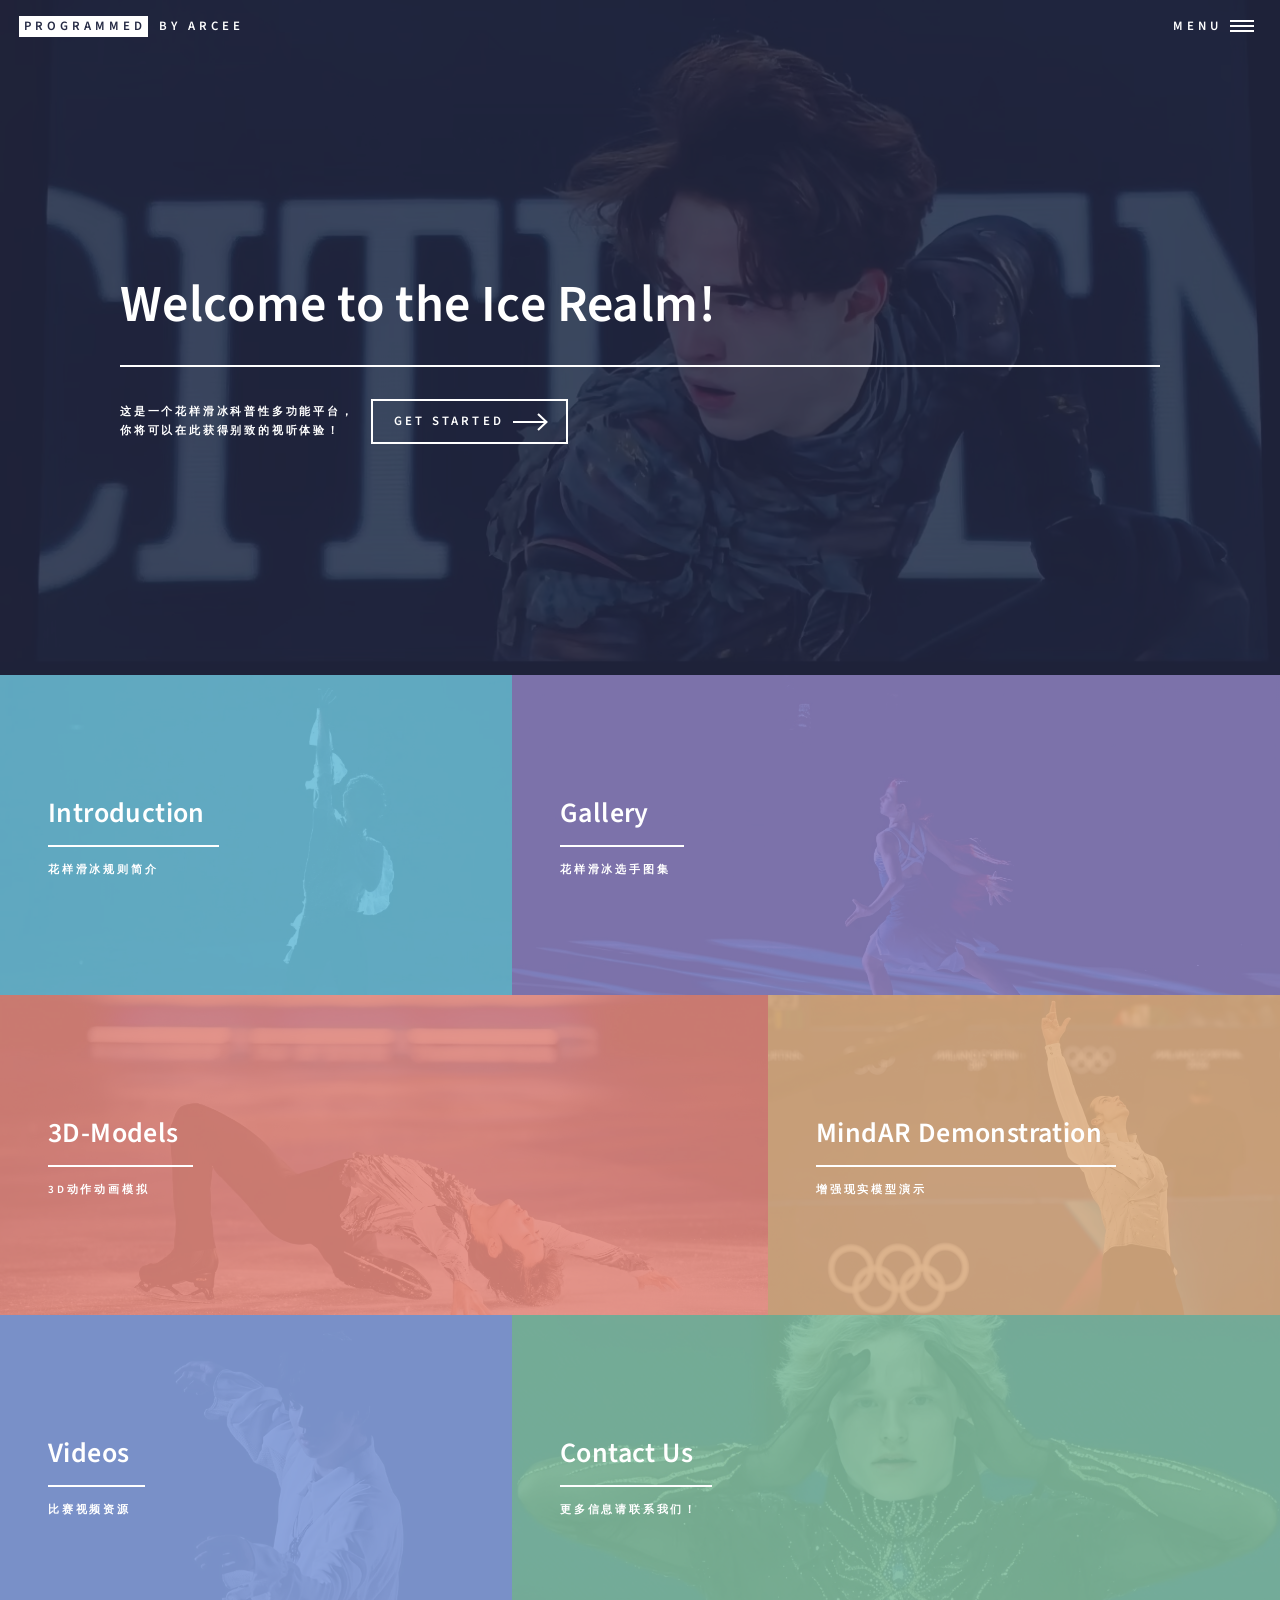
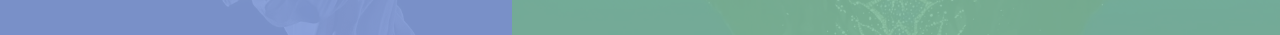
<file: index.html>
<!DOCTYPE HTML>
<!--
	Forty by HTML5 UP
	html5up.net | @ajlkn
	Free for personal and commercial use under the CCA 3.0 license (html5up.net/license)
-->
<html>
	<head>
		<title>CX's Ice Realm</title>
		<meta charset="utf-8" />
		<meta name="viewport" content="width=device-width, initial-scale=1, user-scalable=no" />
		<link rel="stylesheet" href="assets/css/main.css" />
		<noscript><link rel="stylesheet" href="assets/css/noscript.css" /></noscript>
	</head>
	<body class="is-preload">

		<!-- Wrapper -->
			<div id="wrapper">

				<!-- Header -->
					<header id="header" class="alt">
						<a href="index.html" class="logo"><strong>programmed</strong> <span>by arcee</span></a>
						<nav>
							<a href="#menu">Menu</a>
						</nav>
					</header>

				<!-- Menu -->
					<nav id="menu">
						<ul class="links">
							<li><a href="index.html">HOME</a></li>
							<li><a href="rule introduction.html">RULE</a></li>
							<li><a href="gallery.html">GALLERY</a></li>
							<li><a href="3d.html">3D-MODELs</a></li>
							<li><a href="mindar.html">MindAR</a></li>
							<li><a href="videos.html">VIDEOS</a></li>
							<li><a href="us.html">us</a></li>
						</ul>
					</nav>

				<!-- Banner -->
					<section id="banner" class="major">
						<div class="inner">
							<span class="image">
								<img src="images/pic08.jpg" alt="" />
							</span>
							<header class="major">
								<h1>Welcome to the Ice Realm!</h1>
							</header>
							<div class="content">
								<p>这是一个花样滑冰科普性多功能平台，<br />
								你将可以在此获得别致的视听体验！</p>
								<ul class="actions">
									<li><a href="#one" class="button next scrolly">Get Started</a></li>
								</ul>
							</div>
						</div>
					</section>

				<!-- Main -->
					<div id="main">

						<!-- One -->
							<section id="one" class="tiles">
								<article>
									<span class="image">
										<img src="images/pic01.jpg" alt="" />
									</span>
									<header class="major">
										<h3><a href="introduction.html" class="link">Introduction</a></h3>
										<p>花样滑冰规则简介</p>
									</header>
								</article>
								<article>
									<span class="image">
										<img src="images/pic02.jpg" alt="" />
									</span>
									<header class="major">
										<h3><a href="gallery.html" class="link">Gallery</a></h3>
										<p>花样滑冰选手图集</p>
									</header>
								</article>
								<article>
									<span class="image">
										<img src="images/pic03.jpg" alt="" />
									</span>
									<header class="major">
										<h3><a href="3d.html" class="link">3D-Models</a></h3>
										<p>3D动作动画模拟</p>
									</header>
								</article>
								<article>
									<span class="image">
										<img src="images/pic04.jpg" alt="" />
									</span>
									<header class="major">
										<h3><a href="mindar.html" class="link">MindAR Demonstration</a></h3>
										<p>增强现实模型演示</p>
									</header>
								</article>
								<article>
									<span class="image">
										<img src="images/pic05.jpg" alt="" />
									</span>
									<header class="major">
										<h3><a href="videos.html" class="link">Videos</a></h3>
										<p>比赛视频资源</p>
									</header>
								</article>
								<article>
									<span class="image">
										<img src="images/pic06.jpg" alt="" />
									</span>
									<header class="major">
										<h3><a href="us.html" class="link">Contact Us</a></h3>
										<p>更多信息请联系我们！</p>
									</header>
								</article>
							</section>
					</div>

			</div>

		<!-- Scripts -->
			<script src="assets/js/jquery.min.js"></script>
			<script src="assets/js/jquery.scrolly.min.js"></script>
			<script src="assets/js/jquery.scrollex.min.js"></script>
			<script src="assets/js/browser.min.js"></script>
			<script src="assets/js/breakpoints.min.js"></script>
			<script src="assets/js/util.js"></script>
			<script src="assets/js/main.js"></script>

	</body>
</html>
</file>
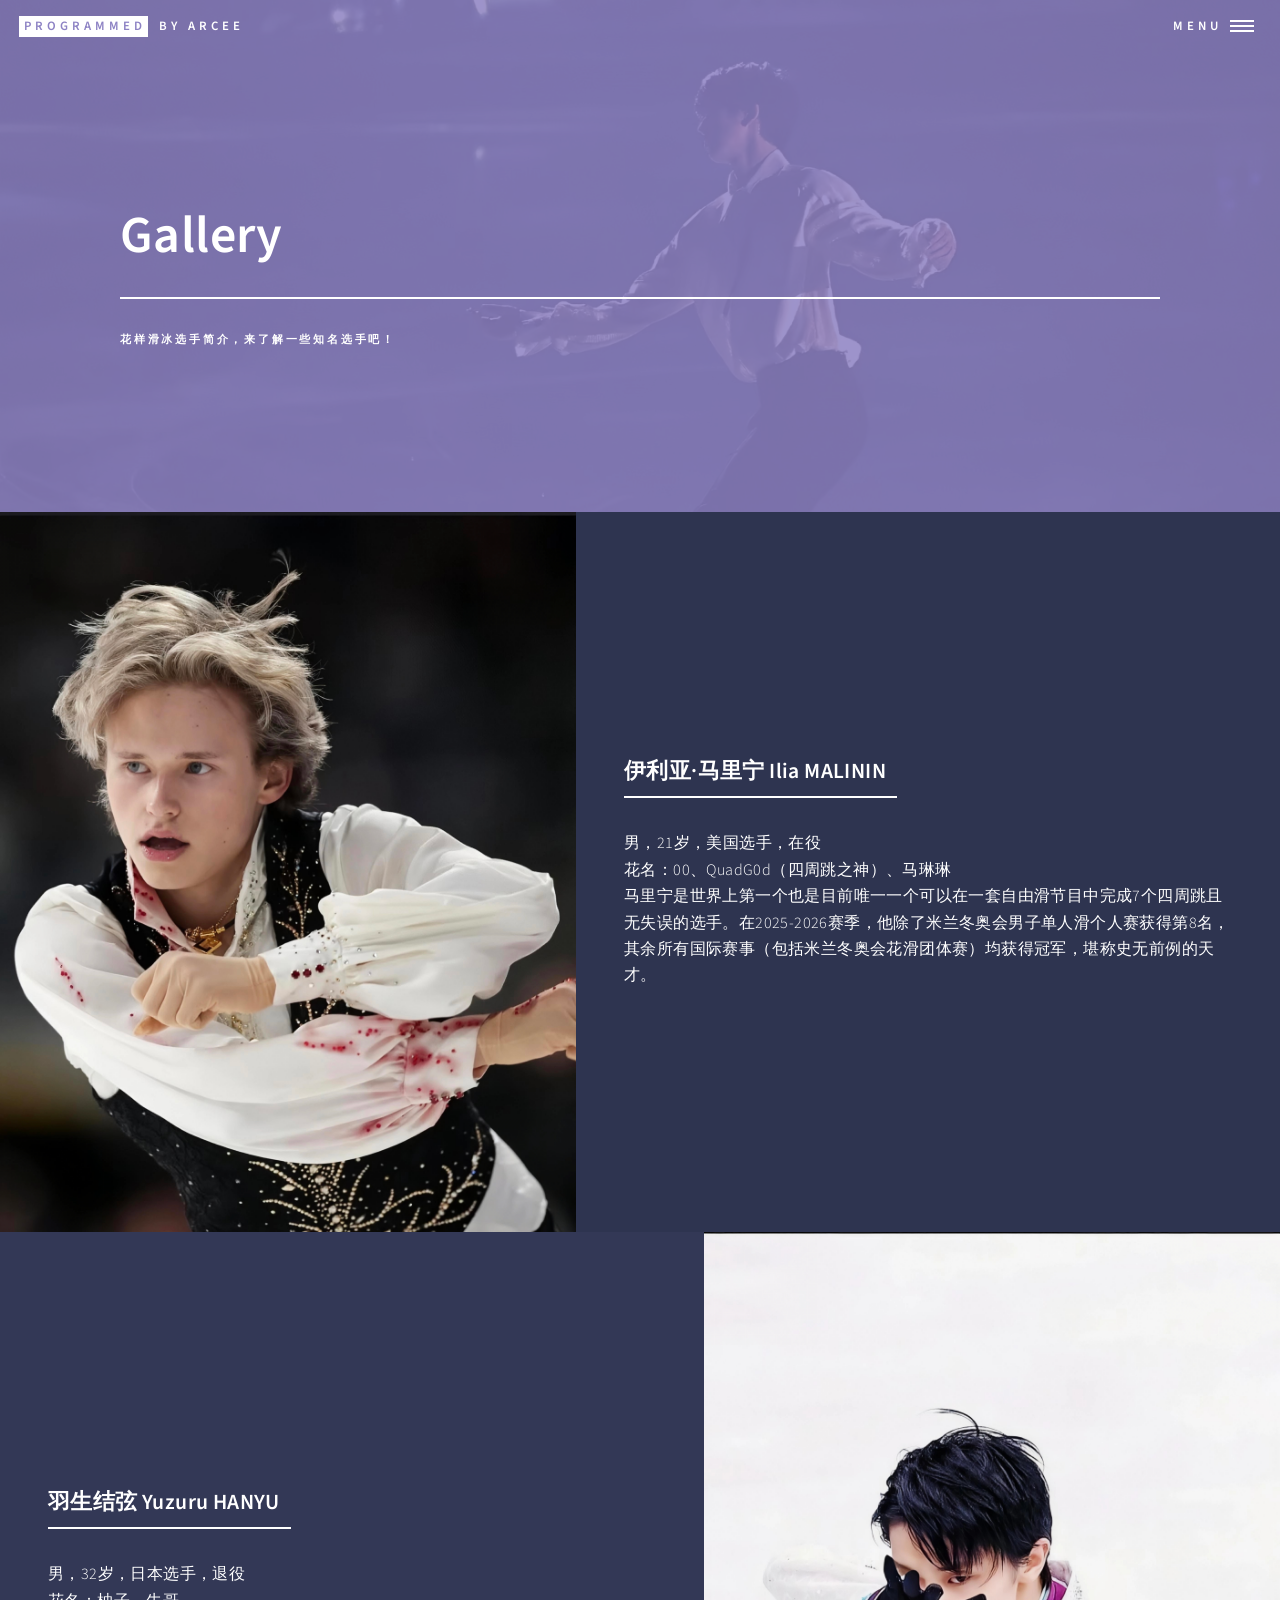
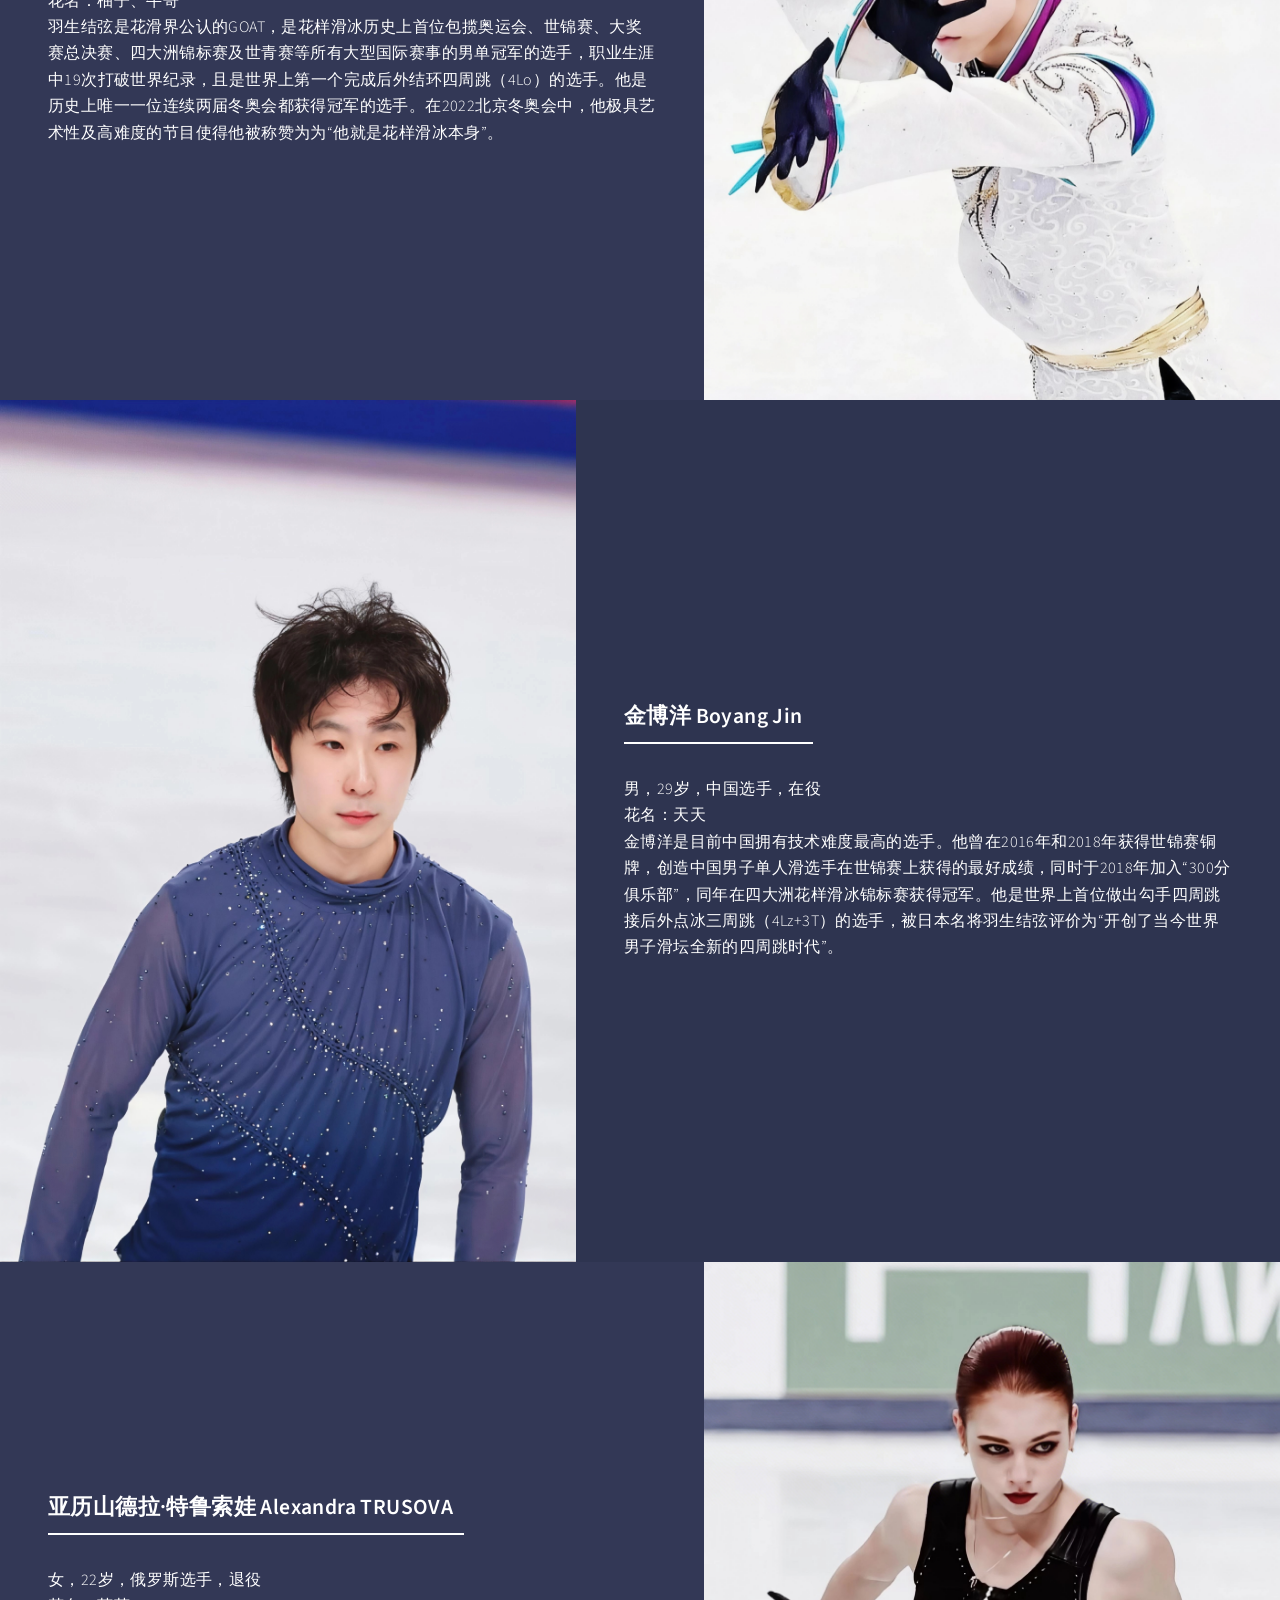
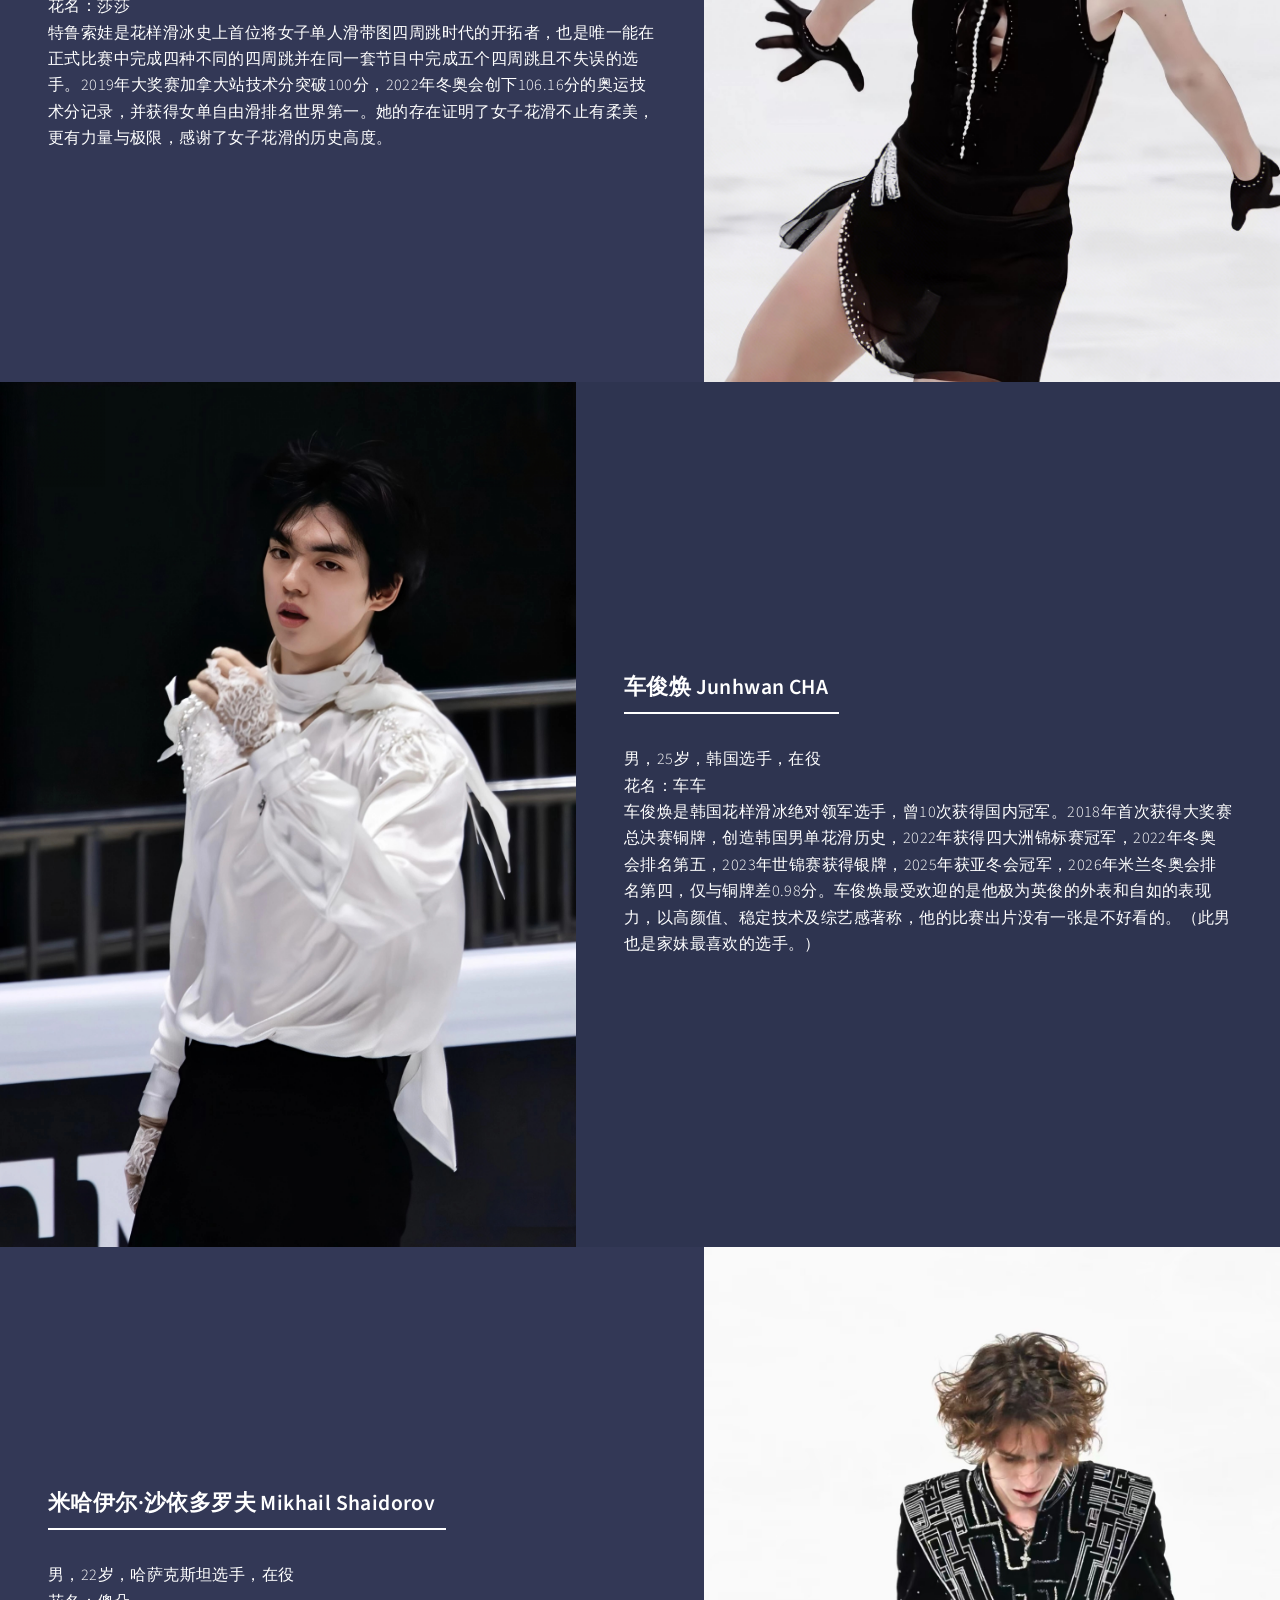
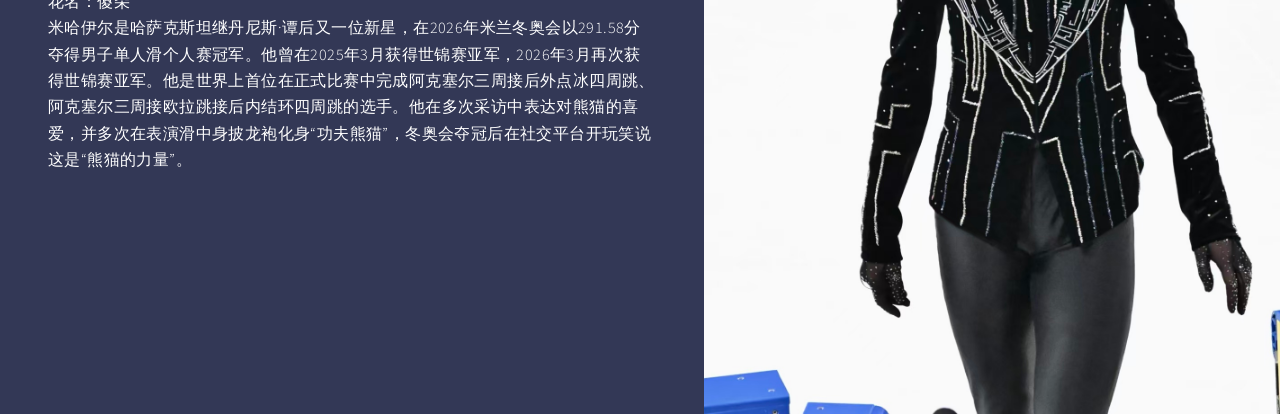
<file: gallery.html>
<!DOCTYPE HTML>
<html>
	<head>
		<title>CX's Ice Realm</title>
		<meta charset="utf-8" />
		<meta name="viewport" content="width=device-width, initial-scale=1, user-scalable=no" />
		<link rel="stylesheet" href="assets/css/main.css" />
		<noscript><link rel="stylesheet" href="assets/css/noscript.css" /></noscript>
	</head>
	<body class="is-preload">

		<!-- Wrapper -->
			<div id="wrapper">

				<!-- Header -->
				<!-- Note: The "styleN" class below should match that of the banner element. -->
					<header id="header" class="alt style2">
						<a href="index.html" class="logo"><strong>Programmed</strong> <span>by Arcee</span></a>
						<nav>
							<a href="#menu">Menu</a>
						</nav>
					</header>

				<!-- Menu -->
				<nav id="menu">
					<ul class="links">
						<li><a href="index.html">HOME</a></li>
						<li><a href="introduction.html">RULE</a></li>
						<li><a href="gallery.html">GALLERY</a></li>
						<li><a href="3d.html">3D-MODELs</a></li>
						<li><a href="mindar.html">MindAR</a></li>
						<li><a href="videos.html">VIDEOS</a></li>
						<li><a href="us.html">us</a></li>
					</ul>
				</nav>

				<!-- Banner -->
				<!-- Note: The "styleN" class below should match that of the header element. -->
					<section id="banner" class="style2">
						<div class="inner">
							<span class="image">
								<img src="images/pic07.jpg" alt="" />
							</span>
							<header class="major">
								<h1>Gallery</h1>
							</header>
							<div class="content">
								<p>花样滑冰选手简介，来了解一些知名选手吧！</p>
							</div>
						</div>
					</section>

				<!-- Main -->
					<div id="main">

						<!-- Two -->
							<section id="two" class="spotlights">
								<section>
									<div class="image">
										<img src="images/ilia.jpg" alt="" data-position="center center" />
									</div>
									<div class="content">
										<div class="inner">
											<header class="major">
												<h3>伊利亚·马里宁 Ilia MALININ</h3>
											</header>
											<p>男，21岁，美国选手，在役<br>花名：00、QuadG0d（四周跳之神）、马琳琳<br>马里宁是世界上第一个也是目前唯一一个可以在一套自由滑节目中完成7个四周跳且无失误的选手。在2025-2026赛季，他除了米兰冬奥会男子单人滑个人赛获得第8名，其余所有国际赛事（包括米兰冬奥会花滑团体赛）均获得冠军，堪称史无前例的天才。</p>
											
										</div>
									</div>
								</section>
								<section>
									<div class="image">
										<img src="images/yuzu.jpg" alt="" data-position="top center" />
									</div>
									<div class="content">
										<div class="inner">
											<header class="major">
												<h3>羽生结弦 Yuzuru HANYU</h3>
											</header>
											<p>男，32岁，日本选手，退役<br>花名：柚子、牛哥<br>羽生结弦是花滑界公认的GOAT，是花样滑冰历史上首位包揽奥运会、世锦赛、大奖赛总决赛、四大洲锦标赛及世青赛等所有大型国际赛事的男单冠军的选手，职业生涯中19次打破世界纪录，且是世界上第一个完成后外结环四周跳（4Lo）的选手。他是历史上唯一一位连续两届冬奥会都获得冠军的选手。在2022北京冬奥会中，他极具艺术性及高难度的节目使得他被称赞为为“他就是花样滑冰本身”。</p>
											
										</div>
									</div>
								</section>
								<section>
									<div class="image">
										<img src="images/jin.jpg" alt="" data-position="25% 25%" />
									</div>
									<div class="content">
										<div class="inner">
											<header class="major">
												<h3>金博洋 Boyang Jin</h3>
											</header>
											<p>男，29岁，中国选手，在役<br>花名：天天<br>金博洋是目前中国拥有技术难度最高的选手。他曾在2016年和2018年获得世锦赛铜牌，创造中国男子单人滑选手在世锦赛上获得的最好成绩，同时于2018年加入“300分俱乐部”，同年在四大洲花样滑冰锦标赛获得冠军。他是世界上首位做出勾手四周跳接后外点冰三周跳（4Lz+3T）的选手，被日本名将羽生结弦评价为“开创了当今世界男子滑坛全新的四周跳时代”。</p>
										</div>
									</div>
								</section>
                                <section>
									<div class="image">
										<img src="images/trusova.jpg" alt="" data-position="25% 25%" />
									</div>
									<div class="content">
										<div class="inner">
											<header class="major">
												<h3>亚历山德拉·特鲁索娃 Alexandra TRUSOVA</h3>
											</header>
											<p>女，22岁，俄罗斯选手，退役<br>花名：莎莎<br>特鲁索娃是花样滑冰史上首位将女子单人滑带图四周跳时代的开拓者，也是唯一能在正式比赛中完成四种不同的四周跳并在同一套节目中完成五个四周跳且不失误的选手。2019年大奖赛加拿大站技术分突破100分，2022年冬奥会创下106.16分的奥运技术分记录，并获得女单自由滑排名世界第一。她的存在证明了女子花滑不止有柔美，更有力量与极限，感谢了女子花滑的历史高度。</p>
										</div>
									</div>
								</section>
                                <section>
									<div class="image">
										<img src="images/cha.jpg" alt="" data-position="25% 25%" />
									</div>
									<div class="content">
										<div class="inner">
											<header class="major">
												<h3>车俊焕 Junhwan CHA</h3>
											</header>
											<p>男，25岁，韩国选手，在役<br>花名：车车<br>车俊焕是韩国花样滑冰绝对领军选手，曾10次获得国内冠军。2018年首次获得大奖赛总决赛铜牌，创造韩国男单花滑历史，2022年获得四大洲锦标赛冠军，2022年冬奥会排名第五，2023年世锦赛获得银牌，2025年获亚冬会冠军，2026年米兰冬奥会排名第四，仅与铜牌差0.98分。车俊焕最受欢迎的是他极为英俊的外表和自如的表现力，以高颜值、稳定技术及综艺感著称，他的比赛出片没有一张是不好看的。（此男也是家妹最喜欢的选手。）</p>
										</div>
									</div>
								</section>
                                <section>
									<div class="image">
										<img src="images/shaido.jpg" alt="" data-position="25% 25%" />
									</div>
									<div class="content">
										<div class="inner">
											<header class="major">
												<h3>米哈伊尔·沙依多罗夫 Mikhail Shaidorov</h3>
											</header>
											<p>男，22岁，哈萨克斯坦选手，在役<br>花名：傻朵<br>米哈伊尔是哈萨克斯坦继丹尼斯·谭后又一位新星，在2026年米兰冬奥会以291.58分夺得男子单人滑个人赛冠军。他曾在2025年3月获得世锦赛亚军，2026年3月再次获得世锦赛亚军。他是世界上首位在正式比赛中完成阿克塞尔三周接后外点冰四周跳、阿克塞尔三周接欧拉跳接后内结环四周跳的选手。他在多次采访中表达对熊猫的喜爱，并多次在表演滑中身披龙袍化身“功夫熊猫”，冬奥会夺冠后在社交平台开玩笑说这是“熊猫的力量”。</p>
										</div>
									</div>
								</section>
							</section>

			</div>

		<!-- Scripts -->
			<script src="assets/js/jquery.min.js"></script>
			<script src="assets/js/jquery.scrolly.min.js"></script>
			<script src="assets/js/jquery.scrollex.min.js"></script>
			<script src="assets/js/browser.min.js"></script>
			<script src="assets/js/breakpoints.min.js"></script>
			<script src="assets/js/util.js"></script>
			<script src="assets/js/main.js"></script>

	</body>
</html>
</file>
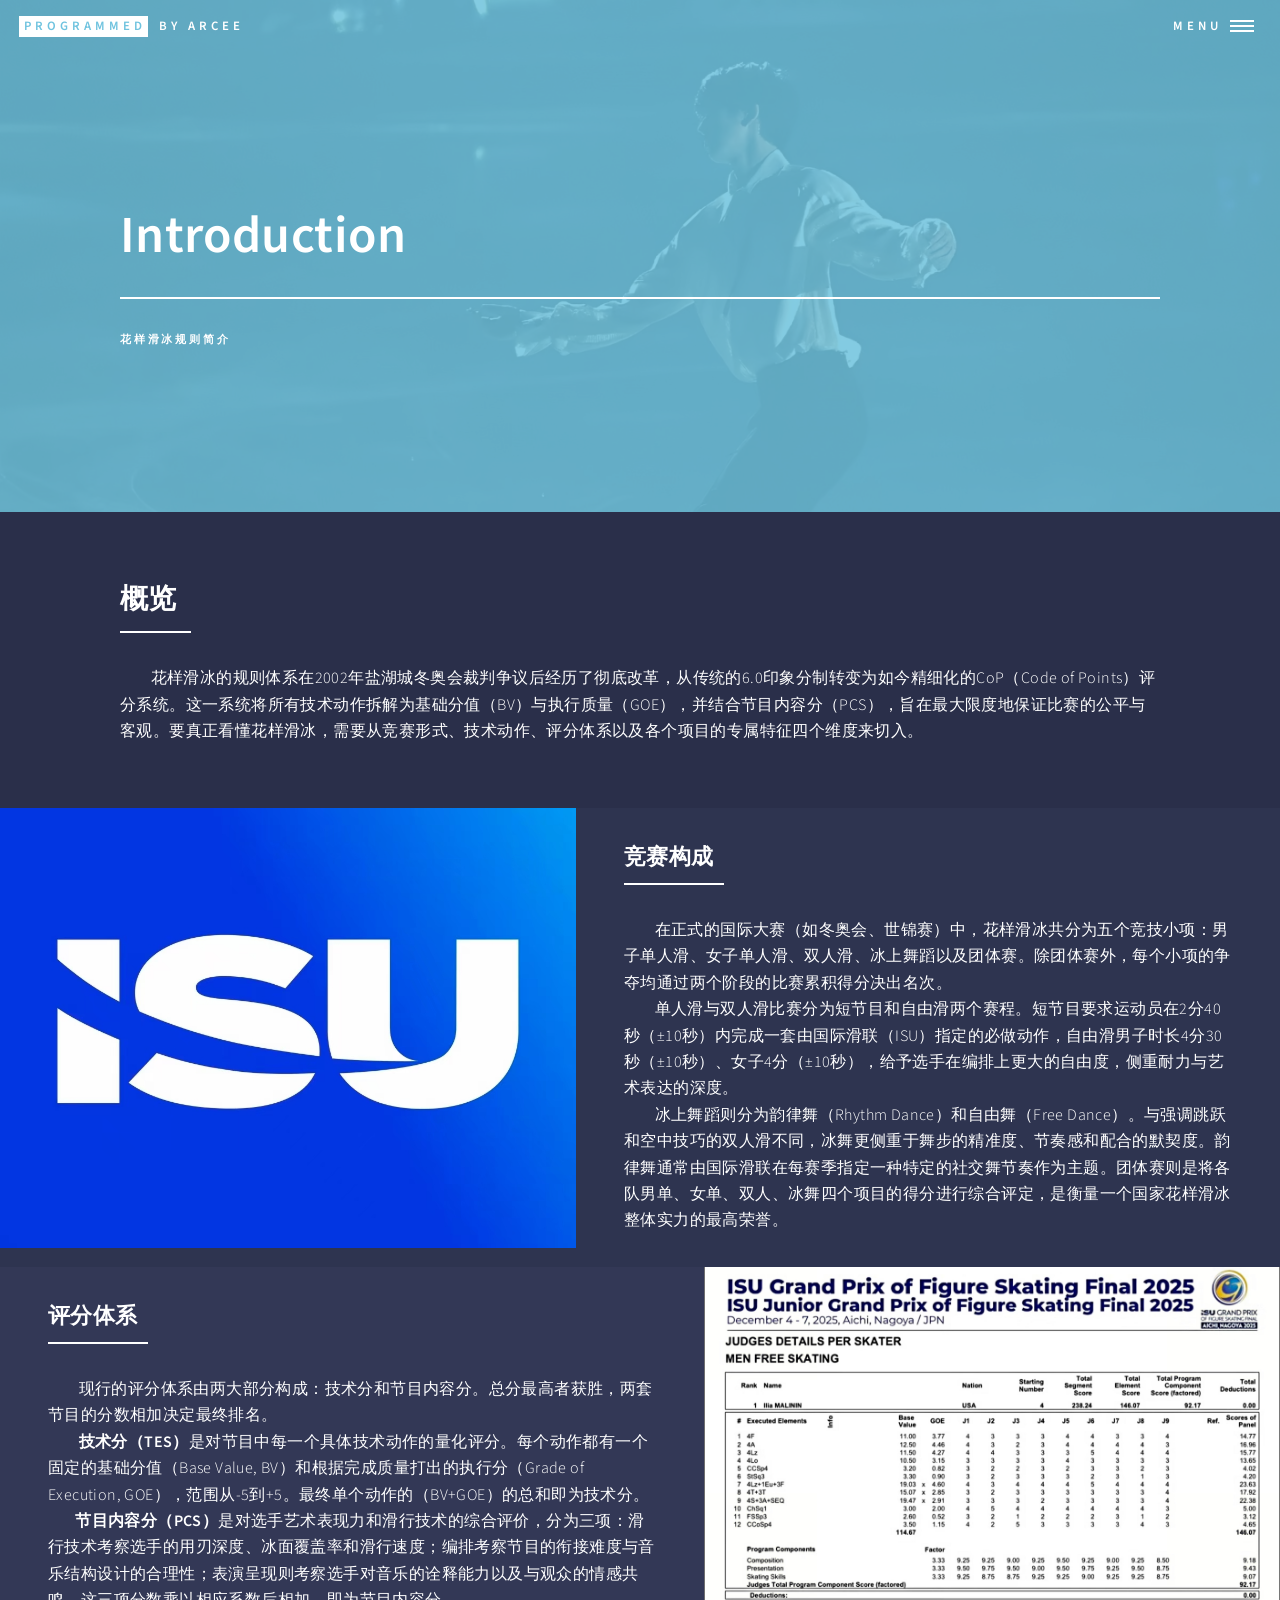
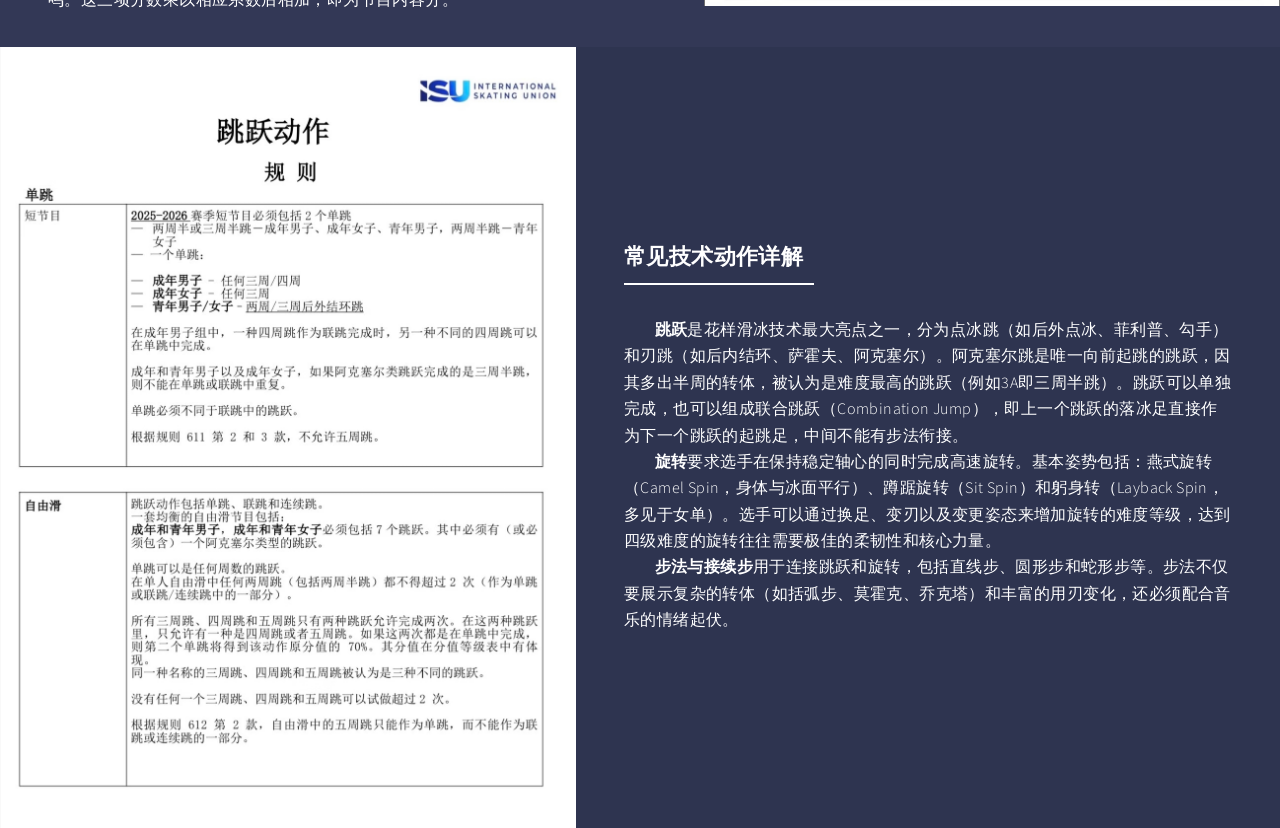
<file: introduction.html>
<!DOCTYPE HTML>
<html>
	<head>
		<title>CX's Ice Realm</title>
		<meta charset="utf-8" />
		<meta name="viewport" content="width=device-width, initial-scale=1, user-scalable=no" />
		<link rel="stylesheet" href="assets/css/main.css" />
		<noscript><link rel="stylesheet" href="assets/css/noscript.css" /></noscript>
	</head>
	<body class="is-preload">

		<!-- Wrapper -->
			<div id="wrapper">

				<!-- Header -->
				<!-- Note: The "styleN" class below should match that of the banner element. -->
					<header id="header" class="alt style1">
						<a href="index.html" class="logo"><strong>Programmed</strong> <span>by Arcee</span></a>
						<nav>
							<a href="#menu">Menu</a>
						</nav>
					</header>

				<!-- Menu -->
				<nav id="menu">
					<ul class="links">
						<li><a href="index.html">HOME</a></li>
						<li><a href="introduction.html">RULE</a></li>
						<li><a href="gallery.html">GALLERY</a></li>
						<li><a href="3d.html">3D-MODELs</a></li>
						<li><a href="mindar.html">MindAR</a></li>
						<li><a href="videos.html">VIDEOS</a></li>
						<li><a href="us.html">us</a></li>
					</ul>
				</nav>

				<!-- Banner -->
				<!-- Note: The "styleN" class below should match that of the header element. -->
					<section id="banner" class="style1">
						<div class="inner">
							<span class="image">
								<img src="images/pic07.jpg" alt="" />
							</span>
							<header class="major">
								<h1>Introduction</h1>
							</header>
							<div class="content">
								<p>花样滑冰规则简介</p>
							</div>
						</div>
					</section>

				<!-- Main -->
					<div id="main">

						<!-- One -->
							<section id="one">
								<div class="inner">
									<header class="major">
										<h2>概览</h2>
									</header>
									<p>&nbsp;&nbsp;&nbsp;&nbsp;&nbsp;&nbsp;&nbsp;&nbsp;&nbsp;花样滑冰的规则体系在2002年盐湖城冬奥会裁判争议后经历了彻底改革，从传统的6.0印象分制转变为如今精细化的CoP（Code of Points）评分系统。这一系统将所有技术动作拆解为基础分值（BV）与执行质量（GOE），并结合节目内容分（PCS），旨在最大限度地保证比赛的公平与客观。要真正看懂花样滑冰，需要从竞赛形式、技术动作、评分体系以及各个项目的专属特征四个维度来切入。</p>
								</div>
							</section>

						<!-- Two -->
							<section id="two" class="spotlights">
								<section>
									<div class="image">
										<img src="images/isu.jpg" alt="" data-position="center center" />
									</div>
									<div class="content">
										<div class="inner">
											<header class="major">
												<h3>竞赛构成</h3>
											</header>
											<p>&nbsp;&nbsp;&nbsp;&nbsp;&nbsp;&nbsp;&nbsp;&nbsp;&nbsp;在正式的国际大赛（如冬奥会、世锦赛）中，花样滑冰共分为五个竞技小项：男子单人滑、女子单人滑、双人滑、冰上舞蹈以及团体赛。除团体赛外，每个小项的争夺均通过两个阶段的比赛累积得分决出名次。<br>

&nbsp;&nbsp;&nbsp;&nbsp;&nbsp;&nbsp;&nbsp;&nbsp;&nbsp;单人滑与双人滑比赛分为短节目和自由滑两个赛程。短节目要求运动员在2分40秒（±10秒）内完成一套由国际滑联（ISU）指定的必做动作，自由滑男子时长4分30秒（±10秒）、女子4分（±10秒），给予选手在编排上更大的自由度，侧重耐力与艺术表达的深度。

<br>&nbsp;&nbsp;&nbsp;&nbsp;&nbsp;&nbsp;&nbsp;&nbsp;&nbsp;冰上舞蹈则分为韵律舞（Rhythm Dance）和自由舞（Free Dance）。与强调跳跃和空中技巧的双人滑不同，冰舞更侧重于舞步的精准度、节奏感和配合的默契度。韵律舞通常由国际滑联在每赛季指定一种特定的社交舞节奏作为主题。团体赛则是将各队男单、女单、双人、冰舞四个项目的得分进行综合评定，是衡量一个国家花样滑冰整体实力的最高荣誉。</p>
											
										</div>
									</div>
								</section>
								<section>
									<div class="image">
										<img src="images/74.jpg" alt="" data-position="top center" />
									</div>
									<div class="content">
										<div class="inner">
											<header class="major">
												<h3>评分体系</h3>
											</header>
											<p>&nbsp;&nbsp;&nbsp;&nbsp;&nbsp;&nbsp;&nbsp;&nbsp;&nbsp;现行的评分体系由两大部分构成：技术分和节目内容分。总分最高者获胜，两套节目的分数相加决定最终排名。

<br>&nbsp;&nbsp;&nbsp;&nbsp;&nbsp;&nbsp;&nbsp;&nbsp;&nbsp;<strong>技术分（TES）</strong>是对节目中每一个具体技术动作的量化评分。每个动作都有一个固定的基础分值（Base Value, BV）和根据完成质量打出的执行分（Grade of Execution, GOE），范围从-5到+5。最终单个动作的（BV+GOE）的总和即为技术分。

<br>&nbsp;&nbsp;&nbsp;&nbsp;&nbsp;&nbsp;&nbsp;&nbsp;<strong>节目内容分（PCS）</strong>是对选手艺术表现力和滑行技术的综合评价，分为三项：滑行技术考察选手的用刃深度、冰面覆盖率和滑行速度；编排考察节目的衔接难度与音乐结构设计的合理性；表演呈现则考察选手对音乐的诠释能力以及与观众的情感共鸣。这三项分数乘以相应系数后相加，即为节目内容分。</p>
											
										</div>
									</div>
								</section>
								<section>
									<div class="image">
										<img src="images/技术详解.jpg" alt="" data-position="25% 25%" />
									</div>
									<div class="content">
										<div class="inner">
											<header class="major">
												<h3>常见技术动作详解</h3>
											</header>
											<p>&nbsp;&nbsp;&nbsp;&nbsp;&nbsp;&nbsp;&nbsp;&nbsp;&nbsp;<strong>跳跃</strong>是花样滑冰技术最大亮点之一，分为点冰跳（如后外点冰、菲利普、勾手）和刃跳（如后内结环、萨霍夫、阿克塞尔）。阿克塞尔跳是唯一向前起跳的跳跃，因其多出半周的转体，被认为是难度最高的跳跃（例如3A即三周半跳）。跳跃可以单独完成，也可以组成联合跳跃（Combination Jump），即上一个跳跃的落冰足直接作为下一个跳跃的起跳足，中间不能有步法衔接。

<br>&nbsp;&nbsp;&nbsp;&nbsp;&nbsp;&nbsp;&nbsp;&nbsp;&nbsp;<strong>旋转</strong>要求选手在保持稳定轴心的同时完成高速旋转。基本姿势包括：燕式旋转（Camel Spin，身体与冰面平行）、蹲踞旋转（Sit Spin）和躬身转（Layback Spin，多见于女单）。选手可以通过换足、变刃以及变更姿态来增加旋转的难度等级，达到四级难度的旋转往往需要极佳的柔韧性和核心力量。

<br>&nbsp;&nbsp;&nbsp;&nbsp;&nbsp;&nbsp;&nbsp;&nbsp;&nbsp;<strong>步法与接续步</strong>用于连接跳跃和旋转，包括直线步、圆形步和蛇形步等。步法不仅要展示复杂的转体（如括弧步、莫霍克、乔克塔）和丰富的用刃变化，还必须配合音乐的情绪起伏。</p>
										</div>
									</div>
								</section>
							</section>

			</div>

		<!-- Scripts -->
			<script src="assets/js/jquery.min.js"></script>
			<script src="assets/js/jquery.scrolly.min.js"></script>
			<script src="assets/js/jquery.scrollex.min.js"></script>
			<script src="assets/js/browser.min.js"></script>
			<script src="assets/js/breakpoints.min.js"></script>
			<script src="assets/js/util.js"></script>
			<script src="assets/js/main.js"></script>

	</body>
</html>
</file>
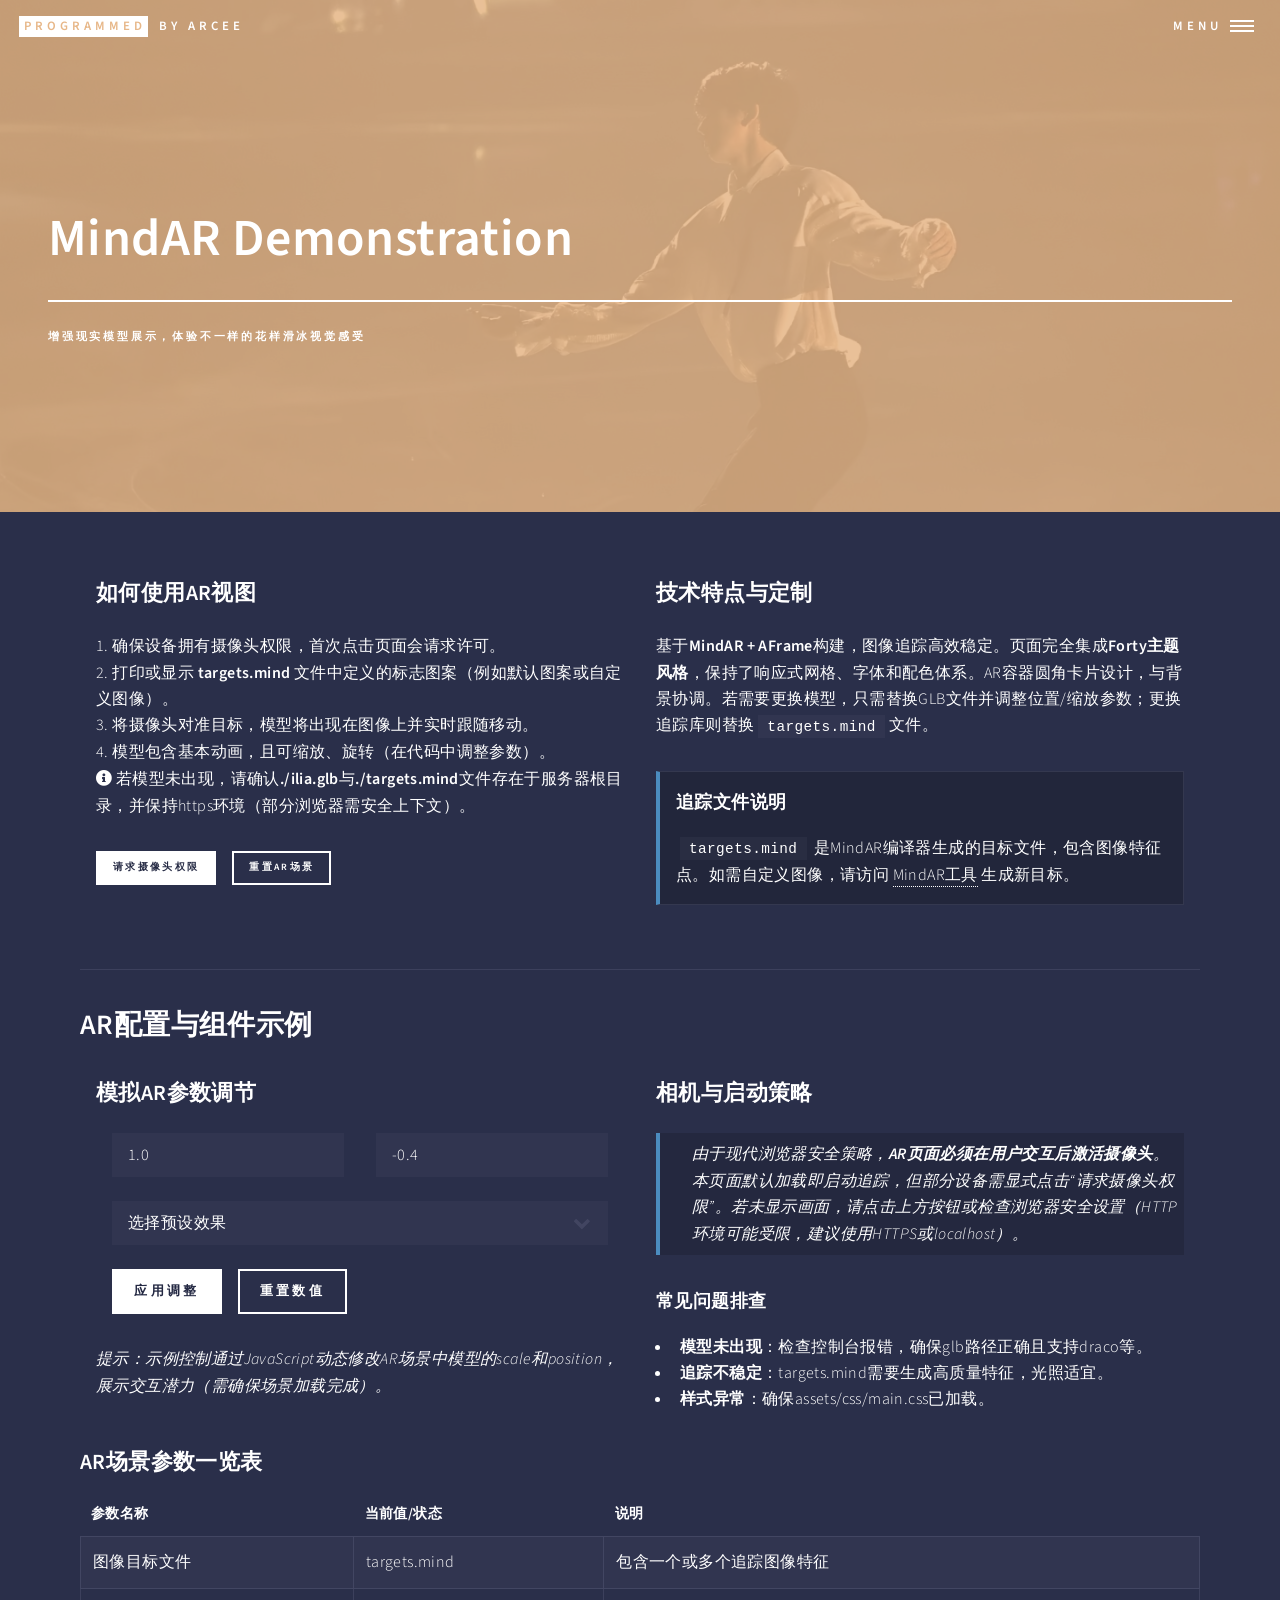
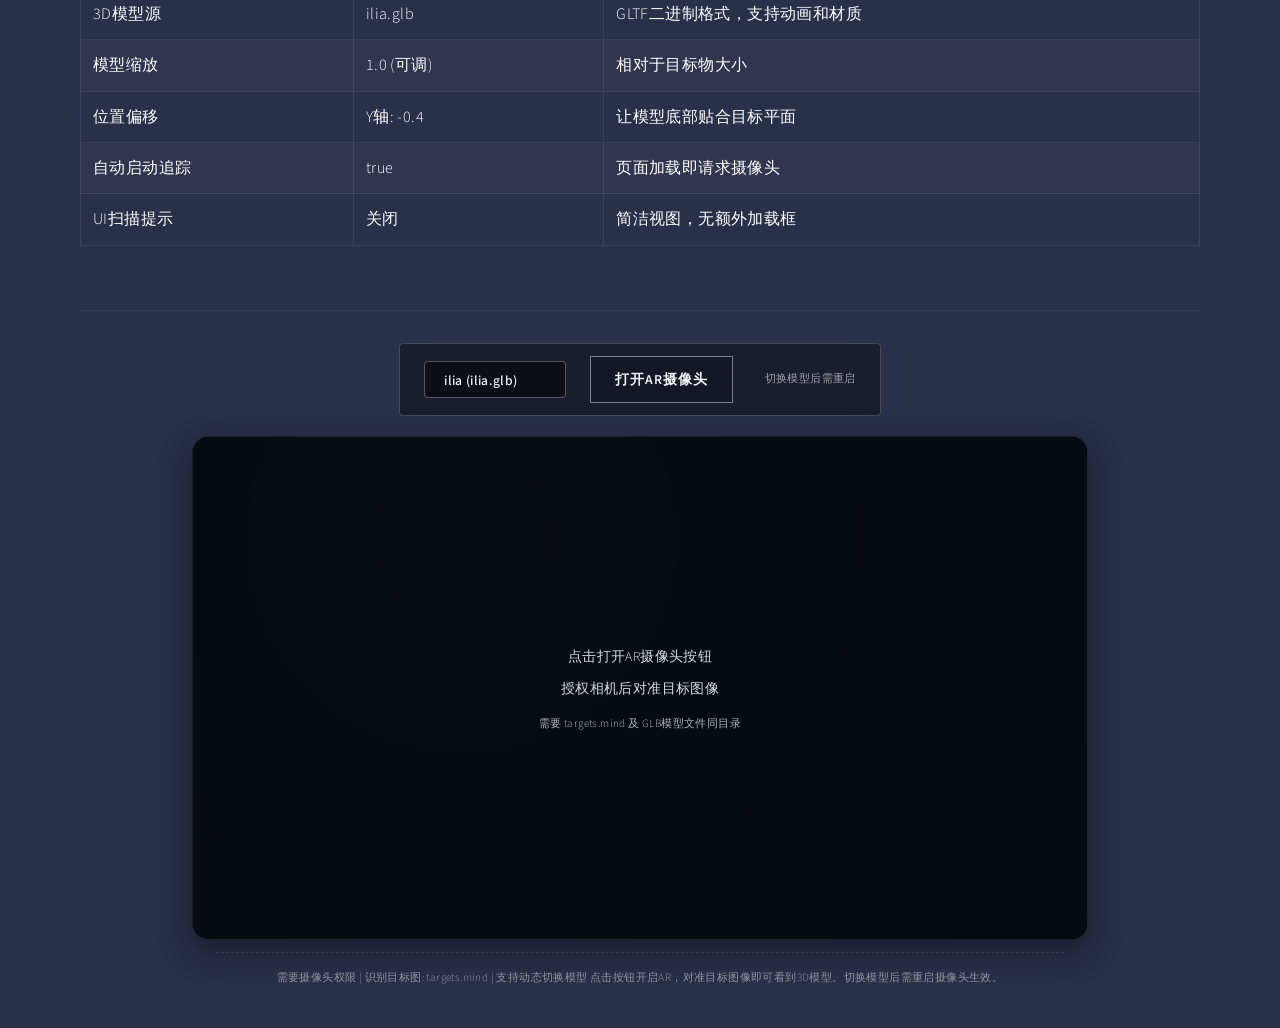
<file: mindar.html>
<!DOCTYPE HTML>
<!--
    Forty by HTML5 UP | Modified with MindAR integration
    html5up.net | @ajlkn
    Free for personal and commercial use under the CCA 3.0 license (html5up.net/license)
-->
<html>
<head>
    <title>CX's Ice Realm</title>
    <meta charset="utf-8" />
    <meta name="viewport" content="width=device-width, initial-scale=1, user-scalable=no, viewport-fit=cover" />
    <link rel="stylesheet" href="assets/css/main.css" />
    <noscript><link rel="stylesheet" href="assets/css/noscript.css" /></noscript>
    <style>
        /* 重置基础边距，让内容充分利用宽度 */
        body, #wrapper {
            max-width: 100%;
            overflow-x: hidden;
        }
        
        /* 调整inner容器的左右内边距 */
        .inner {
            padding-left: 2rem !important;
            padding-right: 2rem !important;
            max-width: 100% !important;
        }
        
        @media screen and (max-width: 736px) {
            .inner {
                padding-left: 1rem !important;
                padding-right: 1rem !important;
            }
        }
        
        /* 文字叙述部分 - 全宽布局 */
        .info-section {
            max-width: 100%;
            margin: 0 auto 1.5rem auto;
            width: 100%;
        }
        
        .info-section .row {
            margin-left: 0;
            margin-right: 0;
        }
        
        .info-section .row > [class*="col-"] {
            padding-left: 1rem;
            padding-right: 1rem;
        }
        
        /* 表格全宽 */
        .table-wrapper {
            max-width: 100%;
            margin: 0 auto;
            width: 100%;
        }
        
        /* AR卡片 - 摄像头保持80%宽度居中 */
        .ar-card {
            background: transparent;
            margin: 0 auto;
            padding: 0;
            border-radius: 0;
            max-width: 80%;
            width: 80%;
            margin-left: auto;
            margin-right: auto;
        }
        
        /* 控制栏：模型选择和开关按钮放在同一行 */
        .control-bar {
            display: flex;
            justify-content: space-between;
            align-items: center;
            gap: 1.5rem;
            margin-bottom: 1.2rem;
            padding: 0.75rem 1.5rem;
            background: rgba(20, 25, 35, 0.75);
            backdrop-filter: blur(12px);
            border-radius: 0.25rem;
            width: fit-content;
            max-width: 90%;
            margin-left: auto;
            margin-right: auto;
            border: 1px solid rgba(255, 255, 255, 0.2);
            flex-wrap: wrap;
        }
        
        .model-selector {
            display: flex;
            align-items: center;
            gap: 0.8rem;
        }
        
        .model-selector label {
            font-size: 0.85rem;
            font-weight: 600;
            letter-spacing: 0.5px;
            color: #eef2fc;
            opacity: 0.9;
        }
        
        .model-selector select {
            background: rgba(0, 0, 0, 0.5);
            border: 1px solid rgba(255, 255, 255, 0.3);
            border-radius: 0.25rem;
            padding: 0.5rem 1.2rem;
            color: #f0f3f8;
            font-weight: 500;
            font-size: 0.85rem;
            cursor: pointer;
            outline: none;
            transition: all 0.2s;
            font-family: 'Source Sans Pro', 'Helvetica Neue', sans-serif;
        }
        
        .model-selector select:hover {
            border-color: rgba(88, 176, 255, 0.7);
            background: rgba(0, 0, 0, 0.7);
        }
        
        .model-selector select option {
            background: #1e2430;
            color: #fff;
        }
        
        /* 方块形按钮 - 与模型选择器在同一行 */
        .control-btn {
            background: transparent !important;
            border: 1px solid rgba(255, 255, 255, 0.45) !important;
            border-radius: 0rem !important;
            color: #f0f3f8 !important;
            font-weight: 600 !important;
            letter-spacing: 1px !important;
            padding: 0.5rem 1.5rem !important;
            font-size: 0.85rem !important;
            transition: all 0.25s ease !important;
            box-shadow: none !important;
            background-color: rgba(0,0,0,0.2) !important;
            text-align: center;
            cursor: pointer;
            display: inline-flex;
            align-items: center;
            justify-content: center;
            gap: 0.5rem;
            text-decoration: none;
            font-family: 'Source Sans Pro', 'Helvetica Neue', sans-serif;
            white-space: nowrap;
        }
        
        .control-btn:hover {
            border-color: rgba(88, 176, 255, 0.9) !important;
            background: rgba(255, 255, 255, 0.1) !important;
            transform: translateY(-2px);
            color: #ffffff !important;
        }
        
        .control-btn:active {
            transform: translateY(1px);
        }
        
        /* 提示切换文本 */
        .switch-hint {
            font-size: 0.7rem;
            opacity: 0.6;
            margin-left: 0.5rem;
        }
        
        /* 摄像头窗口 */
        .camera-window {
            position: relative;
            width: 100%;
            aspect-ratio: 16/9;
            overflow: hidden;
            background: #0a0c10;
            box-shadow: 0 0.75rem 2rem rgba(0, 0, 0, 0.4);
            border-radius: 1rem;
            border: 1px solid rgba(255, 255, 255, 0.1);
        }
        
        .camera-window iframe {
            width: 100%;
            height: 100%;
            border: none;
            display: block;
            pointer-events: auto;
        }
        
        .ar-note {
            text-align: center;
            font-size: 0.7rem;
            margin: 0.8rem 1.5rem 0.5rem 1.5rem;
            opacity: 0.65;
            color: #ccc;
            border-top: 1px dashed rgba(255,255,255,0.15);
            padding-top: 1rem;
        }
        
        .camera-window {
            background: radial-gradient(circle at 30% 20%, #0e1620, #020406);
        }
        
        /* 引导浮层 */
        .iframe-guide-overlay {
            position: absolute;
            top: 0;
            left: 0;
            width: 100%;
            height: 100%;
            background: rgba(6, 12, 18, 0.92);
            backdrop-filter: blur(12px);
            display: flex;
            align-items: center;
            justify-content: center;
            flex-direction: column;
            color: white;
            text-align: center;
            z-index: 20;
            border-radius: inherit;
            pointer-events: none;
            transition: opacity 0.25s;
            font-family: 'Source Sans Pro', 'Helvetica Neue', sans-serif;
            padding: 1rem;
        }
        
        .iframe-guide-overlay p {
            font-size: 0.85rem;
            opacity: 0.85;
            max-width: 85%;
            margin: 0.3rem 0;
        }
        
        .iframe-guide-overlay small {
            font-size: 0.7rem;
            opacity: 0.7;
            margin-top: 0.6rem;
        }
        
        @media (max-width: 736px) {
            .ar-card {
                max-width: 95%;
                width: 95%;
            }
            .control-bar {
                gap: 1rem;
                padding: 0.6rem 1rem;
            }
            .control-btn {
                padding: 0.4rem 1rem !important;
                font-size: 0.75rem !important;
            }
            .model-selector label {
                font-size: 0.75rem;
            }
            .model-selector select {
                padding: 0.4rem 1rem;
                font-size: 0.75rem;
            }
            .camera-window {
                aspect-ratio: 3 / 4;
            }
            .switch-hint {
                display: none;
            }
        }
        
        /* Banner 样式覆盖 - 让MindAR Demonstration靠左，不要居中 */
        #banner {
            position: relative;
            text-align: left !important;
        }
        
        #banner .inner {
            text-align: left !important;
            display: block !important;
        }
        
        #banner .major {
            text-align: left !important;
            margin: 0 0 0.5rem 0 !important;
        }
        
        #banner .major h1 {
            text-align: left !important;
        }
        
        #banner .content {
            text-align: left !important;
        }
        
        #banner .content p {
            text-align: left !important;
        }
        
        /* 确保banner内的图片不影响文字左对齐 */
        #banner .image {
            text-align: left;
        }
        
        .inner > header.major {
            text-align: center;
            margin-bottom: 1.8rem;
        }
        
        hr.major {
            margin: 2rem 0;
        }
        
        .box {
            background: rgba(0,0,0,0.2);
            border-left: 4px solid #4b8cbf;
            padding: 1rem;
        }
        
        blockquote {
            background: rgba(0,0,0,0.15);
            border-left: 4px solid #4b8cbf;
        }
        
        h2, h3, h4 {
            text-align: left;
        }
        
        .gtr-200 {
            margin-top: 0 !important;
        }
    </style>
</head>
<body class="is-preload">

    <!-- Wrapper -->
    <div id="wrapper">

        <!-- Header -->
        <header id="header" class="alt style4">
            <a href="index.html" class="logo"><strong>Programmed</strong> <span>by Arcee</span></a>
            <nav>
                <a href="#menu">Menu</a>
            </nav>
        </header>

        <!-- Menu -->
        <nav id="menu">
            <ul class="links">
                <li><a href="index.html">HOME</a></li>
                <li><a href="introduction.html">RULE</a></li>
                <li><a href="gallery.html">GALLERY</a></li>
                <li><a href="3d.html">3D-MODELs</a></li>
                <li><a href="mindar.html">MindAR</a></li>
                <li><a href="videos.html">VIDEOS</a></li>
                <li><a href="us.html">us</a></li>
            </ul>
        </nav>
        
        <!-- Banner 区域 - MindAR Demonstration 靠左显示 -->
        <section id="banner" class="style4">
            <div class="inner">
                <span class="image">
                    <img src="images/pic07.jpg" alt="" />
                </span>
                <header class="major">
                    <h1>MindAR Demonstration</h1>
                </header>
                <div class="content">
                    <p>增强现实模型展示，体验不一样的花样滑冰视觉感受</p>
                </div>
            </div>
        </section>

        <!-- Main 内容区域 -->
        <div id="main" >
            <section id="one">
                <div class="inner">
                    <!-- 文字叙述部分 - 全宽从左到右排布 -->
                    <div class="info-section">
                        <div class="row gtr-200">
                            <div class="col-6 col-12-medium">
                                <h3>如何使用AR视图</h3>
                                <p>
                                    1. 确保设备拥有摄像头权限，首次点击页面会请求许可。<br>
                                    2. 打印或显示 <strong>targets.mind</strong> 文件中定义的标志图案（例如默认图案或自定义图像）。<br>
                                    3. 将摄像头对准目标，模型将出现在图像上并实时跟随移动。<br>
                                    4. 模型包含基本动画，且可缩放、旋转（在代码中调整参数）。<br>
                                    <span class="icon solid fa-info-circle"></span> 若模型未出现，请确认<strong>./ilia.glb</strong>与<strong>./targets.mind</strong>文件存在于服务器根目录，并保持https环境（部分浏览器需安全上下文）。
                                </p>
                                <ul class="actions small" style="margin-top: 1rem;">
                                    <li><a href="#" id="requestCameraBtn" class="button primary small">请求摄像头权限</a></li>
                                    <li><a href="#" id="reloadArBtn" class="button small">重置AR场景</a></li>
                                </ul>
                            </div>
                            <div class="col-6 col-12-medium">
                                <h3>技术特点与定制</h3>
                                <p>
                                    基于<strong>MindAR + AFrame</strong>构建，图像追踪高效稳定。页面完全集成<strong>Forty主题风格</strong>，保持了响应式网格、字体和配色体系。AR容器圆角卡片设计，与背景协调。若需要更换模型，只需替换GLB文件并调整位置/缩放参数；更换追踪库则替换<code>targets.mind</code>文件。
                                </p>
                                <div class="box" style="margin-top: 1rem;">
                                    <h4>追踪文件说明</h4>
                                    <p><code>targets.mind</code> 是MindAR编译器生成的目标文件，包含图像特征点。如需自定义图像，请访问 <a href="https://hiukim.github.io/mind-ar-js-doc/" target="_blank">MindAR工具</a> 生成新目标。</p>
                                </div>
                            </div>
                        </div>

                        <hr class="major" />
                        
                        <!-- AR配置与组件示例 -->
                        <h2>AR配置与组件示例</h2>
                        <div class="row gtr-200">
                            <div class="col-6 col-12-medium">
                                <h3>模拟AR参数调节</h3>
                                <form method="post" action="#" id="arSettingsForm">
                                    <div class="row gtr-uniform">
                                        <div class="col-6 col-12-xsmall">
                                            <input type="text" name="model-scale" id="modelScale" value="1.0" placeholder="模型缩放 (0.5~2.0)" />
                                        </div>
                                        <div class="col-6 col-12-xsmall">
                                            <input type="text" name="model-ypos" id="modelYPos" value="-0.4" placeholder="Y轴位置偏移" />
                                        </div>
                                        <div class="col-12">
                                            <select name="demo-category" id="arDemoSelect">
                                                <option value="">选择预设效果</option>
                                                <option value="1">默认 (ilia模型)</option>
                                                <option value="2">高亮模型轮廓(仅示例)</option>
                                                <option value="3">增加辅助光效</option>
                                            </select>
                                        </div>
                                        <div class="col-12">
                                            <ul class="actions">
                                                <li><input type="button" id="applyArSetting" value="应用调整" class="primary" /></li>
                                                <li><input type="reset" value="重置数值" /></li>
                                            </ul>
                                        </div>
                                    </div>
                                </form>
                                <p class="small"><em>提示：示例控制通过JavaScript动态修改AR场景中模型的scale和position，展示交互潜力（需确保场景加载完成）。</em></p>
                            </div>
                            <div class="col-6 col-12-medium">
                                <h3>相机与启动策略</h3>
                                <blockquote>
                                    由于现代浏览器安全策略，<strong>AR页面必须在用户交互后激活摄像头</strong>。本页面默认加载即启动追踪，但部分设备需显式点击“请求摄像头权限”。若未显示画面，请点击上方按钮或检查浏览器安全设置（HTTP环境可能受限，建议使用HTTPS或localhost）。
                                </blockquote>
                                <h4>常见问题排查</h4>
                                <ul>
                                    <li><strong>模型未出现</strong>：检查控制台报错，确保glb路径正确且支持draco等。</li>
                                    <li><strong>追踪不稳定</strong>：targets.mind需要生成高质量特征，光照适宜。</li>
                                    <li><strong>样式异常</strong>：确保assets/css/main.css已加载。</li>
                                </ul>
                            </div>
                        </div>
                        
                        <!-- AR场景参数一览表 -->
                        <h3>AR场景参数一览表</h3>
                        <div class="table-wrapper">
                            <table class="alt">
                                <thead>
                                    <tr>
                                        <th>参数名称</th>
                                        <th>当前值/状态</th>
                                        <th>说明</th>
                                    </tr>
                                </thead>
                                <tbody>
                                    <tr>
                                        <td>图像目标文件</td>
                                        <td>targets.mind</td>
                                        <td>包含一个或多个追踪图像特征</td>
                                    </tr>
                                    <tr>
                                        <td>3D模型源</td>
                                        <td>ilia.glb</td>
                                        <td>GLTF二进制格式，支持动画和材质</td>
                                    </tr>
                                    <tr>
                                        <td>模型缩放</td>
                                        <td>1.0 (可调)</td>
                                        <td>相对于目标物大小</td>
                                    </tr>
                                    <tr>
                                        <td>位置偏移</td>
                                        <td>Y轴: -0.4</td>
                                        <td>让模型底部贴合目标平面</td>
                                    </tr>
                                    <tr>
                                        <td>自动启动追踪</td>
                                        <td>true</td>
                                        <td>页面加载即请求摄像头</td>
                                    </tr>
                                    <tr>
                                        <td>UI扫描提示</td>
                                        <td>关闭</td>
                                        <td>简洁视图，无额外加载框</td>
                                    </tr>
                                </tbody>
                            </table>
                        </div>
                    </div>
                    
                    <hr class="major" />
                    
                    <!-- AR核心模块：控制栏（模型选择+开关按钮）在同一行，摄像头在下 -->
                    <div class="ar-card">
                        <!-- 控制栏：模型选择和开关按钮放在一起 -->
                        <div class="control-bar">
                            <div class="model-selector">
                                <select id="modelSelect">
                                    <option value="ilia.glb">ilia (ilia.glb)</option>
                                    <option value="ilia3.glb">ilia3 (ilia3.glb)</option>
                                    <option value="Ilia2.glb">Ilia2 (ilia2.0.glb)</option>
                                </select>
                            </div>
                            <button class="control-btn" id="toggleCameraBtn">
                                <span class="btn-text">打开AR摄像头</span>
                            </button>
                            <span class="switch-hint">切换模型后需重启</span>
                        </div>
                        
                        <!-- 摄像头窗口 -->
                        <div class="camera-window" id="cameraWindow">
                            <iframe id="arIframe" title="MindAR 识别场景" allow="camera; autoplay; vr; gyroscope; accelerometer" allowfullscreen></iframe>
                        </div>
                        
                        <div class="ar-note">
                            需要摄像头权限 | 识别目标图: targets.mind | 支持动态切换模型
                            点击按钮开启AR，对准目标图像即可看到3D模型。切换模型后需重启摄像头生效。
                        </div>
                    </div>
                </div>
            </section>
        </div>
    </div>

    <!-- Scripts -->
    <script src="assets/js/jquery.min.js"></script>
    <script src="assets/js/jquery.scrolly.min.js"></script>
    <script src="assets/js/jquery.scrollex.min.js"></script>
    <script src="assets/js/browser.min.js"></script>
    <script src="assets/js/breakpoints.min.js"></script>
    <script src="assets/js/util.js"></script>
    <script src="assets/js/main.js"></script>
    
    <!-- AR控制逻辑 -->
    <script>
        (function() {
            const iframe = document.getElementById('arIframe');
            const toggleBtn = document.getElementById('toggleCameraBtn');
            const modelSelect = document.getElementById('modelSelect');
            const btnTextSpan = toggleBtn?.querySelector('.btn-text');
            const requestCameraBtn = document.getElementById('requestCameraBtn');
            const reloadArBtn = document.getElementById('reloadArBtn');
            const applySettingBtn = document.getElementById('applyArSetting');
            
            const MINDAR_BASE = './mindar-view.html';
            
            let isCameraActive = false;
            let guideOverlay = null;
            let currentModel = modelSelect ? modelSelect.value : 'ilia.glb';
            
            // 生成包含模型名称、缩放、位置全套参数的 URL
            function getMindarUrlWithModel(modelName) {
                const scale = document.getElementById('modelScale')?.value || '1.0';
                const yPos = document.getElementById('modelYPos')?.value || '-0.4';
                return `${MINDAR_BASE}?model=${encodeURIComponent(modelName)}&scale=${encodeURIComponent(scale)}&ypos=${encodeURIComponent(yPos)}`;
            }
            
            function updateButtonUI() {
                if (!toggleBtn) return;
                if (isCameraActive) {
                    if (btnTextSpan) btnTextSpan.textContent = '关闭AR摄像头';
                    toggleBtn.style.borderColor = 'rgba(255, 100, 80, 0.7)';
                } else {
                    if (btnTextSpan) btnTextSpan.textContent = '打开AR摄像头';
                    toggleBtn.style.borderColor = 'rgba(255, 255, 255, 0.45)';
                }
            }
            
            function createGuideOverlay() {
                if (guideOverlay) return;
                const wrapper = document.querySelector('.camera-window');
                if (!wrapper) return;
                const existing = wrapper.querySelector('.iframe-guide-overlay');
                if (existing) {
                    guideOverlay = existing;
                    return;
                }
                const div = document.createElement('div');
                div.className = 'iframe-guide-overlay';
                div.innerHTML = `
                    <p>点击打开AR摄像头按钮</p>
                    <p>授权相机后对准目标图像</p>
                    <small>需要 targets.mind 及 GLB模型文件同目录</small>
                `;
                wrapper.style.position = 'relative';
                wrapper.appendChild(div);
                guideOverlay = div;
            }
            
            function hideGuideOverlay() {
                if (guideOverlay && guideOverlay.parentNode) {
                    guideOverlay.style.opacity = '0';
                    setTimeout(() => {
                        if (guideOverlay && guideOverlay.parentNode) guideOverlay.parentNode.removeChild(guideOverlay);
                        guideOverlay = null;
                    }, 200);
                } else if (guideOverlay) {
                    guideOverlay = null;
                }
                const wrapper = document.querySelector('.camera-window');
                if (wrapper) {
                    const existOverlay = wrapper.querySelector('.iframe-guide-overlay');
                    if (existOverlay && !guideOverlay) existOverlay.remove();
                }
            }
            
            function showGuideOverlayIfNeeded() {
                if (!isCameraActive || iframe.src === 'about:blank' || iframe.src === '') {
                    if (!guideOverlay) createGuideOverlay();
                    if (guideOverlay) guideOverlay.style.opacity = '1';
                } else {
                    if (guideOverlay) hideGuideOverlay();
                }
            }
            
            function closeCamera() {
                if (iframe.src !== 'about:blank') {
                    iframe.src = 'about:blank';
                }
                isCameraActive = false;
                updateButtonUI();
                setTimeout(() => {
                    showGuideOverlayIfNeeded();
                }, 30);
                console.log('[MindAR] 摄像头已关闭');
            }
            
            // 加载页面时获取最新的模型选择
            function loadMindarPage() {
                if (guideOverlay) hideGuideOverlay();
                const selectedModel = modelSelect ? modelSelect.value : 'ilia.glb';
                currentModel = selectedModel;
                
                // 自动读取当前的下拉框模型以及上面的参数输入框数值
                const targetUrl = getMindarUrlWithModel(currentModel);
                iframe.src = targetUrl;
                isCameraActive = true;
                updateButtonUI();
                console.log(`[MindAR] 加载AR页面，URL: ${targetUrl}`);
                
                const loadTimeout = setTimeout(() => {
                    if (isCameraActive && iframe.src !== 'about:blank' && iframe.src.indexOf('mindar-view') !== -1) {
                        console.log('[MindAR] 等待相机授权...');
                    } else if (isCameraActive && (iframe.src === 'about:blank' || iframe.src === '')) {
                        console.error('[MindAR] 启动失败');
                        isCameraActive = false;
                        updateButtonUI();
                        showGuideOverlayIfNeeded();
                    }
                }, 5000);
                
                iframe.onload = () => {
                    clearTimeout(loadTimeout);
                    if (iframe.src !== 'about:blank' && iframe.src.indexOf('mindar-view') !== -1) {
                        hideGuideOverlay();
                    } else if (iframe.src === 'about:blank') {
                        isCameraActive = false;
                        updateButtonUI();
                        showGuideOverlayIfNeeded();
                    }
                    iframe.onload = null;
                };
                
                iframe.onerror = () => {
                    clearTimeout(loadTimeout);
                    isCameraActive = false;
                    updateButtonUI();
                    iframe.src = 'about:blank';
                    showGuideOverlayIfNeeded();
                    iframe.onerror = null;
                };
            }
            
            function toggleCamera() {
                if (isCameraActive) {
                    closeCamera();
                } else {
                    loadMindarPage();
                }
            }
            
            function requestCameraPermission() {
                if (!isCameraActive) {
                    loadMindarPage();
                } else {
                    closeCamera();
                    setTimeout(() => loadMindarPage(), 300);
                }
            }
            
            function resetARScene() {
                if (isCameraActive) {
                    closeCamera();
                    setTimeout(() => loadMindarPage(), 300);
                } else {
                    loadMindarPage();
                }
            }
            
            function applySettings() {
                const scale = document.getElementById('modelScale')?.value || '1.0';
                const yPos = document.getElementById('modelYPos')?.value || '-0.4';
                if (iframe.contentWindow && isCameraActive) {
                    iframe.contentWindow.postMessage({ type: 'adjustModel', scale: parseFloat(scale), yOffset: parseFloat(yPos) }, '*');
                    console.log(`[MindAR] 发送调整指令: scale=${scale}, yOffset=${yPos}`);
                } else {
                    console.log('[MindAR] AR未启动，无法应用设置');
                }
            }
            
            if (modelSelect) {
                modelSelect.addEventListener('change', function() {
                    const newModel = this.value;
                    if (newModel !== currentModel) {
                        currentModel = newModel;
                        if (isCameraActive) {
                            console.log(`[MindAR] 模型已切换至 ${newModel}，自动重启AR...`);
                            closeCamera();
                            setTimeout(() => loadMindarPage(), 300);
                        } else {
                            console.log(`[MindAR] 模型已选择: ${newModel}，下次启动生效`);
                        }
                    }
                });
            }
            
            const observer = new MutationObserver(() => {
                if (!isCameraActive || iframe.src === 'about:blank' || iframe.src === '') {
                    showGuideOverlayIfNeeded();
                } else {
                    if (iframe.src.indexOf('mindar-view') !== -1) hideGuideOverlay();
                }
            });
            observer.observe(iframe, { attributes: true, attributeFilter: ['src'] });
            
            if (toggleBtn) {
                toggleBtn.addEventListener('click', (e) => {
                    e.preventDefault();
                    toggleCamera();
                });
            }
            
            if (requestCameraBtn) {
                requestCameraBtn.addEventListener('click', (e) => {
                    e.preventDefault();
                    requestCameraPermission();
                });
            }
            
            if (reloadArBtn) {
                reloadArBtn.addEventListener('click', (e) => {
                    e.preventDefault();
                    resetARScene();
                });
            }
            
            if (applySettingBtn) {
                applySettingBtn.addEventListener('click', (e) => {
                    e.preventDefault();
                    applySettings();
                });
            }
            
            iframe.src = 'about:blank';
            isCameraActive = false;
            updateButtonUI();
            createGuideOverlay();
            if (guideOverlay) guideOverlay.style.opacity = '1';
            
            document.body.style.overflowX = 'hidden';
            const wrapperDiv = document.getElementById('wrapper');
            if (wrapperDiv) wrapperDiv.style.overflowX = 'hidden';
        })();
    </script>
</body>
</html>
</file>
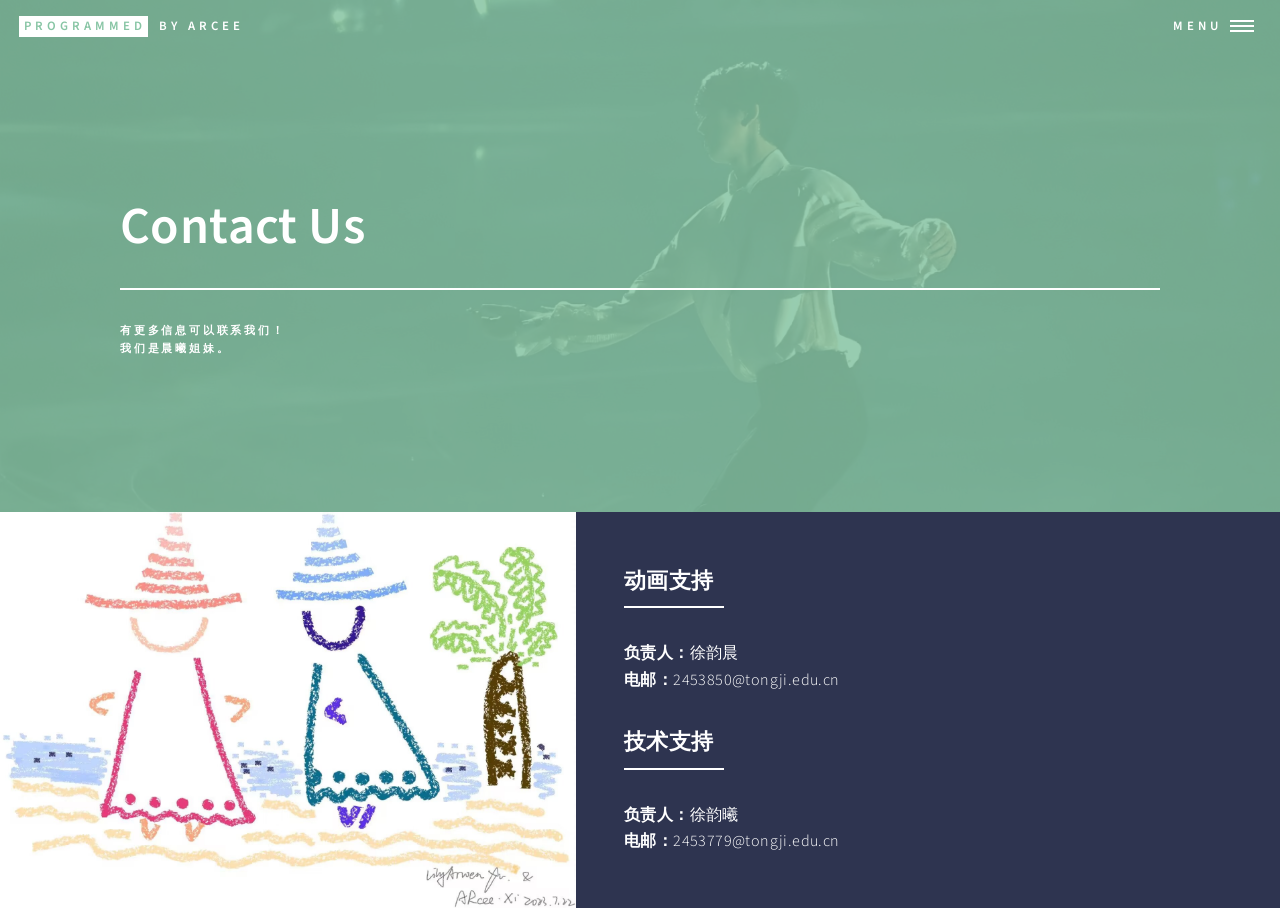
<file: us.html>
<!DOCTYPE HTML>
<html>
	<head>
		<title>CX's Ice Realm</title>
		<meta charset="utf-8" />
		<meta name="viewport" content="width=device-width, initial-scale=1, user-scalable=no" />
		<link rel="stylesheet" href="assets/css/main.css" />
		<noscript><link rel="stylesheet" href="assets/css/noscript.css" /></noscript>
	</head>
	<body class="is-preload">

		<!-- Wrapper -->
			<div id="wrapper">

				<!-- Header -->
				<!-- Note: The "styleN" class below should match that of the banner element. -->
					<header id="header" class="alt style6">
						<a href="index.html" class="logo"><strong>Programmed</strong> <span>by Arcee</span></a>
						<nav>
							<a href="#menu">Menu</a>
						</nav>
					</header>

				<!-- Menu -->
				<nav id="menu">
					<ul class="links">
						<li><a href="index.html">HOME</a></li>
						<li><a href="introduction.html">RULE</a></li>
						<li><a href="gallery.html">GALLERY</a></li>
						<li><a href="3d.html">3D-MODELs</a></li>
						<li><a href="mindar.html">MindAR</a></li>
						<li><a href="videos.html">VIDEOS</a></li>
						<li><a href="us.html">us</a></li>
					</ul>
				</nav>

				<!-- Banner -->
				<!-- Note: The "styleN" class below should match that of the header element. -->
					<section id="banner" class="style6">
						<div class="inner">
							<span class="image">
								<img src="images/pic07.jpg" alt="" />
							</span>
							<header class="major">
								<h1>Contact Us</h1>
							</header>
							<div class="content">
								<p>有更多信息可以联系我们！<br>我们是晨曦姐妹。</p>
							</div>
						</div>
					</section>

				<!-- Main -->
					<div id="main">
						<!-- Two -->
							<section id="two" class="spotlights">
								<section>
									<div class="image">
										<img src="images/pic012.jpg" alt="" data-position="25% 25%" />
									</div>
									<div class="content">
										<div class="inner">
											<header class="major">
												<h3>动画支持</h3>
											</header>
											<p><strong>负责人：</strong>徐韵晨<br><strong>电邮：</strong>2453850@tongji.edu.cn</p>
										</div>
                                        <div class="inner">
											<header class="major">
												<h3>技术支持</h3>
											</header>
											<p><strong>负责人：</strong>徐韵曦<br><strong>电邮：</strong>2453779@tongji.edu.cn</p>
										</div>
									</div>
								</section>
							</section>

			</div>

		<!-- Scripts -->
			<script src="assets/js/jquery.min.js"></script>
			<script src="assets/js/jquery.scrolly.min.js"></script>
			<script src="assets/js/jquery.scrollex.min.js"></script>
			<script src="assets/js/browser.min.js"></script>
			<script src="assets/js/breakpoints.min.js"></script>
			<script src="assets/js/util.js"></script>
			<script src="assets/js/main.js"></script>

	</body>
</html>
</file>
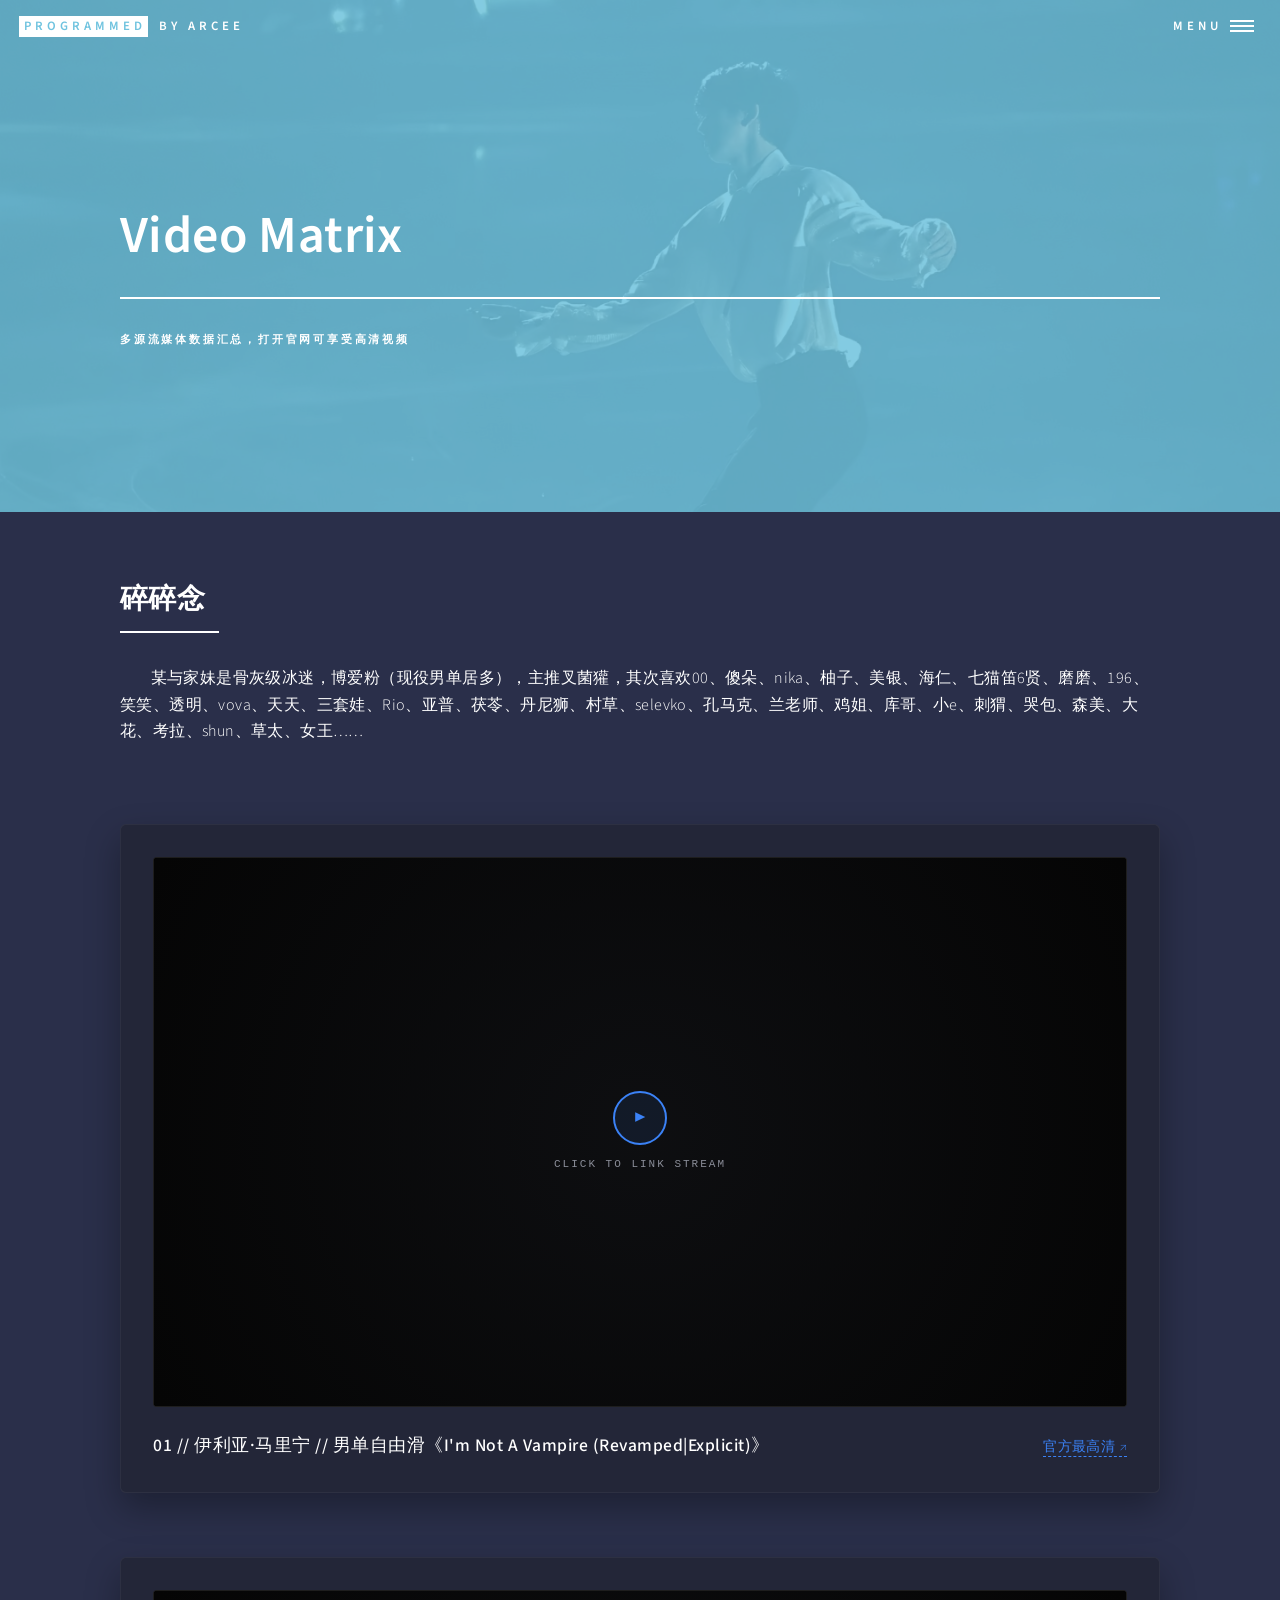
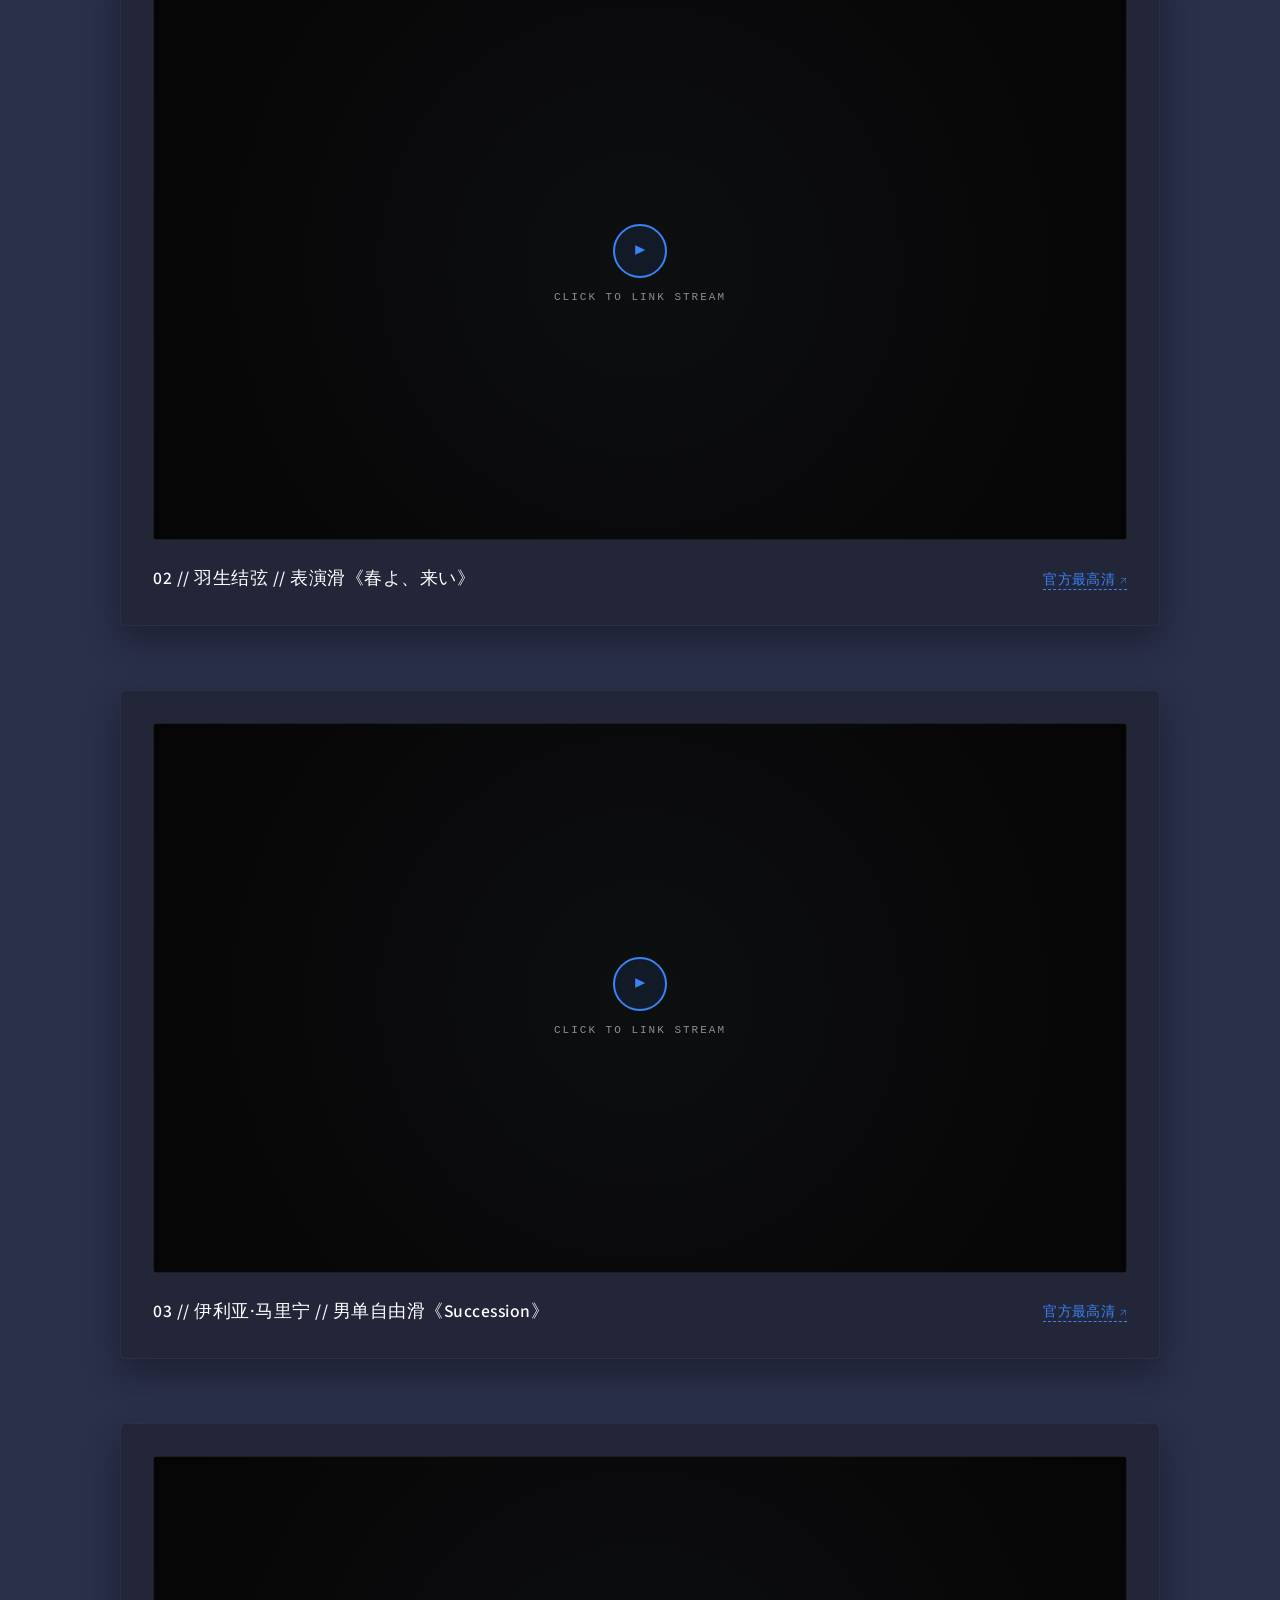
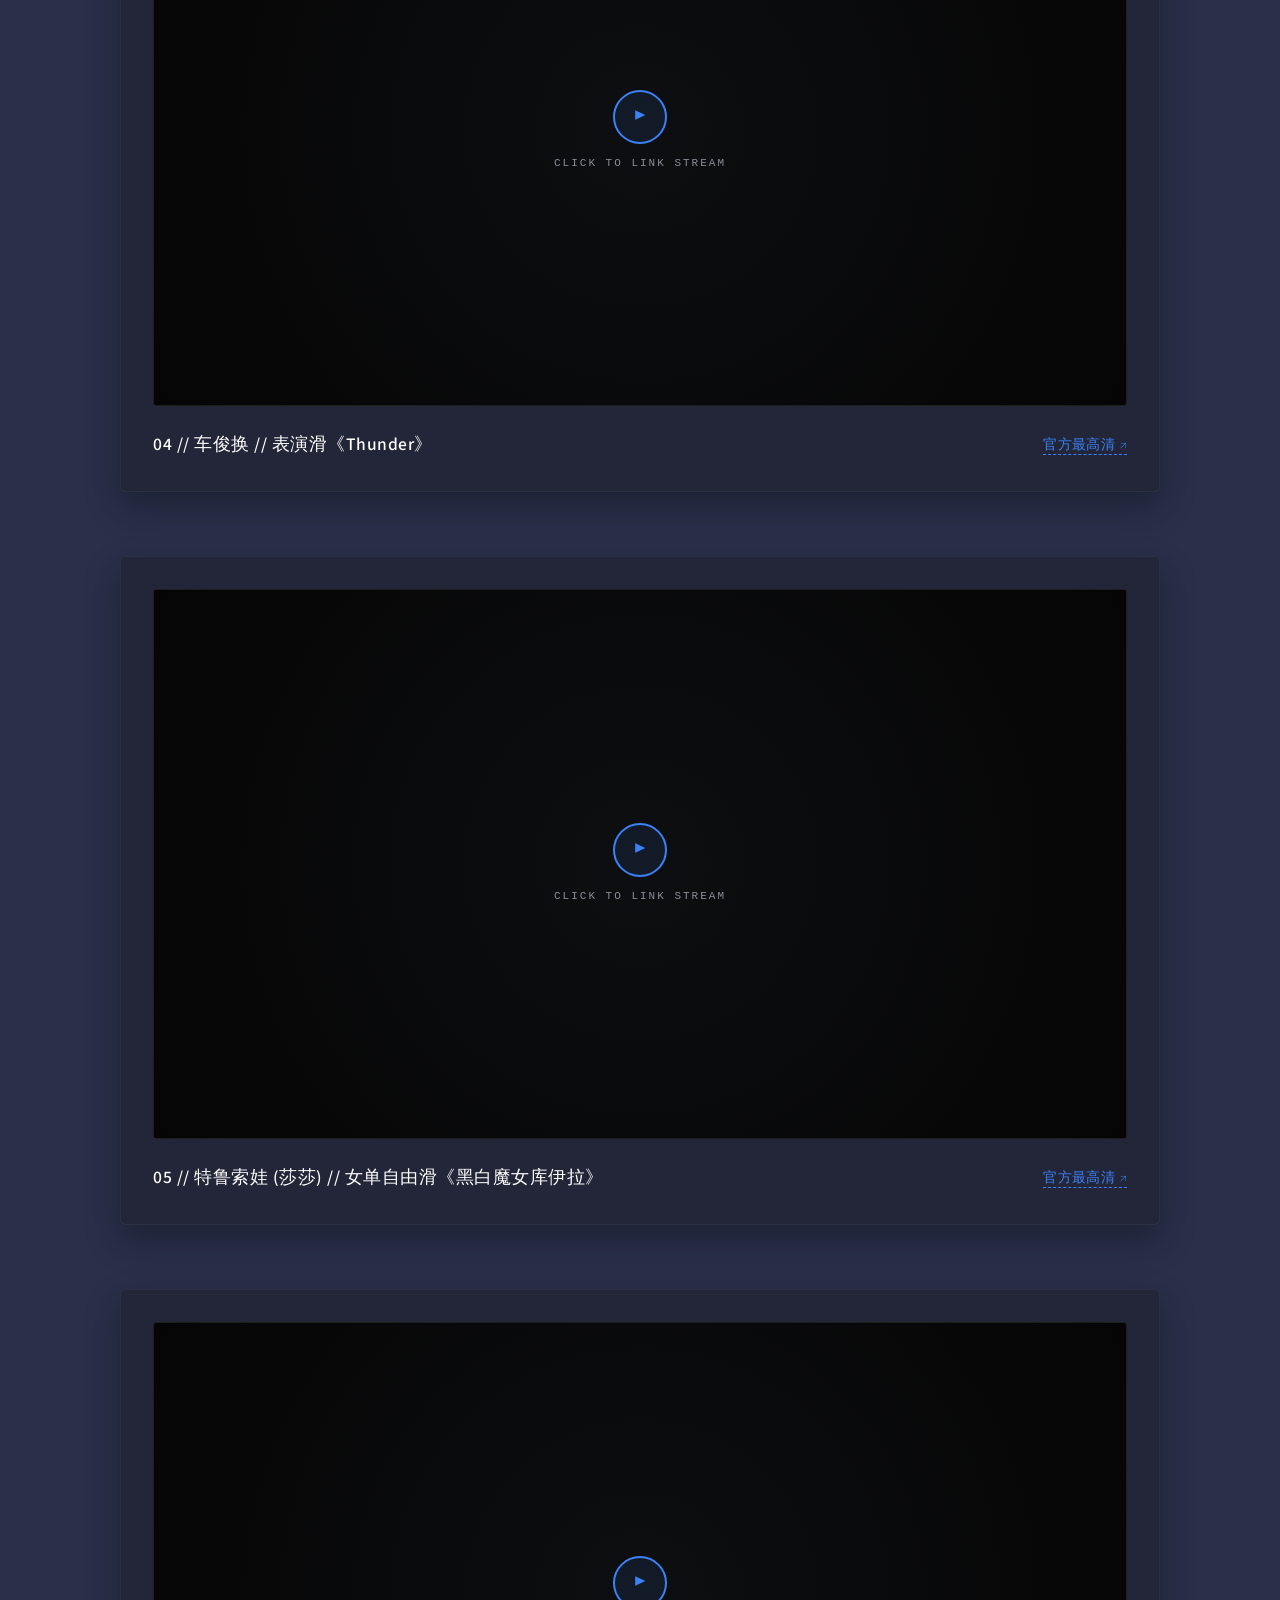
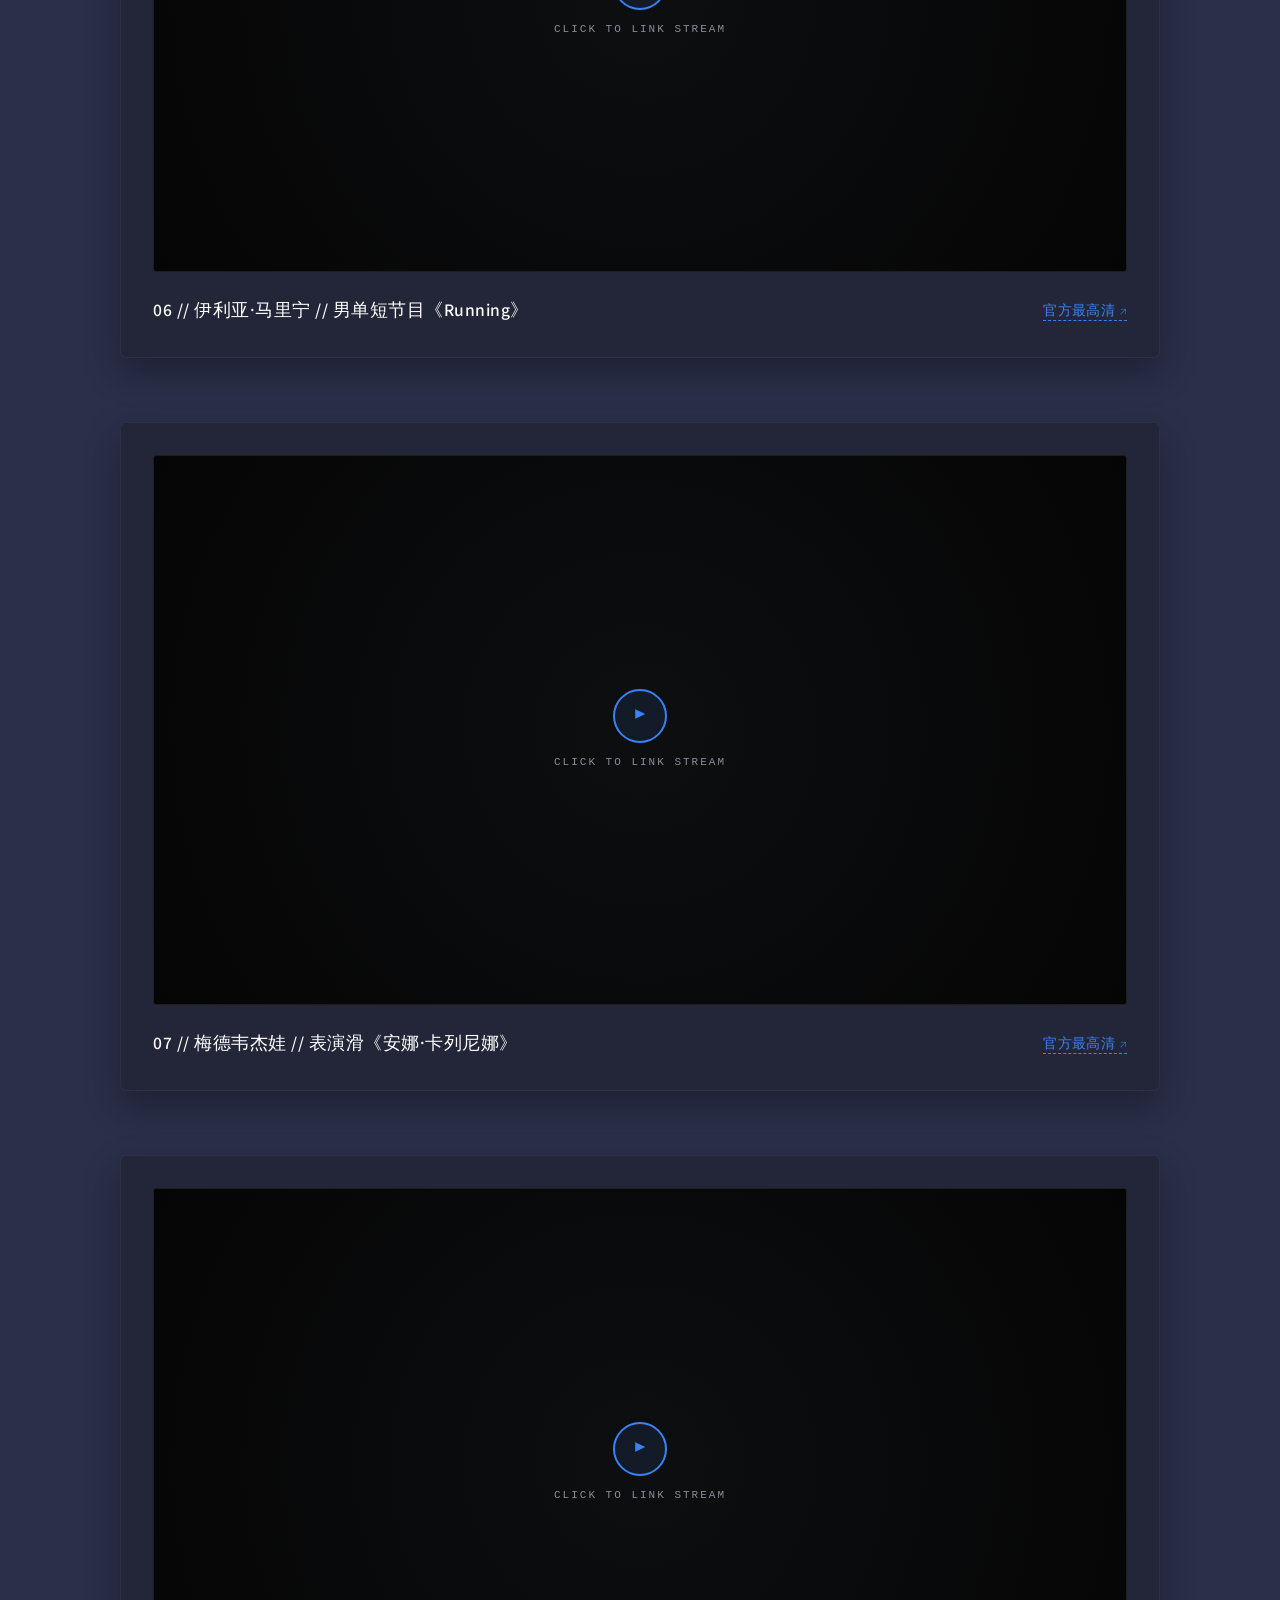
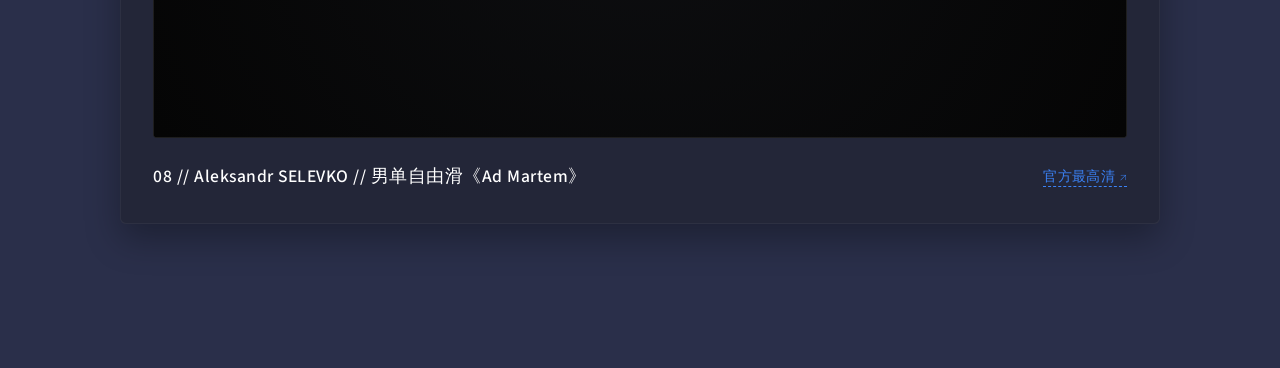
<file: videos.html>
<!DOCTYPE HTML>
<html lang="zh-CN">
	<head>
		<title>CX's Ice Realm - Videos</title>
		<meta charset="utf-8" />
		<meta name="viewport" content="width=device-width, initial-scale=1, user-scalable=no" />
		<link rel="stylesheet" href="assets/css/main.css" />
		<noscript><link rel="stylesheet" href="assets/css/noscript.css" /></noscript>
		<style>
			/* 深度融合：在不破坏原主题 main.css 的前提下，优雅植入视频矩阵组件 */
			
			/* 渐进式视频展示容器（下拉式） */
			.video-matrix-container {
				padding: 3em 0;
			}

			.video-section-card {
				background: rgba(26, 27, 30, 0.4);
				border: 1px solid rgba(255, 255, 255, 0.05);
				border-radius: 6px;
				margin-bottom: 4em;
				padding: 2em;
				box-shadow: 0 15px 35px rgba(0, 0, 0, 0.3);
				transition: border-color 0.3s ease;
			}

			.video-section-card:hover {
				border-color: #3b82f6;
			}

			/* 视频核心播放视口外壳（16:9 响应式比例） */
			.video-player-wrapper {
				position: relative;
				width: 100%;
				padding-top: 56.25%; /* 16:9 Aspect Ratio */
				background-color: #050505;
				border-radius: 4px;
				overflow: hidden;
				border: 1px solid rgba(255, 255, 255, 0.1);
			}

			.video-player-wrapper iframe {
				position: absolute;
				top: 0;
				left: 0;
				width: 100%;
				height: 100%;
				border: none;
				background-color: #000000;
			}

			/* 分布式拦截矩阵：定向对B站跳转热区进行物理断路 */
			.blocker-group {
				position: absolute;
				top: 0; left: 0; width: 100%; height: 100%;
				z-index: 4;
				display: none;
				pointer-events: none;
			}
			/* 1. 锁死中央区 */
			.blocker-center {
				position: absolute;
				top: 10%; left: 10%; width: 80%; height: 65%;
				background: transparent; pointer-events: auto;
			}
			/* 2. 锁死右上角 */
			.blocker-top-right {
				position: absolute;
				top: 0; right: 0; width: 35%; height: 15%;
				background: transparent; pointer-events: auto;
			}
			/* 3. 锁死右下角Logo */
			.blocker-bottom-right {
				position: absolute;
				bottom: 40px; right: 0; width: 120px; height: 50px;
				background: transparent; pointer-events: auto;
			}

			/* 冷启动控制蒙层 */
			.click-capture-overlay {
				position: absolute;
				top: 0; left: 0; width: 100%; height: 100%;
				background: radial-gradient(circle, rgba(16,17,20,0.85) 0%, rgba(5,5,5,0.98) 100%);
				display: flex; flex-direction: column; justify-content: center; align-items: center;
				z-index: 5; cursor: pointer; transition: all 0.3s ease;
			}
			.click-capture-overlay:hover {
				background: radial-gradient(circle, rgba(16,17,20,0.75) 0%, rgba(5,5,5,0.92) 100%);
			}
			.play-tech-icon {
				width: 54px; height: 54px; border: 2px solid #3b82f6; border-radius: 50%;
				display: flex; justify-content: center; align-items: center; color: #3b82f6;
				font-size: 20px; margin-bottom: 10px; background: rgba(59, 130, 246, 0.1);
				transition: all 0.3s ease;
			}
			.click-capture-overlay:hover .play-tech-icon {
				transform: scale(1.05); color: #ffffff; border-color: #ffffff;
				box-shadow: 0 0 15px rgba(59, 130, 246, 0.3);
			}
			.play-tech-text {
				font-size: 11px; color: #8a8d98; letter-spacing: 2px; font-family: monospace;
			}

			/* 视频下方信息组件布局 */
			.video-title-bottom {
				margin-top: 1.5em;
				display: flex;
				justify-content: space-between;
				align-items: center;
				flex-wrap: wrap;
				gap: 10px;
			}

			.video-title-text {
				font-size: 1.1em;
				color: #ffffff;
				font-weight: 500;
				letter-spacing: 0.5px;
			}

			.video-title-links .hud-link-tip {
				font-size: 0.85em;
				color: #3b82f6 !important;
				text-decoration: none;
				border-bottom: 1px dashed #3b82f6;
				transition: color 0.2s ease, border-color 0.2s ease;
			}

			.video-title-links .hud-link-tip:hover {
				color: #ffffff !important;
				border-bottom-color: #ffffff;
			}
		</style>
	</head>
	<body class="is-preload">

		<div id="wrapper">

				<header id="header" class="alt style1">
						<a href="index.html" class="logo"><strong>Programmed</strong> <span>by Arcee</span></a>
						<nav>
							<a href="#menu">Menu</a>
						</nav>
					</header>

				<nav id="menu">
					<ul class="links">
						<li><a href="index.html">HOME</a></li>
						<li><a href="introduction.html">RULE</a></li>
						<li><a href="gallery.html">GALLERY</a></li>
						<li><a href="3d.html">3D-MODELs</a></li>
						<li><a href="mindar.html">MindAR</a></li>
						<li><a href="videos.html">VIDEOS</a></li>
						<li><a href="us.html">us</a></li>
					</ul>
				</nav>

				<section id="banner" class="style1">
						<div class="inner">
							<span class="image">
								<img src="images/pic07.jpg" alt="" />
							</span>
							<header class="major">
								<h1>Video Matrix</h1>
							</header>
							<div class="content">
								<p>多源流媒体数据汇总，打开官网可享受高清视频</p>
							</div>
						</div>
					</section>

				<div id="main">

						<section id="one">
								<div class="inner">
									<!-- One -->
							<section id="one">
								<div class="inner">
									<header class="major">
										<h2>碎碎念</h2>
									</header>
									<p>&nbsp;&nbsp;&nbsp;&nbsp;&nbsp;&nbsp;&nbsp;&nbsp;&nbsp;某与家妹是骨灰级冰迷，博爱粉（现役男单居多），主推叉菌獾，其次喜欢00、傻朵、nika、柚子、美银、海仁、七猫笛6贤、磨磨、196、笑笑、透明、vova、天天、三套娃、Rio、亚普、茯苓、丹尼狮、村草、selevko、孔马克、兰老师、鸡姐、库哥、小e、刺猬、哭包、森美、大花、考拉、shun、草太、女王……</p>
								</div>
							</section>
									
									<div class="video-matrix-container">

										<div class="video-section-card" data-src="https://player.bilibili.com/player.html?bvid=BV1fCrZBYEoq&page=1&high_quality=1&danmaku=0&autoplay=1">
											<div class="video-player-wrapper">
												<div class="click-capture-overlay" onclick="activateVideo(this)">
													<div class="play-tech-icon">▶</div>
													<div class="play-tech-text">CLICK TO LINK STREAM</div>
												</div>
												<div class="blocker-group">
													<div class="blocker-center"></div>
													<div class="blocker-top-right"></div>
													<div class="blocker-bottom-right"></div>
												</div>
												<iframe class="video-frame" src="about:blank" scrolling="no" allowfullscreen="true" sandbox="allow-scripts allow-same-origin allow-forms"></iframe>
											</div>
											<div class="video-title-bottom">
												<div class="video-title-text">01 // 伊利亚·马里宁 // 男单自由滑《I'm Not A Vampire (Revamped|Explicit)》</div>
												<div class="video-title-links">
													<a href="https://www.bilibili.com/video/BV1fCrZBYEoq" target="_blank" class="hud-link-tip">官方最高清 ↗</a>
												</div>
											</div>
										</div>

										<div class="video-section-card" data-src="https://player.bilibili.com/player.html?bvid=BV1Az411q7fW&page=2&high_quality=1&danmaku=0&autoplay=1">
											<div class="video-player-wrapper">
												<div class="click-capture-overlay" onclick="activateVideo(this)">
													<div class="play-tech-icon">▶</div>
													<div class="play-tech-text">CLICK TO LINK STREAM</div>
												</div>
												<div class="blocker-group">
													<div class="blocker-center"></div>
													<div class="blocker-top-right"></div>
													<div class="blocker-bottom-right"></div>
												</div>
												<iframe class="video-frame" src="about:blank" scrolling="no" allowfullscreen="true" sandbox="allow-scripts allow-same-origin allow-forms"></iframe>
											</div>
											<div class="video-title-bottom">
												<div class="video-title-text">02 // 羽生结弦 // 表演滑《春よ、来い》</div>
												<div class="video-title-links">
													<a href="https://www.bilibili.com/video/BV1Az411q7fW?p=2" target="_blank" class="hud-link-tip">官方最高清 ↗</a>
												</div>
											</div>
										</div>

										<div class="video-section-card" data-src="https://player.bilibili.com/player.html?bvid=BV1nZ42187SC&page=1&high_quality=1&danmaku=0&autoplay=1">
											<div class="video-player-wrapper">
												<div class="click-capture-overlay" onclick="activateVideo(this)">
													<div class="play-tech-icon">▶</div>
													<div class="play-tech-text">CLICK TO LINK STREAM</div>
												</div>
												<div class="blocker-group">
													<div class="blocker-center"></div>
													<div class="blocker-top-right"></div>
													<div class="blocker-bottom-right"></div>
												</div>
												<iframe class="video-frame" src="about:blank" scrolling="no" allowfullscreen="true" sandbox="allow-scripts allow-same-origin allow-forms"></iframe>
											</div>
											<div class="video-title-bottom">
												<div class="video-title-text">03 // 伊利亚·马里宁 // 男单自由滑《Succession》</div>
												<div class="video-title-links">
													<a href="https://www.bilibili.com/video/BV1nZ42187SC" target="_blank" class="hud-link-tip">官方最高清 ↗</a>
												</div>
											</div>
										</div>

										<div class="video-section-card" data-src="https://player.bilibili.com/player.html?bvid=BV17Hk6BUEJp&page=1&high_quality=1&danmaku=0&autoplay=1">
											<div class="video-player-wrapper">
												<div class="click-capture-overlay" onclick="activateVideo(this)">
													<div class="play-tech-icon">▶</div>
													<div class="play-tech-text">CLICK TO LINK STREAM</div>
												</div>
												<div class="blocker-group">
													<div class="blocker-center"></div>
													<div class="blocker-top-right"></div>
													<div class="blocker-bottom-right"></div>
												</div>
												<iframe class="video-frame" src="about:blank" scrolling="no" allowfullscreen="true" sandbox="allow-scripts allow-same-origin allow-forms"></iframe>
											</div>
											<div class="video-title-bottom">
												<div class="video-title-text">04 // 车俊换 // 表演滑《Thunder》</div>
												<div class="video-title-links">
													<a href="https://www.bilibili.com/video/BV17Hk6BUEJp" target="_blank" class="hud-link-tip">官方最高清 ↗</a>
												</div>
											</div>
										</div>

										<div class="video-section-card" data-src="https://player.bilibili.com/player.html?bvid=BV1Bq4y1Z7Bs&page=1&high_quality=1&danmaku=0&autoplay=1">
											<div class="video-player-wrapper">
												<div class="click-capture-overlay" onclick="activateVideo(this)">
													<div class="play-tech-icon">▶</div>
													<div class="play-tech-text">CLICK TO LINK STREAM</div>
												</div>
												<div class="blocker-group">
													<div class="blocker-center"></div>
													<div class="blocker-top-right"></div>
													<div class="blocker-bottom-right"></div>
												</div>
												<iframe class="video-frame" src="about:blank" scrolling="no" allowfullscreen="true" sandbox="allow-scripts allow-same-origin allow-forms"></iframe>
											</div>
											<div class="video-title-bottom">
												<div class="video-title-text">05 // 特鲁索娃 (莎莎) // 女单自由滑《黑白魔女库伊拉》</div>
												<div class="video-title-links">
													<a href="https://www.bilibili.com/video/BV1Bq4y1Z7Bs" target="_blank" class="hud-link-tip">官方最高清 ↗</a>
												</div>
											</div>
										</div>

										<div class="video-section-card" data-src="https://player.bilibili.com/player.html?bvid=BV1GVqhBvE6t&page=1&high_quality=1&danmaku=0&autoplay=1">
											<div class="video-player-wrapper">
												<div class="click-capture-overlay" onclick="activateVideo(this)">
													<div class="play-tech-icon">▶</div>
													<div class="play-tech-text">CLICK TO LINK STREAM</div>
												</div>
												<div class="blocker-group">
													<div class="blocker-center"></div>
													<div class="blocker-top-right"></div>
													<div class="blocker-bottom-right"></div>
												</div>
												<iframe class="video-frame" src="about:blank" scrolling="no" allowfullscreen="true" sandbox="allow-scripts allow-same-origin allow-forms"></iframe>
											</div>
											<div class="video-title-bottom">
												<div class="video-title-text">06 // 伊利亚·马里宁 // 男单短节目《Running》</div>
												<div class="video-title-links">
													<a href="https://www.bilibili.com/video/BV1GVqhBvE6t" target="_blank" class="hud-link-tip">官方最高清 ↗</a>
												</div>
											</div>
										</div>

										<div class="video-section-card" data-src="https://player.bilibili.com/player.html?bvid=BV1TW4y1J767&page=1&high_quality=1&danmaku=0&autoplay=1">
											<div class="video-player-wrapper">
												<div class="click-capture-overlay" onclick="activateVideo(this)">
													<div class="play-tech-icon">▶</div>
													<div class="play-tech-text">CLICK TO LINK STREAM</div>
												</div>
												<div class="blocker-group">
													<div class="blocker-center"></div>
													<div class="blocker-top-right"></div>
													<div class="blocker-bottom-right"></div>
												</div>
												<iframe class="video-frame" src="about:blank" scrolling="no" allowfullscreen="true" sandbox="allow-scripts allow-same-origin allow-forms"></iframe>
											</div>
											<div class="video-title-bottom">
												<div class="video-title-text">07 // 梅德韦杰娃 // 表演滑《安娜·卡列尼娜》</div>
												<div class="video-title-links">
													<a href="https://www.bilibili.com/video/BV1TW4y1J767" target="_blank" class="hud-link-tip">官方最高清 ↗</a>
												</div>
											</div>
										</div>

										<div class="video-section-card" data-src="https://player.bilibili.com/player.html?bvid=BV1p94y1T7Pk&page=1&high_quality=1&danmaku=0&autoplay=1">
											<div class="video-player-wrapper">
												<div class="click-capture-overlay" onclick="activateVideo(this)">
													<div class="play-tech-icon">▶</div>
													<div class="play-tech-text">CLICK TO LINK STREAM</div>
												</div>
												<div class="blocker-group">
													<div class="blocker-center"></div>
													<div class="blocker-top-right"></div>
													<div class="blocker-bottom-right"></div>
												</div>
												<iframe class="video-frame" src="about:blank" scrolling="no" allowfullscreen="true" sandbox="allow-scripts allow-same-origin allow-forms"></iframe>
											</div>
											<div class="video-title-bottom">
												<div class="video-title-text">08 // Aleksandr SELEVKO // 男单自由滑《Ad Martem》</div>
												<div class="video-title-links">
													<a href="https://www.bilibili.com/video/BV1p94y1T7Pk" target="_blank" class="hud-link-tip">官方最高清 ↗</a>
												</div>
											</div>
										</div>

									</div>
								</div>
							</section>

					</div>

			</div>

		<script src="assets/js/jquery.min.js"></script>
			<script src="assets/js/jquery.scrolly.min.js"></script>
			<script src="assets/js/jquery.scrollex.min.js"></script>
			<script src="assets/js/browser.min.js"></script>
			<script src="assets/js/breakpoints.min.js"></script>
			<script src="assets/js/util.js"></script>
			<script src="assets/js/main.js"></script>

		<script>
				// 一键清空停播所有视频的封装函数，用来防止声音叠加
				function killAllVideos() {
					const allIframes = document.querySelectorAll('.video-frame');
					const allOverlays = document.querySelectorAll('.click-capture-overlay');
					const allBlockers = document.querySelectorAll('.blocker-group');
					
					allIframes.forEach((iframe, idx) => {
						if (iframe.src !== "about:blank") {
							iframe.src = "about:blank"; // 强制断流停播
							if (allBlockers[idx]) allBlockers[idx].style.display = 'none'; 
							if (allOverlays[idx]) {
								allOverlays[idx].style.display = 'flex';
								allOverlays[idx].style.opacity = '1';
							}
						}
					});
				}

				// 全局捕获所有外链<a>标签或Menu菜单点击，在跳转/唤出前瞬间斩断音频流
				document.addEventListener('click', (e) => {
					const targetLink = e.target.closest('a');
					if (targetLink) {
						// 排除内部Menu触发器，其余跳转立刻中止本页视频
						if (!targetLink.getAttribute('href').startsWith('#')) {
							killAllVideos();
						}
					}
				}, { passive: true });

				// 监听页面隐藏、卸载或后退事件
				window.addEventListener('pagehide', killAllVideos);
				window.addEventListener('beforeunload', killAllVideos);

				// 激活当前卡片流媒体
				function activateVideo(overlayElement) {
					const wrapper = overlayElement.parentElement;
					const card = wrapper.parentElement;
					const iframe = wrapper.querySelector('.video-frame');
					const blockerGroup = wrapper.querySelector('.blocker-group');
					const targetSrc = card.getAttribute('data-src');
					
					overlayElement.style.opacity = '0';
					setTimeout(() => { 
						overlayElement.style.display = 'none'; 
						if(blockerGroup) blockerGroup.style.display = 'block'; 
					}, 300);
					iframe.src = targetSrc;
				}

				// 【下拉式优化拓展】：基于 IntersectionObserver 监听滚动，当视频卡片滑出视口 50% 以上时自动静音断流，防止下拉时多视频同时发声。
				if ('IntersectionObserver' in window) {
					const cardObserver = new IntersectionObserver((entries) => {
						entries.forEach(entry => {
							if (!entry.isIntersecting) {
								const iframe = entry.target.querySelector('.video-frame');
								const overlay = entry.target.querySelector('.click-capture-overlay');
								const blockerGroup = entry.target.querySelector('.blocker-group');
								
								if (iframe && iframe.src !== "about:blank") {
									iframe.src = "about:blank";
									if (blockerGroup) blockerGroup.style.display = 'none'; 
									if (overlay) {
										overlay.style.display = 'flex';
										overlay.style.opacity = '1';
									}
								}
							}
						});
					}, { threshold: 0.2 }); // 滑出剩下20%以下或进入低于20%时触发中止

					document.querySelectorAll('.video-section-card').forEach(card => {
						cardObserver.observe(card);
					});
				}
			</script>
	</body>
</html>
</file>
<file: assets/css/noscript.css>
/*
	Forty by HTML5 UP
	html5up.net | @ajlkn
	Free for personal and commercial use under the CCA 3.0 license (html5up.net/license)
*/

/* Banner */

	body.is-preload #banner:after {
		opacity: 0.85;
	}

	body.is-preload #banner > .inner {
		-moz-filter: none;
		-webkit-filter: none;
		-ms-filter: none;
		filter: none;
		-moz-transform: none;
		-webkit-transform: none;
		-ms-transform: none;
		transform: none;
		opacity: 1;
	}
</file>
<file: assets/css/main.css>
@import url(fontawesome-all.min.css);
@import url("https://fonts.googleapis.com/css?family=Source+Sans+Pro:300,300italic,600,600italic");

/*
	Forty by HTML5 UP
	html5up.net | @ajlkn
	Free for personal and commercial use under the CCA 3.0 license (html5up.net/license)
*/

html, body, div, span, applet, object,
iframe, h1, h2, h3, h4, h5, h6, p, blockquote,
pre, a, abbr, acronym, address, big, cite,
code, del, dfn, em, img, ins, kbd, q, s, samp,
small, strike, strong, sub, sup, tt, var, b,
u, i, center, dl, dt, dd, ol, ul, li, fieldset,
form, label, legend, table, caption, tbody,
tfoot, thead, tr, th, td, article, aside,
canvas, details, embed, figure, figcaption,
footer, header, hgroup, menu, nav, output, ruby,
section, summary, time, mark, audio, video {
	margin: 0;
	padding: 0;
	border: 0;
	font-size: 100%;
	font: inherit;
	vertical-align: baseline;}

article, aside, details, figcaption, figure,
footer, header, hgroup, menu, nav, section {
	display: block;}

body {
	line-height: 1;
}

ol, ul {
	list-style: none;
}

blockquote, q {
	quotes: none;
}

	blockquote:before, blockquote:after, q:before, q:after {
		content: '';
		content: none;
	}

table {
	border-collapse: collapse;
	border-spacing: 0;
}

body {
	-webkit-text-size-adjust: none;
}

mark {
	background-color: transparent;
	color: inherit;
}

input::-moz-focus-inner {
	border: 0;
	padding: 0;
}

input, select, textarea {
	-moz-appearance: none;
	-webkit-appearance: none;
	-ms-appearance: none;
	appearance: none;
}

/* Basic */

	@-ms-viewport {
		width: device-width;
	}

	body {
		-ms-overflow-style: scrollbar;
	}

	@media screen and (max-width: 480px) {

		html, body {
			min-width: 320px;
		}

	}

	html {
		box-sizing: border-box;
	}

	*, *:before, *:after {
		box-sizing: inherit;
	}

	body {
		background: #242943;
	}

		body.is-preload *, body.is-preload *:before, body.is-preload *:after {
			-moz-animation: none !important;
			-webkit-animation: none !important;
			-ms-animation: none !important;
			animation: none !important;
			-moz-transition: none !important;
			-webkit-transition: none !important;
			-ms-transition: none !important;
			transition: none !important;
		}

/* Type */

	body, input, select, textarea {
		color: #ffffff;
		font-family: "Source Sans Pro", Helvetica, sans-serif;
		font-size: 17pt;
		font-weight: 300;
		letter-spacing: 0.025em;
		line-height: 1.65;
	}

		@media screen and (max-width: 1680px) {

			body, input, select, textarea {
				font-size: 14pt;
			}

		}

		@media screen and (max-width: 1280px) {

			body, input, select, textarea {
				font-size: 12pt;
			}

		}

		@media screen and (max-width: 360px) {

			body, input, select, textarea {
				font-size: 11pt;
			}

		}

	a {
		-moz-transition: color 0.2s ease-in-out, border-bottom-color 0.2s ease-in-out;
		-webkit-transition: color 0.2s ease-in-out, border-bottom-color 0.2s ease-in-out;
		-ms-transition: color 0.2s ease-in-out, border-bottom-color 0.2s ease-in-out;
		transition: color 0.2s ease-in-out, border-bottom-color 0.2s ease-in-out;
		border-bottom: dotted 1px;
		color: inherit;
		text-decoration: none;
	}

		a:hover {
			border-bottom-color: transparent;
			color: #9bf1ff !important;
		}

		a:active {
			color: #53e3fb !important;
		}

	strong, b {
		color: #ffffff;
		font-weight: 600;
	}

	em, i {
		font-style: italic;
	}

	p {
		margin: 0 0 2em 0;
	}

	h1, h2, h3, h4, h5, h6 {
		color: #ffffff;
		font-weight: 600;
		line-height: 1.65;
		margin: 0 0 1em 0;
	}

		h1 a, h2 a, h3 a, h4 a, h5 a, h6 a {
			color: inherit;
			border-bottom: 0;
		}

	h1 {
		font-size: 2.5em;
	}

	h2 {
		font-size: 1.75em;
	}

	h3 {
		font-size: 1.35em;
	}

	h4 {
		font-size: 1.1em;
	}

	h5 {
		font-size: 0.9em;
	}

	h6 {
		font-size: 0.7em;
	}

	@media screen and (max-width: 736px) {

		h1 {
			font-size: 2em;
		}

		h2 {
			font-size: 1.5em;
		}

		h3 {
			font-size: 1.25em;
		}

	}

	sub {
		font-size: 0.8em;
		position: relative;
		top: 0.5em;
	}

	sup {
		font-size: 0.8em;
		position: relative;
		top: -0.5em;
	}

	blockquote {
		border-left: solid 4px rgba(212, 212, 255, 0.1);
		font-style: italic;
		margin: 0 0 2em 0;
		padding: 0.5em 0 0.5em 2em;
	}

	code {
		background: rgba(212, 212, 255, 0.035);
		font-family: "Courier New", monospace;
		font-size: 0.9em;
		margin: 0 0.25em;
		padding: 0.25em 0.65em;
	}

	pre {
		-webkit-overflow-scrolling: touch;
		font-family: "Courier New", monospace;
		font-size: 0.9em;
		margin: 0 0 2em 0;
	}

		pre code {
			display: block;
			line-height: 1.75;
			padding: 1em 1.5em;
			overflow-x: auto;
		}

	hr {
		border: 0;
		border-bottom: solid 1px rgba(212, 212, 255, 0.1);
		margin: 2em 0;
	}

		hr.major {
			margin: 3em 0;
		}

	.align-left {
		text-align: left;
	}

	.align-center {
		text-align: center;
	}

	.align-right {
		text-align: right;
	}

/* Row */

	.row {
		display: flex;
		flex-wrap: wrap;
		box-sizing: border-box;
		align-items: stretch;
	}

		.row > * {
			box-sizing: border-box;
		}

		.row.gtr-uniform > * > :last-child {
			margin-bottom: 0;
		}

		.row.aln-left {
			justify-content: flex-start;
		}

		.row.aln-center {
			justify-content: center;
		}

		.row.aln-right {
			justify-content: flex-end;
		}

		.row.aln-top {
			align-items: flex-start;
		}

		.row.aln-middle {
			align-items: center;
		}

		.row.aln-bottom {
			align-items: flex-end;
		}

		.row > .imp {
			order: -1;
		}

		.row > .col-1 {
			width: 8.33333%;
		}

		.row > .off-1 {
			margin-left: 8.33333%;
		}

		.row > .col-2 {
			width: 16.66667%;
		}

		.row > .off-2 {
			margin-left: 16.66667%;
		}

		.row > .col-3 {
			width: 25%;
		}

		.row > .off-3 {
			margin-left: 25%;
		}

		.row > .col-4 {
			width: 33.33333%;
		}

		.row > .off-4 {
			margin-left: 33.33333%;
		}

		.row > .col-5 {
			width: 41.66667%;
		}

		.row > .off-5 {
			margin-left: 41.66667%;
		}

		.row > .col-6 {
			width: 50%;
		}

		.row > .off-6 {
			margin-left: 50%;
		}

		.row > .col-7 {
			width: 58.33333%;
		}

		.row > .off-7 {
			margin-left: 58.33333%;
		}

		.row > .col-8 {
			width: 66.66667%;
		}

		.row > .off-8 {
			margin-left: 66.66667%;
		}

		.row > .col-9 {
			width: 75%;
		}

		.row > .off-9 {
			margin-left: 75%;
		}

		.row > .col-10 {
			width: 83.33333%;
		}

		.row > .off-10 {
			margin-left: 83.33333%;
		}

		.row > .col-11 {
			width: 91.66667%;
		}

		.row > .off-11 {
			margin-left: 91.66667%;
		}

		.row > .col-12 {
			width: 100%;
		}

		.row > .off-12 {
			margin-left: 100%;
		}

		.row.gtr-0 {
			margin-top: 0;
			margin-left: 0em;
		}

			.row.gtr-0 > * {
				padding: 0 0 0 0em;
			}

			.row.gtr-0.gtr-uniform {
				margin-top: 0em;
			}

				.row.gtr-0.gtr-uniform > * {
					padding-top: 0em;
				}

		.row.gtr-25 {
			margin-top: 0;
			margin-left: -0.5em;
		}

			.row.gtr-25 > * {
				padding: 0 0 0 0.5em;
			}

			.row.gtr-25.gtr-uniform {
				margin-top: -0.5em;
			}

				.row.gtr-25.gtr-uniform > * {
					padding-top: 0.5em;
				}

		.row.gtr-50 {
			margin-top: 0;
			margin-left: -1em;
		}

			.row.gtr-50 > * {
				padding: 0 0 0 1em;
			}

			.row.gtr-50.gtr-uniform {
				margin-top: -1em;
			}

				.row.gtr-50.gtr-uniform > * {
					padding-top: 1em;
				}

		.row {
			margin-top: 0;
			margin-left: -2em;
		}

			.row > * {
				padding: 0 0 0 2em;
			}

			.row.gtr-uniform {
				margin-top: -2em;
			}

				.row.gtr-uniform > * {
					padding-top: 2em;
				}

		.row.gtr-150 {
			margin-top: 0;
			margin-left: -3em;
		}

			.row.gtr-150 > * {
				padding: 0 0 0 3em;
			}

			.row.gtr-150.gtr-uniform {
				margin-top: -3em;
			}

				.row.gtr-150.gtr-uniform > * {
					padding-top: 3em;
				}

		.row.gtr-200 {
			margin-top: 0;
			margin-left: -4em;
		}

			.row.gtr-200 > * {
				padding: 0 0 0 4em;
			}

			.row.gtr-200.gtr-uniform {
				margin-top: -4em;
			}

				.row.gtr-200.gtr-uniform > * {
					padding-top: 4em;
				}

		@media screen and (max-width: 1680px) {

			.row {
				display: flex;
				flex-wrap: wrap;
				box-sizing: border-box;
				align-items: stretch;
			}

				.row > * {
					box-sizing: border-box;
				}

				.row.gtr-uniform > * > :last-child {
					margin-bottom: 0;
				}

				.row.aln-left {
					justify-content: flex-start;
				}

				.row.aln-center {
					justify-content: center;
				}

				.row.aln-right {
					justify-content: flex-end;
				}

				.row.aln-top {
					align-items: flex-start;
				}

				.row.aln-middle {
					align-items: center;
				}

				.row.aln-bottom {
					align-items: flex-end;
				}

				.row > .imp-xlarge {
					order: -1;
				}

				.row > .col-1-xlarge {
					width: 8.33333%;
				}

				.row > .off-1-xlarge {
					margin-left: 8.33333%;
				}

				.row > .col-2-xlarge {
					width: 16.66667%;
				}

				.row > .off-2-xlarge {
					margin-left: 16.66667%;
				}

				.row > .col-3-xlarge {
					width: 25%;
				}

				.row > .off-3-xlarge {
					margin-left: 25%;
				}

				.row > .col-4-xlarge {
					width: 33.33333%;
				}

				.row > .off-4-xlarge {
					margin-left: 33.33333%;
				}

				.row > .col-5-xlarge {
					width: 41.66667%;
				}

				.row > .off-5-xlarge {
					margin-left: 41.66667%;
				}

				.row > .col-6-xlarge {
					width: 50%;
				}

				.row > .off-6-xlarge {
					margin-left: 50%;
				}

				.row > .col-7-xlarge {
					width: 58.33333%;
				}

				.row > .off-7-xlarge {
					margin-left: 58.33333%;
				}

				.row > .col-8-xlarge {
					width: 66.66667%;
				}

				.row > .off-8-xlarge {
					margin-left: 66.66667%;
				}

				.row > .col-9-xlarge {
					width: 75%;
				}

				.row > .off-9-xlarge {
					margin-left: 75%;
				}

				.row > .col-10-xlarge {
					width: 83.33333%;
				}

				.row > .off-10-xlarge {
					margin-left: 83.33333%;
				}

				.row > .col-11-xlarge {
					width: 91.66667%;
				}

				.row > .off-11-xlarge {
					margin-left: 91.66667%;
				}

				.row > .col-12-xlarge {
					width: 100%;
				}

				.row > .off-12-xlarge {
					margin-left: 100%;
				}

				.row.gtr-0 {
					margin-top: 0;
					margin-left: 0em;
				}

					.row.gtr-0 > * {
						padding: 0 0 0 0em;
					}

					.row.gtr-0.gtr-uniform {
						margin-top: 0em;
					}

						.row.gtr-0.gtr-uniform > * {
							padding-top: 0em;
						}

				.row.gtr-25 {
					margin-top: 0;
					margin-left: -0.5em;
				}

					.row.gtr-25 > * {
						padding: 0 0 0 0.5em;
					}

					.row.gtr-25.gtr-uniform {
						margin-top: -0.5em;
					}

						.row.gtr-25.gtr-uniform > * {
							padding-top: 0.5em;
						}

				.row.gtr-50 {
					margin-top: 0;
					margin-left: -1em;
				}

					.row.gtr-50 > * {
						padding: 0 0 0 1em;
					}

					.row.gtr-50.gtr-uniform {
						margin-top: -1em;
					}

						.row.gtr-50.gtr-uniform > * {
							padding-top: 1em;
						}

				.row {
					margin-top: 0;
					margin-left: -2em;
				}

					.row > * {
						padding: 0 0 0 2em;
					}

					.row.gtr-uniform {
						margin-top: -2em;
					}

						.row.gtr-uniform > * {
							padding-top: 2em;
						}

				.row.gtr-150 {
					margin-top: 0;
					margin-left: -3em;
				}

					.row.gtr-150 > * {
						padding: 0 0 0 3em;
					}

					.row.gtr-150.gtr-uniform {
						margin-top: -3em;
					}

						.row.gtr-150.gtr-uniform > * {
							padding-top: 3em;
						}

				.row.gtr-200 {
					margin-top: 0;
					margin-left: -4em;
				}

					.row.gtr-200 > * {
						padding: 0 0 0 4em;
					}

					.row.gtr-200.gtr-uniform {
						margin-top: -4em;
					}

						.row.gtr-200.gtr-uniform > * {
							padding-top: 4em;
						}

		}

		@media screen and (max-width: 1280px) {

			.row {
				display: flex;
				flex-wrap: wrap;
				box-sizing: border-box;
				align-items: stretch;
			}

				.row > * {
					box-sizing: border-box;
				}

				.row.gtr-uniform > * > :last-child {
					margin-bottom: 0;
				}

				.row.aln-left {
					justify-content: flex-start;
				}

				.row.aln-center {
					justify-content: center;
				}

				.row.aln-right {
					justify-content: flex-end;
				}

				.row.aln-top {
					align-items: flex-start;
				}

				.row.aln-middle {
					align-items: center;
				}

				.row.aln-bottom {
					align-items: flex-end;
				}

				.row > .imp-large {
					order: -1;
				}

				.row > .col-1-large {
					width: 8.33333%;
				}

				.row > .off-1-large {
					margin-left: 8.33333%;
				}

				.row > .col-2-large {
					width: 16.66667%;
				}

				.row > .off-2-large {
					margin-left: 16.66667%;
				}

				.row > .col-3-large {
					width: 25%;
				}

				.row > .off-3-large {
					margin-left: 25%;
				}

				.row > .col-4-large {
					width: 33.33333%;
				}

				.row > .off-4-large {
					margin-left: 33.33333%;
				}

				.row > .col-5-large {
					width: 41.66667%;
				}

				.row > .off-5-large {
					margin-left: 41.66667%;
				}

				.row > .col-6-large {
					width: 50%;
				}

				.row > .off-6-large {
					margin-left: 50%;
				}

				.row > .col-7-large {
					width: 58.33333%;
				}

				.row > .off-7-large {
					margin-left: 58.33333%;
				}

				.row > .col-8-large {
					width: 66.66667%;
				}

				.row > .off-8-large {
					margin-left: 66.66667%;
				}

				.row > .col-9-large {
					width: 75%;
				}

				.row > .off-9-large {
					margin-left: 75%;
				}

				.row > .col-10-large {
					width: 83.33333%;
				}

				.row > .off-10-large {
					margin-left: 83.33333%;
				}

				.row > .col-11-large {
					width: 91.66667%;
				}

				.row > .off-11-large {
					margin-left: 91.66667%;
				}

				.row > .col-12-large {
					width: 100%;
				}

				.row > .off-12-large {
					margin-left: 100%;
				}

				.row.gtr-0 {
					margin-top: 0;
					margin-left: 0em;
				}

					.row.gtr-0 > * {
						padding: 0 0 0 0em;
					}

					.row.gtr-0.gtr-uniform {
						margin-top: 0em;
					}

						.row.gtr-0.gtr-uniform > * {
							padding-top: 0em;
						}

				.row.gtr-25 {
					margin-top: 0;
					margin-left: -0.375em;
				}

					.row.gtr-25 > * {
						padding: 0 0 0 0.375em;
					}

					.row.gtr-25.gtr-uniform {
						margin-top: -0.375em;
					}

						.row.gtr-25.gtr-uniform > * {
							padding-top: 0.375em;
						}

				.row.gtr-50 {
					margin-top: 0;
					margin-left: -0.75em;
				}

					.row.gtr-50 > * {
						padding: 0 0 0 0.75em;
					}

					.row.gtr-50.gtr-uniform {
						margin-top: -0.75em;
					}

						.row.gtr-50.gtr-uniform > * {
							padding-top: 0.75em;
						}

				.row {
					margin-top: 0;
					margin-left: -1.5em;
				}

					.row > * {
						padding: 0 0 0 1.5em;
					}

					.row.gtr-uniform {
						margin-top: -1.5em;
					}

						.row.gtr-uniform > * {
							padding-top: 1.5em;
						}

				.row.gtr-150 {
					margin-top: 0;
					margin-left: -2.25em;
				}

					.row.gtr-150 > * {
						padding: 0 0 0 2.25em;
					}

					.row.gtr-150.gtr-uniform {
						margin-top: -2.25em;
					}

						.row.gtr-150.gtr-uniform > * {
							padding-top: 2.25em;
						}

				.row.gtr-200 {
					margin-top: 0;
					margin-left: -3em;
				}

					.row.gtr-200 > * {
						padding: 0 0 0 3em;
					}

					.row.gtr-200.gtr-uniform {
						margin-top: -3em;
					}

						.row.gtr-200.gtr-uniform > * {
							padding-top: 3em;
						}

		}

		@media screen and (max-width: 980px) {

			.row {
				display: flex;
				flex-wrap: wrap;
				box-sizing: border-box;
				align-items: stretch;
			}

				.row > * {
					box-sizing: border-box;
				}

				.row.gtr-uniform > * > :last-child {
					margin-bottom: 0;
				}

				.row.aln-left {
					justify-content: flex-start;
				}

				.row.aln-center {
					justify-content: center;
				}

				.row.aln-right {
					justify-content: flex-end;
				}

				.row.aln-top {
					align-items: flex-start;
				}

				.row.aln-middle {
					align-items: center;
				}

				.row.aln-bottom {
					align-items: flex-end;
				}

				.row > .imp-medium {
					order: -1;
				}

				.row > .col-1-medium {
					width: 8.33333%;
				}

				.row > .off-1-medium {
					margin-left: 8.33333%;
				}

				.row > .col-2-medium {
					width: 16.66667%;
				}

				.row > .off-2-medium {
					margin-left: 16.66667%;
				}

				.row > .col-3-medium {
					width: 25%;
				}

				.row > .off-3-medium {
					margin-left: 25%;
				}

				.row > .col-4-medium {
					width: 33.33333%;
				}

				.row > .off-4-medium {
					margin-left: 33.33333%;
				}

				.row > .col-5-medium {
					width: 41.66667%;
				}

				.row > .off-5-medium {
					margin-left: 41.66667%;
				}

				.row > .col-6-medium {
					width: 50%;
				}

				.row > .off-6-medium {
					margin-left: 50%;
				}

				.row > .col-7-medium {
					width: 58.33333%;
				}

				.row > .off-7-medium {
					margin-left: 58.33333%;
				}

				.row > .col-8-medium {
					width: 66.66667%;
				}

				.row > .off-8-medium {
					margin-left: 66.66667%;
				}

				.row > .col-9-medium {
					width: 75%;
				}

				.row > .off-9-medium {
					margin-left: 75%;
				}

				.row > .col-10-medium {
					width: 83.33333%;
				}

				.row > .off-10-medium {
					margin-left: 83.33333%;
				}

				.row > .col-11-medium {
					width: 91.66667%;
				}

				.row > .off-11-medium {
					margin-left: 91.66667%;
				}

				.row > .col-12-medium {
					width: 100%;
				}

				.row > .off-12-medium {
					margin-left: 100%;
				}

				.row.gtr-0 {
					margin-top: 0;
					margin-left: 0em;
				}

					.row.gtr-0 > * {
						padding: 0 0 0 0em;
					}

					.row.gtr-0.gtr-uniform {
						margin-top: 0em;
					}

						.row.gtr-0.gtr-uniform > * {
							padding-top: 0em;
						}

				.row.gtr-25 {
					margin-top: 0;
					margin-left: -0.375em;
				}

					.row.gtr-25 > * {
						padding: 0 0 0 0.375em;
					}

					.row.gtr-25.gtr-uniform {
						margin-top: -0.375em;
					}

						.row.gtr-25.gtr-uniform > * {
							padding-top: 0.375em;
						}

				.row.gtr-50 {
					margin-top: 0;
					margin-left: -0.75em;
				}

					.row.gtr-50 > * {
						padding: 0 0 0 0.75em;
					}

					.row.gtr-50.gtr-uniform {
						margin-top: -0.75em;
					}

						.row.gtr-50.gtr-uniform > * {
							padding-top: 0.75em;
						}

				.row {
					margin-top: 0;
					margin-left: -1.5em;
				}

					.row > * {
						padding: 0 0 0 1.5em;
					}

					.row.gtr-uniform {
						margin-top: -1.5em;
					}

						.row.gtr-uniform > * {
							padding-top: 1.5em;
						}

				.row.gtr-150 {
					margin-top: 0;
					margin-left: -2.25em;
				}

					.row.gtr-150 > * {
						padding: 0 0 0 2.25em;
					}

					.row.gtr-150.gtr-uniform {
						margin-top: -2.25em;
					}

						.row.gtr-150.gtr-uniform > * {
							padding-top: 2.25em;
						}

				.row.gtr-200 {
					margin-top: 0;
					margin-left: -3em;
				}

					.row.gtr-200 > * {
						padding: 0 0 0 3em;
					}

					.row.gtr-200.gtr-uniform {
						margin-top: -3em;
					}

						.row.gtr-200.gtr-uniform > * {
							padding-top: 3em;
						}

		}

		@media screen and (max-width: 736px) {

			.row {
				display: flex;
				flex-wrap: wrap;
				box-sizing: border-box;
				align-items: stretch;
			}

				.row > * {
					box-sizing: border-box;
				}

				.row.gtr-uniform > * > :last-child {
					margin-bottom: 0;
				}

				.row.aln-left {
					justify-content: flex-start;
				}

				.row.aln-center {
					justify-content: center;
				}

				.row.aln-right {
					justify-content: flex-end;
				}

				.row.aln-top {
					align-items: flex-start;
				}

				.row.aln-middle {
					align-items: center;
				}

				.row.aln-bottom {
					align-items: flex-end;
				}

				.row > .imp-small {
					order: -1;
				}

				.row > .col-1-small {
					width: 8.33333%;
				}

				.row > .off-1-small {
					margin-left: 8.33333%;
				}

				.row > .col-2-small {
					width: 16.66667%;
				}

				.row > .off-2-small {
					margin-left: 16.66667%;
				}

				.row > .col-3-small {
					width: 25%;
				}

				.row > .off-3-small {
					margin-left: 25%;
				}

				.row > .col-4-small {
					width: 33.33333%;
				}

				.row > .off-4-small {
					margin-left: 33.33333%;
				}

				.row > .col-5-small {
					width: 41.66667%;
				}

				.row > .off-5-small {
					margin-left: 41.66667%;
				}

				.row > .col-6-small {
					width: 50%;
				}

				.row > .off-6-small {
					margin-left: 50%;
				}

				.row > .col-7-small {
					width: 58.33333%;
				}

				.row > .off-7-small {
					margin-left: 58.33333%;
				}

				.row > .col-8-small {
					width: 66.66667%;
				}

				.row > .off-8-small {
					margin-left: 66.66667%;
				}

				.row > .col-9-small {
					width: 75%;
				}

				.row > .off-9-small {
					margin-left: 75%;
				}

				.row > .col-10-small {
					width: 83.33333%;
				}

				.row > .off-10-small {
					margin-left: 83.33333%;
				}

				.row > .col-11-small {
					width: 91.66667%;
				}

				.row > .off-11-small {
					margin-left: 91.66667%;
				}

				.row > .col-12-small {
					width: 100%;
				}

				.row > .off-12-small {
					margin-left: 100%;
				}

				.row.gtr-0 {
					margin-top: 0;
					margin-left: 0em;
				}

					.row.gtr-0 > * {
						padding: 0 0 0 0em;
					}

					.row.gtr-0.gtr-uniform {
						margin-top: 0em;
					}

						.row.gtr-0.gtr-uniform > * {
							padding-top: 0em;
						}

				.row.gtr-25 {
					margin-top: 0;
					margin-left: -0.3125em;
				}

					.row.gtr-25 > * {
						padding: 0 0 0 0.3125em;
					}

					.row.gtr-25.gtr-uniform {
						margin-top: -0.3125em;
					}

						.row.gtr-25.gtr-uniform > * {
							padding-top: 0.3125em;
						}

				.row.gtr-50 {
					margin-top: 0;
					margin-left: -0.625em;
				}

					.row.gtr-50 > * {
						padding: 0 0 0 0.625em;
					}

					.row.gtr-50.gtr-uniform {
						margin-top: -0.625em;
					}

						.row.gtr-50.gtr-uniform > * {
							padding-top: 0.625em;
						}

				.row {
					margin-top: 0;
					margin-left: -1.25em;
				}

					.row > * {
						padding: 0 0 0 1.25em;
					}

					.row.gtr-uniform {
						margin-top: -1.25em;
					}

						.row.gtr-uniform > * {
							padding-top: 1.25em;
						}

				.row.gtr-150 {
					margin-top: 0;
					margin-left: -1.875em;
				}

					.row.gtr-150 > * {
						padding: 0 0 0 1.875em;
					}

					.row.gtr-150.gtr-uniform {
						margin-top: -1.875em;
					}

						.row.gtr-150.gtr-uniform > * {
							padding-top: 1.875em;
						}

				.row.gtr-200 {
					margin-top: 0;
					margin-left: -2.5em;
				}

					.row.gtr-200 > * {
						padding: 0 0 0 2.5em;
					}

					.row.gtr-200.gtr-uniform {
						margin-top: -2.5em;
					}

						.row.gtr-200.gtr-uniform > * {
							padding-top: 2.5em;
						}

		}

		@media screen and (max-width: 480px) {

			.row {
				display: flex;
				flex-wrap: wrap;
				box-sizing: border-box;
				align-items: stretch;
			}

				.row > * {
					box-sizing: border-box;
				}

				.row.gtr-uniform > * > :last-child {
					margin-bottom: 0;
				}

				.row.aln-left {
					justify-content: flex-start;
				}

				.row.aln-center {
					justify-content: center;
				}

				.row.aln-right {
					justify-content: flex-end;
				}

				.row.aln-top {
					align-items: flex-start;
				}

				.row.aln-middle {
					align-items: center;
				}

				.row.aln-bottom {
					align-items: flex-end;
				}

				.row > .imp-xsmall {
					order: -1;
				}

				.row > .col-1-xsmall {
					width: 8.33333%;
				}

				.row > .off-1-xsmall {
					margin-left: 8.33333%;
				}

				.row > .col-2-xsmall {
					width: 16.66667%;
				}

				.row > .off-2-xsmall {
					margin-left: 16.66667%;
				}

				.row > .col-3-xsmall {
					width: 25%;
				}

				.row > .off-3-xsmall {
					margin-left: 25%;
				}

				.row > .col-4-xsmall {
					width: 33.33333%;
				}

				.row > .off-4-xsmall {
					margin-left: 33.33333%;
				}

				.row > .col-5-xsmall {
					width: 41.66667%;
				}

				.row > .off-5-xsmall {
					margin-left: 41.66667%;
				}

				.row > .col-6-xsmall {
					width: 50%;
				}

				.row > .off-6-xsmall {
					margin-left: 50%;
				}

				.row > .col-7-xsmall {
					width: 58.33333%;
				}

				.row > .off-7-xsmall {
					margin-left: 58.33333%;
				}

				.row > .col-8-xsmall {
					width: 66.66667%;
				}

				.row > .off-8-xsmall {
					margin-left: 66.66667%;
				}

				.row > .col-9-xsmall {
					width: 75%;
				}

				.row > .off-9-xsmall {
					margin-left: 75%;
				}

				.row > .col-10-xsmall {
					width: 83.33333%;
				}

				.row > .off-10-xsmall {
					margin-left: 83.33333%;
				}

				.row > .col-11-xsmall {
					width: 91.66667%;
				}

				.row > .off-11-xsmall {
					margin-left: 91.66667%;
				}

				.row > .col-12-xsmall {
					width: 100%;
				}

				.row > .off-12-xsmall {
					margin-left: 100%;
				}

				.row.gtr-0 {
					margin-top: 0;
					margin-left: 0em;
				}

					.row.gtr-0 > * {
						padding: 0 0 0 0em;
					}

					.row.gtr-0.gtr-uniform {
						margin-top: 0em;
					}

						.row.gtr-0.gtr-uniform > * {
							padding-top: 0em;
						}

				.row.gtr-25 {
					margin-top: 0;
					margin-left: -0.3125em;
				}

					.row.gtr-25 > * {
						padding: 0 0 0 0.3125em;
					}

					.row.gtr-25.gtr-uniform {
						margin-top: -0.3125em;
					}

						.row.gtr-25.gtr-uniform > * {
							padding-top: 0.3125em;
						}

				.row.gtr-50 {
					margin-top: 0;
					margin-left: -0.625em;
				}

					.row.gtr-50 > * {
						padding: 0 0 0 0.625em;
					}

					.row.gtr-50.gtr-uniform {
						margin-top: -0.625em;
					}

						.row.gtr-50.gtr-uniform > * {
							padding-top: 0.625em;
						}

				.row {
					margin-top: 0;
					margin-left: -1.25em;
				}

					.row > * {
						padding: 0 0 0 1.25em;
					}

					.row.gtr-uniform {
						margin-top: -1.25em;
					}

						.row.gtr-uniform > * {
							padding-top: 1.25em;
						}

				.row.gtr-150 {
					margin-top: 0;
					margin-left: -1.875em;
				}

					.row.gtr-150 > * {
						padding: 0 0 0 1.875em;
					}

					.row.gtr-150.gtr-uniform {
						margin-top: -1.875em;
					}

						.row.gtr-150.gtr-uniform > * {
							padding-top: 1.875em;
						}

				.row.gtr-200 {
					margin-top: 0;
					margin-left: -2.5em;
				}

					.row.gtr-200 > * {
						padding: 0 0 0 2.5em;
					}

					.row.gtr-200.gtr-uniform {
						margin-top: -2.5em;
					}

						.row.gtr-200.gtr-uniform > * {
							padding-top: 2.5em;
						}

		}

/* Section/Article */

	section.special, article.special {
		text-align: center;
	}

	header.major {
		width: -moz-max-content;
		width: -webkit-max-content;
		width: -ms-max-content;
		width: max-content;
		margin-bottom: 2em;
	}

		header.major > :first-child {
			margin-bottom: 0;
			width: calc(100% + 0.5em);
		}

			header.major > :first-child:after {
				content: '';
				background-color: #ffffff;
				display: block;
				height: 2px;
				margin: 0.325em 0 0.5em 0;
				width: 100%;
			}

		header.major > p {
			font-size: 0.7em;
			font-weight: 600;
			letter-spacing: 0.25em;
			margin-bottom: 0;
			text-transform: uppercase;
		}

		body.is-ie header.major > :first-child:after {
			max-width: 9em;
		}

		body.is-ie header.major > h1:after {
			max-width: 100% !important;
		}

	@media screen and (max-width: 736px) {

		header.major > p br {
			display: none;
		}

	}

/* Form */

	form {
		margin: 0 0 2em 0;
	}

		form > :last-child {
			margin-bottom: 0;
		}

		form > .fields {
			display: -moz-flex;
			display: -webkit-flex;
			display: -ms-flex;
			display: flex;
			-moz-flex-wrap: wrap;
			-webkit-flex-wrap: wrap;
			-ms-flex-wrap: wrap;
			flex-wrap: wrap;
			width: calc(100% + 3em);
			margin: -1.5em 0 2em -1.5em;
		}

			form > .fields > .field {
				-moz-flex-grow: 0;
				-webkit-flex-grow: 0;
				-ms-flex-grow: 0;
				flex-grow: 0;
				-moz-flex-shrink: 0;
				-webkit-flex-shrink: 0;
				-ms-flex-shrink: 0;
				flex-shrink: 0;
				padding: 1.5em 0 0 1.5em;
				width: calc(100% - 1.5em);
			}

				form > .fields > .field.half {
					width: calc(50% - 0.75em);
				}

				form > .fields > .field.third {
					width: calc(100%/3 - 0.5em);
				}

				form > .fields > .field.quarter {
					width: calc(25% - 0.375em);
				}

		@media screen and (max-width: 480px) {

			form > .fields {
				width: calc(100% + 3em);
				margin: -1.5em 0 2em -1.5em;
			}

				form > .fields > .field {
					padding: 1.5em 0 0 1.5em;
					width: calc(100% - 1.5em);
				}

					form > .fields > .field.half {
						width: calc(100% - 1.5em);
					}

					form > .fields > .field.third {
						width: calc(100% - 1.5em);
					}

					form > .fields > .field.quarter {
						width: calc(100% - 1.5em);
					}

		}

	label {
		color: #ffffff;
		display: block;
		font-size: 0.8em;
		font-weight: 600;
		letter-spacing: 0.25em;
		margin: 0 0 1em 0;
		text-transform: uppercase;
	}

	input[type="text"],
	input[type="password"],
	input[type="email"],
	input[type="tel"],
	input[type="search"],
	input[type="url"],
	select,
	textarea {
		-moz-appearance: none;
		-webkit-appearance: none;
		-ms-appearance: none;
		appearance: none;
		background: rgba(212, 212, 255, 0.035);
		border: none;
		border-radius: 0;
		color: inherit;
		display: block;
		outline: 0;
		padding: 0 1em;
		text-decoration: none;
		width: 100%;
	}

		input[type="text"]:invalid,
		input[type="password"]:invalid,
		input[type="email"]:invalid,
		input[type="tel"]:invalid,
		input[type="search"]:invalid,
		input[type="url"]:invalid,
		select:invalid,
		textarea:invalid {
			box-shadow: none;
		}

		input[type="text"]:focus,
		input[type="password"]:focus,
		input[type="email"]:focus,
		input[type="tel"]:focus,
		input[type="search"]:focus,
		input[type="url"]:focus,
		select:focus,
		textarea:focus {
			border-color: #9bf1ff;
			box-shadow: 0 0 0 2px #9bf1ff;
		}

	select {
		background-image: url("data:image/svg+xml;charset=utf8,%3Csvg xmlns='http://www.w3.org/2000/svg' width='40' height='40' preserveAspectRatio='none' viewBox='0 0 40 40'%3E%3Cpath d='M9.4,12.3l10.4,10.4l10.4-10.4c0.2-0.2,0.5-0.4,0.9-0.4c0.3,0,0.6,0.1,0.9,0.4l3.3,3.3c0.2,0.2,0.4,0.5,0.4,0.9 c0,0.4-0.1,0.6-0.4,0.9L20.7,31.9c-0.2,0.2-0.5,0.4-0.9,0.4c-0.3,0-0.6-0.1-0.9-0.4L4.3,17.3c-0.2-0.2-0.4-0.5-0.4-0.9 c0-0.4,0.1-0.6,0.4-0.9l3.3-3.3c0.2-0.2,0.5-0.4,0.9-0.4S9.1,12.1,9.4,12.3z' fill='rgba(212, 212, 255, 0.1)' /%3E%3C/svg%3E");
		background-size: 1.25rem;
		background-repeat: no-repeat;
		background-position: calc(100% - 1rem) center;
		height: 2.75em;
		padding-right: 2.75em;
		text-overflow: ellipsis;
	}

		select option {
			color: #ffffff;
			background: #242943;
		}

		select:focus::-ms-value {
			background-color: transparent;
		}

		select::-ms-expand {
			display: none;
		}

	input[type="text"],
	input[type="password"],
	input[type="email"],
	input[type="tel"],
	input[type="search"],
	input[type="url"],
	select {
		height: 2.75em;
	}

	textarea {
		padding: 0.75em 1em;
	}

	input[type="checkbox"],
	input[type="radio"] {
		-moz-appearance: none;
		-webkit-appearance: none;
		-ms-appearance: none;
		appearance: none;
		display: block;
		float: left;
		margin-right: -2em;
		opacity: 0;
		width: 1em;
		z-index: -1;
	}

		input[type="checkbox"] + label,
		input[type="radio"] + label {
			text-decoration: none;
			color: #ffffff;
			cursor: pointer;
			display: inline-block;
			font-weight: 300;
			padding-left: 2.65em;
			padding-right: 0.75em;
			position: relative;
		}

			input[type="checkbox"] + label:before,
			input[type="radio"] + label:before {
				-moz-osx-font-smoothing: grayscale;
				-webkit-font-smoothing: antialiased;
				display: inline-block;
				font-style: normal;
				font-variant: normal;
				text-rendering: auto;
				line-height: 1;
				text-transform: none !important;
				font-family: 'Font Awesome 5 Free';
				font-weight: 900;
			}

			input[type="checkbox"] + label:before,
			input[type="radio"] + label:before {
				background: rgba(212, 212, 255, 0.035);
				content: '';
				display: inline-block;
				font-size: 0.8em;
				height: 2.0625em;
				left: 0;
				letter-spacing: 0;
				line-height: 2.0625em;
				position: absolute;
				text-align: center;
				top: 0;
				width: 2.0625em;
			}

		input[type="checkbox"]:checked + label:before,
		input[type="radio"]:checked + label:before {
			background: #ffffff;
			border-color: #9bf1ff;
			content: '\f00c';
			color: #242943;
		}

		input[type="checkbox"]:focus + label:before,
		input[type="radio"]:focus + label:before {
			box-shadow: 0 0 0 2px #9bf1ff;
		}

	input[type="radio"] + label:before {
		border-radius: 100%;
	}

	::-webkit-input-placeholder {
		color: rgba(244, 244, 255, 0.2) !important;
		opacity: 1.0;
	}

	:-moz-placeholder {
		color: rgba(244, 244, 255, 0.2) !important;
		opacity: 1.0;
	}

	::-moz-placeholder {
		color: rgba(244, 244, 255, 0.2) !important;
		opacity: 1.0;
	}

	:-ms-input-placeholder {
		color: rgba(244, 244, 255, 0.2) !important;
		opacity: 1.0;
	}

/* Box */

	.box {
		border: solid 1px rgba(212, 212, 255, 0.1);
		margin-bottom: 2em;
		padding: 1.5em;
	}

		.box > :last-child,
		.box > :last-child > :last-child,
		.box > :last-child > :last-child > :last-child {
			margin-bottom: 0;
		}

		.box.alt {
			border: 0;
			border-radius: 0;
			padding: 0;
		}

/* Icon */

	.icon {
		text-decoration: none;
		border-bottom: none;
		position: relative;
	}

		.icon:before {
			-moz-osx-font-smoothing: grayscale;
			-webkit-font-smoothing: antialiased;
			display: inline-block;
			font-style: normal;
			font-variant: normal;
			text-rendering: auto;
			line-height: 1;
			text-transform: none !important;
			font-family: 'Font Awesome 5 Free';
			font-weight: 400;
		}

		.icon > .label {
			display: none;
		}

		.icon:before {
			line-height: inherit;
		}

		.icon.solid:before {
			font-weight: 900;
		}

		.icon.brands:before {
			font-family: 'Font Awesome 5 Brands';
		}

		.icon.alt:before {
			background-color: #ffffff;
			border-radius: 100%;
			color: #242943;
			display: inline-block;
			height: 2em;
			line-height: 2em;
			text-align: center;
			width: 2em;
		}

	a.icon.alt:before {
		-moz-transition: background-color 0.2s ease-in-out;
		-webkit-transition: background-color 0.2s ease-in-out;
		-ms-transition: background-color 0.2s ease-in-out;
		transition: background-color 0.2s ease-in-out;
	}

	a.icon.alt:hover:before {
		background-color: #6fc3df;
	}

	a.icon.alt:active:before {
		background-color: #37a6cb;
	}

/* Image */

	.image {
		border: 0;
		display: inline-block;
		position: relative;
	}

		.image img {
			display: block;
		}

		.image.left, .image.right {
			max-width: 30%;
		}

			.image.left img, .image.right img {
				width: 100%;
			}

		.image.left {
			float: left;
			margin: 0 1.5em 1.25em 0;
			top: 0.25em;
		}

		.image.right {
			float: right;
			margin: 0 0 1.25em 1.5em;
			top: 0.25em;
		}

		.image.fit {
			display: block;
			margin: 0 0 2em 0;
			width: 100%;
		}

			.image.fit img {
				width: 100%;
			}

		.image.main {
			display: block;
			margin: 2.5em 0;
			width: 100%;
		}

			.image.main img {
				width: 100%;
			}

			@media screen and (max-width: 736px) {

				.image.main {
					margin: 1.5em 0;
				}

			}

/* List */

	ol {
		list-style: decimal;
		margin: 0 0 2em 0;
		padding-left: 1.25em;
	}

		ol li {
			padding-left: 0.25em;
		}

	ul {
		list-style: disc;
		margin: 0 0 2em 0;
		padding-left: 1em;
	}

		ul li {
			padding-left: 0.5em;
		}

		ul.alt {
			list-style: none;
			padding-left: 0;
		}

			ul.alt li {
				border-top: solid 1px rgba(212, 212, 255, 0.1);
				padding: 0.5em 0;
			}

				ul.alt li:first-child {
					border-top: 0;
					padding-top: 0;
				}

	dl {
		margin: 0 0 2em 0;
	}

		dl dt {
			display: block;
			font-weight: 600;
			margin: 0 0 1em 0;
		}

		dl dd {
			margin-left: 2em;
		}

/* Actions */

	ul.actions {
		display: -moz-flex;
		display: -webkit-flex;
		display: -ms-flex;
		display: flex;
		cursor: default;
		list-style: none;
		margin-left: -1em;
		padding-left: 0;
	}

		ul.actions li {
			padding: 0 0 0 1em;
			vertical-align: middle;
		}

		ul.actions.special {
			-moz-justify-content: center;
			-webkit-justify-content: center;
			-ms-justify-content: center;
			justify-content: center;
			width: 100%;
			margin-left: 0;
		}

			ul.actions.special li:first-child {
				padding-left: 0;
			}

		ul.actions.stacked {
			-moz-flex-direction: column;
			-webkit-flex-direction: column;
			-ms-flex-direction: column;
			flex-direction: column;
			margin-left: 0;
		}

			ul.actions.stacked li {
				padding: 1.3em 0 0 0;
			}

				ul.actions.stacked li:first-child {
					padding-top: 0;
				}

		ul.actions.fit {
			width: calc(100% + 1em);
		}

			ul.actions.fit li {
				-moz-flex-grow: 1;
				-webkit-flex-grow: 1;
				-ms-flex-grow: 1;
				flex-grow: 1;
				-moz-flex-shrink: 1;
				-webkit-flex-shrink: 1;
				-ms-flex-shrink: 1;
				flex-shrink: 1;
				width: 100%;
			}

				ul.actions.fit li > * {
					width: 100%;
				}

			ul.actions.fit.stacked {
				width: 100%;
			}

/* Icons */

	ul.icons {
		cursor: default;
		list-style: none;
		padding-left: 0;
	}

		ul.icons li {
			display: inline-block;
			padding: 0 1em 0 0;
		}

			ul.icons li:last-child {
				padding-right: 0;
			}

		@media screen and (max-width: 736px) {

			ul.icons li {
				padding: 0 0.75em 0 0;
			}

		}

/* Pagination */

	ul.pagination {
		cursor: default;
		list-style: none;
		padding-left: 0;
	}

		ul.pagination li {
			display: inline-block;
			padding-left: 0;
			vertical-align: middle;
		}

			ul.pagination li > .page {
				-moz-transition: background-color 0.2s ease-in-out, color 0.2s ease-in-out;
				-webkit-transition: background-color 0.2s ease-in-out, color 0.2s ease-in-out;
				-ms-transition: background-color 0.2s ease-in-out, color 0.2s ease-in-out;
				transition: background-color 0.2s ease-in-out, color 0.2s ease-in-out;
				border-bottom: 0;
				display: inline-block;
				font-size: 0.8em;
				font-weight: 600;
				height: 1.5em;
				line-height: 1.5em;
				margin: 0 0.125em;
				min-width: 1.5em;
				padding: 0 0.5em;
				text-align: center;
			}

				ul.pagination li > .page.active {
					background-color: #ffffff;
					color: #242943;
				}

					ul.pagination li > .page.active:hover {
						background-color: #9bf1ff;
						color: #242943 !important;
					}

					ul.pagination li > .page.active:active {
						background-color: #53e3fb;
					}

			ul.pagination li:first-child {
				padding-right: 0.75em;
			}

			ul.pagination li:last-child {
				padding-left: 0.75em;
			}

		@media screen and (max-width: 480px) {

			ul.pagination li:nth-child(n+2):nth-last-child(n+2) {
				display: none;
			}

			ul.pagination li:first-child {
				padding-right: 0;
			}

		}

/* Table */

	.table-wrapper {
		-webkit-overflow-scrolling: touch;
		overflow-x: auto;
	}

	table {
		margin: 0 0 2em 0;
		width: 100%;
	}

		table tbody tr {
			border: solid 1px rgba(212, 212, 255, 0.1);
			border-left: 0;
			border-right: 0;
		}

			table tbody tr:nth-child(2n + 1) {
				background-color: rgba(212, 212, 255, 0.035);
			}

		table td {
			padding: 0.75em 0.75em;
		}

		table th {
			color: #ffffff;
			font-size: 0.9em;
			font-weight: 600;
			padding: 0 0.75em 0.75em 0.75em;
			text-align: left;
		}

		table thead {
			border-bottom: solid 2px rgba(212, 212, 255, 0.1);
		}

		table tfoot {
			border-top: solid 2px rgba(212, 212, 255, 0.1);
		}

		table.alt {
			border-collapse: separate;
		}

			table.alt tbody tr td {
				border: solid 1px rgba(212, 212, 255, 0.1);
				border-left-width: 0;
				border-top-width: 0;
			}

				table.alt tbody tr td:first-child {
					border-left-width: 1px;
				}

			table.alt tbody tr:first-child td {
				border-top-width: 1px;
			}

			table.alt thead {
				border-bottom: 0;
			}

			table.alt tfoot {
				border-top: 0;
			}

/* Button */

	input[type="submit"],
	input[type="reset"],
	input[type="button"],
	button,
	.button {
		-moz-appearance: none;
		-webkit-appearance: none;
		-ms-appearance: none;
		appearance: none;
		-moz-transition: background-color 0.2s ease-in-out, box-shadow 0.2s ease-in-out, color 0.2s ease-in-out;
		-webkit-transition: background-color 0.2s ease-in-out, box-shadow 0.2s ease-in-out, color 0.2s ease-in-out;
		-ms-transition: background-color 0.2s ease-in-out, box-shadow 0.2s ease-in-out, color 0.2s ease-in-out;
		transition: background-color 0.2s ease-in-out, box-shadow 0.2s ease-in-out, color 0.2s ease-in-out;
		background-color: transparent;
		border: 0;
		border-radius: 0;
		box-shadow: inset 0 0 0 2px #ffffff;
		color: #ffffff;
		cursor: pointer;
		display: inline-block;
		font-size: 0.8em;
		font-weight: 600;
		height: 3.5em;
		letter-spacing: 0.25em;
		line-height: 3.5em;
		padding: 0 1.75em;
		text-align: center;
		text-decoration: none;
		text-transform: uppercase;
		white-space: nowrap;
	}

		input[type="submit"]:hover, input[type="submit"]:active,
		input[type="reset"]:hover,
		input[type="reset"]:active,
		input[type="button"]:hover,
		input[type="button"]:active,
		button:hover,
		button:active,
		.button:hover,
		.button:active {
			box-shadow: inset 0 0 0 2px #9bf1ff;
			color: #9bf1ff;
		}

		input[type="submit"]:active,
		input[type="reset"]:active,
		input[type="button"]:active,
		button:active,
		.button:active {
			background-color: rgba(155, 241, 255, 0.1);
			box-shadow: inset 0 0 0 2px #53e3fb;
			color: #53e3fb;
		}

		input[type="submit"].icon:before,
		input[type="reset"].icon:before,
		input[type="button"].icon:before,
		button.icon:before,
		.button.icon:before {
			margin-right: 0.5em;
		}

		input[type="submit"].fit,
		input[type="reset"].fit,
		input[type="button"].fit,
		button.fit,
		.button.fit {
			width: 100%;
		}

		input[type="submit"].small,
		input[type="reset"].small,
		input[type="button"].small,
		button.small,
		.button.small {
			font-size: 0.6em;
		}

		input[type="submit"].large,
		input[type="reset"].large,
		input[type="button"].large,
		button.large,
		.button.large {
			font-size: 1.25em;
			height: 3em;
			line-height: 3em;
		}

		input[type="submit"].next,
		input[type="reset"].next,
		input[type="button"].next,
		button.next,
		.button.next {
			padding-right: 4.5em;
			position: relative;
		}

			input[type="submit"].next:before, input[type="submit"].next:after,
			input[type="reset"].next:before,
			input[type="reset"].next:after,
			input[type="button"].next:before,
			input[type="button"].next:after,
			button.next:before,
			button.next:after,
			.button.next:before,
			.button.next:after {
				-moz-transition: opacity 0.2s ease-in-out;
				-webkit-transition: opacity 0.2s ease-in-out;
				-ms-transition: opacity 0.2s ease-in-out;
				transition: opacity 0.2s ease-in-out;
				background-position: center right;
				background-repeat: no-repeat;
				background-size: 36px 24px;
				content: '';
				display: block;
				height: 100%;
				position: absolute;
				right: 1.5em;
				top: 0;
				vertical-align: middle;
				width: 36px;
			}

			input[type="submit"].next:before,
			input[type="reset"].next:before,
			input[type="button"].next:before,
			button.next:before,
			.button.next:before {
				background-image: url("data:image/svg+xml;charset=utf8,%3Csvg xmlns='http://www.w3.org/2000/svg' xmlns:xlink='http://www.w3.org/1999/xlink' width='36px' height='24px' viewBox='0 0 36 24' zoomAndPan='disable'%3E%3Cstyle%3Eline %7B stroke: %23ffffff%3B stroke-width: 2px%3B %7D%3C/style%3E%3Cline x1='0' y1='12' x2='34' y2='12' /%3E%3Cline x1='25' y1='4' x2='34' y2='12.5' /%3E%3Cline x1='25' y1='20' x2='34' y2='11.5' /%3E%3C/svg%3E");
			}

			input[type="submit"].next:after,
			input[type="reset"].next:after,
			input[type="button"].next:after,
			button.next:after,
			.button.next:after {
				background-image: url("data:image/svg+xml;charset=utf8,%3Csvg xmlns='http://www.w3.org/2000/svg' xmlns:xlink='http://www.w3.org/1999/xlink' width='36px' height='24px' viewBox='0 0 36 24' zoomAndPan='disable'%3E%3Cstyle%3Eline %7B stroke: %239bf1ff%3B stroke-width: 2px%3B %7D%3C/style%3E%3Cline x1='0' y1='12' x2='34' y2='12' /%3E%3Cline x1='25' y1='4' x2='34' y2='12.5' /%3E%3Cline x1='25' y1='20' x2='34' y2='11.5' /%3E%3C/svg%3E");
				opacity: 0;
				z-index: 1;
			}

			input[type="submit"].next:hover:after, input[type="submit"].next:active:after,
			input[type="reset"].next:hover:after,
			input[type="reset"].next:active:after,
			input[type="button"].next:hover:after,
			input[type="button"].next:active:after,
			button.next:hover:after,
			button.next:active:after,
			.button.next:hover:after,
			.button.next:active:after {
				opacity: 1;
			}

			@media screen and (max-width: 1280px) {

				input[type="submit"].next,
				input[type="reset"].next,
				input[type="button"].next,
				button.next,
				.button.next {
					padding-right: 5em;
				}

			}

		input[type="submit"].primary,
		input[type="reset"].primary,
		input[type="button"].primary,
		button.primary,
		.button.primary {
			background-color: #ffffff;
			box-shadow: none;
			color: #242943;
		}

			input[type="submit"].primary:hover, input[type="submit"].primary:active,
			input[type="reset"].primary:hover,
			input[type="reset"].primary:active,
			input[type="button"].primary:hover,
			input[type="button"].primary:active,
			button.primary:hover,
			button.primary:active,
			.button.primary:hover,
			.button.primary:active {
				background-color: #9bf1ff;
				color: #242943 !important;
			}

			input[type="submit"].primary:active,
			input[type="reset"].primary:active,
			input[type="button"].primary:active,
			button.primary:active,
			.button.primary:active {
				background-color: #53e3fb;
			}

		input[type="submit"].disabled, input[type="submit"]:disabled,
		input[type="reset"].disabled,
		input[type="reset"]:disabled,
		input[type="button"].disabled,
		input[type="button"]:disabled,
		button.disabled,
		button:disabled,
		.button.disabled,
		.button:disabled {
			pointer-events: none;
			cursor: default;
			opacity: 0.25;
		}

/* Tiles */

	.tiles {
		display: -moz-flex;
		display: -webkit-flex;
		display: -ms-flex;
		display: flex;
		-moz-flex-wrap: wrap;
		-webkit-flex-wrap: wrap;
		-ms-flex-wrap: wrap;
		flex-wrap: wrap;
		border-top: 0 !important;
	}

		.tiles + * {
			border-top: 0 !important;
		}

		.tiles article {
			-moz-align-items: center;
			-webkit-align-items: center;
			-ms-align-items: center;
			align-items: center;
			display: -moz-flex;
			display: -webkit-flex;
			display: -ms-flex;
			display: flex;
			-moz-transition: -moz-transform 0.25s ease, opacity 0.25s ease, -moz-filter 1s ease, -webkit-filter 1s ease;
			-webkit-transition: -webkit-transform 0.25s ease, opacity 0.25s ease, -webkit-filter 1s ease, -webkit-filter 1s ease;
			-ms-transition: -ms-transform 0.25s ease, opacity 0.25s ease, -ms-filter 1s ease, -webkit-filter 1s ease;
			transition: transform 0.25s ease, opacity 0.25s ease, filter 1s ease, -webkit-filter 1s ease;
			padding: 4em 4em 2em 4em ;
			background-position: center;
			background-repeat: no-repeat;
			background-size: cover;
			cursor: default;
			height: 40vh;
			max-height: 40em;
			min-height: 23em;
			overflow: hidden;
			position: relative;
			width: 40%;
		}

			.tiles article .image {
				display: none;
			}

			.tiles article header {
				position: relative;
				z-index: 3;
			}

			.tiles article h3 {
				font-size: 1.75em;
			}

				.tiles article h3 a:hover {
					color: inherit !important;
				}

			.tiles article .link.primary {
				border: 0;
				height: 100%;
				left: 0;
				position: absolute;
				top: 0;
				width: 100%;
				z-index: 4;
			}

			.tiles article:before {
				-moz-transition: opacity 0.5s ease;
				-webkit-transition: opacity 0.5s ease;
				-ms-transition: opacity 0.5s ease;
				transition: opacity 0.5s ease;
				bottom: 0;
				content: '';
				display: block;
				height: 100%;
				left: 0;
				opacity: 0.85;
				position: absolute;
				width: 100%;
				z-index: 2;
			}

			.tiles article:after {
				background-color: rgba(36, 41, 67, 0.25);
				content: '';
				display: block;
				height: 100%;
				left: 0;
				position: absolute;
				top: 0;
				width: 100%;
				z-index: 1;
			}

			.tiles article:hover:before {
				opacity: 0;
			}

			.tiles article.is-transitioning {
				-moz-transform: scale(0.95);
				-webkit-transform: scale(0.95);
				-ms-transform: scale(0.95);
				transform: scale(0.95);
				-moz-filter: blur(0.5em);
				-webkit-filter: blur(0.5em);
				-ms-filter: blur(0.5em);
				filter: blur(0.5em);
				opacity: 0;
			}

			.tiles article:nth-child(4n - 1), .tiles article:nth-child(4n - 2) {
				width: 60%;
			}

			.tiles article:nth-child(6n - 5):before {
				background-color: #6fc3df;
			}

			.tiles article:nth-child(6n - 4):before {
				background-color: #8d82c4;
			}

			.tiles article:nth-child(6n - 3):before {
				background-color: #ec8d81;
			}

			.tiles article:nth-child(6n - 2):before {
				background-color: #e7b788;
			}

			.tiles article:nth-child(6n - 1):before {
				background-color: #8ea9e8;
			}

			.tiles article:nth-child(6n):before {
				background-color: #87c5a4;
			}

		@media screen and (max-width: 1280px) {

			.tiles article {
				padding: 4em 3em 2em 3em ;
				height: 30vh;
				max-height: 30em;
				min-height: 20em;
			}

		}

		@media screen and (max-width: 980px) {

			.tiles article {
				width: 50% !important;
			}

		}

		@media screen and (max-width: 736px) {

			.tiles article {
				padding: 3em 1.5em 1em 1.5em ;
				height: 16em;
				max-height: none;
				min-height: 0;
			}

				.tiles article h3 {
					font-size: 1.5em;
				}

		}

		@media screen and (max-width: 480px) {

			.tiles {
				display: block;
			}

				.tiles article {
					height: 20em;
					width: 100% !important;
				}

		}

/* Contact Method */

	.contact-method {
		margin: 0 0 2em 0;
		padding-left: 3.25em;
		position: relative;
	}

		.contact-method .icon {
			left: 0;
			position: absolute;
			top: 0;
		}

		.contact-method h3 {
			margin: 0 0 0.5em 0;
		}

/* Spotlights */

	.spotlights {
		border-top: 0 !important;
	}

		.spotlights + * {
			border-top: 0 !important;
		}

		.spotlights > section {
			display: -moz-flex;
			display: -webkit-flex;
			display: -ms-flex;
			display: flex;
			-moz-flex-direction: row;
			-webkit-flex-direction: row;
			-ms-flex-direction: row;
			flex-direction: row;
			background-color: #2e3450;
		}

			.spotlights > section > .image {
				background-position: center center;
				background-size: cover;
				border-radius: 0;
				display: block;
				position: relative;
				width: 30%;
			}

				.spotlights > section > .image img {
					border-radius: 0;
					display: block;
					width: 100%;
				}

				.spotlights > section > .image:before {
					background: rgba(36, 41, 67, 0.9);
					content: '';
					display: block;
					height: 100%;
					left: 0;
					opacity: 0;
					position: absolute;
					top: 0;
					width: 100%;
				}

			.spotlights > section > .content {
				display: -moz-flex;
				display: -webkit-flex;
				display: -ms-flex;
				display: flex;
				-moz-flex-direction: column;
				-webkit-flex-direction: column;
				-ms-flex-direction: column;
				flex-direction: column;
				-moz-justify-content: center;
				-webkit-justify-content: center;
				-ms-justify-content: center;
				justify-content: center;
				-moz-align-items: center;
				-webkit-align-items: center;
				-ms-align-items: center;
				align-items: center;
				padding: 2em 3em 0.1em 3em ;
				width: 70%;
			}

				.spotlights > section > .content > .inner {
					margin: 0 auto;
					max-width: 100%;
					width: 65em;
				}

			.spotlights > section:nth-child(2n) {
				-moz-flex-direction: row-reverse;
				-webkit-flex-direction: row-reverse;
				-ms-flex-direction: row-reverse;
				flex-direction: row-reverse;
				background-color: #333856;
			}

				.spotlights > section:nth-child(2n) > .content {
					-moz-align-items: -moz-flex-end;
					-webkit-align-items: -webkit-flex-end;
					-ms-align-items: -ms-flex-end;
					align-items: flex-end;
				}

		@media screen and (max-width: 1680px) {

			.spotlights > section > .image {
				width: 40%;
			}

			.spotlights > section > .content {
				width: 60%;
			}

		}

		@media screen and (max-width: 1280px) {

			.spotlights > section > .image {
				width: 45%;
			}

			.spotlights > section > .content {
				width: 55%;
			}

		}

		@media screen and (max-width: 980px) {

			.spotlights > section {
				display: block;
			}

				.spotlights > section > .image {
					width: 100%;
				}

				.spotlights > section > .content {
					padding: 4em 3em 2em 3em ;
					width: 100%;
				}

		}

		@media screen and (max-width: 736px) {

			.spotlights > section > .content {
				padding: 3em 1.5em 1em 1.5em ;
			}

		}

/* Header */

	@-moz-keyframes reveal-header {
		0% {
			top: -4em;
			opacity: 0;
		}

		100% {
			top: 0;
			opacity: 1;
		}
	}

	@-webkit-keyframes reveal-header {
		0% {
			top: -4em;
			opacity: 0;
		}

		100% {
			top: 0;
			opacity: 1;
		}
	}

	@-ms-keyframes reveal-header {
		0% {
			top: -4em;
			opacity: 0;
		}

		100% {
			top: 0;
			opacity: 1;
		}
	}

	@keyframes reveal-header {
		0% {
			top: -4em;
			opacity: 0;
		}

		100% {
			top: 0;
			opacity: 1;
		}
	}

	#header {
		display: -moz-flex;
		display: -webkit-flex;
		display: -ms-flex;
		display: flex;
		background-color: #2a2f4a;
		box-shadow: 0 0 0.25em 0 rgba(0, 0, 0, 0.15);
		cursor: default;
		font-weight: 600;
		height: 3.25em;
		left: 0;
		letter-spacing: 0.25em;
		line-height: 3.25em;
		margin: 0;
		position: fixed;
		text-transform: uppercase;
		top: 0;
		width: 100%;
		z-index: 10000;
	}

		#header .logo {
			border: 0;
			display: inline-block;
			font-size: 0.8em;
			height: inherit;
			line-height: inherit;
			padding: 0 1.5em;
		}

			#header .logo strong {
				-moz-transition: background-color 0.2s ease-in-out, color 0.2s ease-in-out;
				-webkit-transition: background-color 0.2s ease-in-out, color 0.2s ease-in-out;
				-ms-transition: background-color 0.2s ease-in-out, color 0.2s ease-in-out;
				transition: background-color 0.2s ease-in-out, color 0.2s ease-in-out;
				background-color: #ffffff;
				color: #242943;
				display: inline-block;
				line-height: 1.65em;
				margin-right: 0.325em;
				padding: 0 0.125em 0 0.375em;
			}

			#header .logo:hover strong {
				background-color: #9bf1ff;
			}

			#header .logo:active strong {
				background-color: #53e3fb;
			}

		#header nav {
			display: -moz-flex;
			display: -webkit-flex;
			display: -ms-flex;
			display: flex;
			-moz-justify-content: -moz-flex-end;
			-webkit-justify-content: -webkit-flex-end;
			-ms-justify-content: -ms-flex-end;
			justify-content: flex-end;
			-moz-flex-grow: 1;
			-webkit-flex-grow: 1;
			-ms-flex-grow: 1;
			flex-grow: 1;
			height: inherit;
			line-height: inherit;
		}

			#header nav a {
				border: 0;
				display: block;
				font-size: 0.8em;
				height: inherit;
				line-height: inherit;
				padding: 0 0.75em;
				position: relative;
				vertical-align: middle;
			}

				#header nav a:last-child {
					padding-right: 1.5em;
				}

				#header nav a[href="#menu"] {
					padding-right: 3.325em !important;
				}

					#header nav a[href="#menu"]:before, #header nav a[href="#menu"]:after {
						background-image: url("data:image/svg+xml;charset=utf8,%3Csvg xmlns='http://www.w3.org/2000/svg' width='24' height='32' viewBox='0 0 24 32' preserveAspectRatio='none'%3E%3Cstyle%3Eline %7B stroke-width: 2px%3B stroke: %23ffffff%3B %7D%3C/style%3E%3Cline x1='0' y1='11' x2='24' y2='11' /%3E%3Cline x1='0' y1='21' x2='24' y2='21' /%3E%3Cline x1='0' y1='16' x2='24' y2='16' /%3E%3C/svg%3E");
						background-position: center;
						background-repeat: no-repeat;
						background-size: 24px 32px;
						content: '';
						display: block;
						height: 100%;
						position: absolute;
						right: 1.5em;
						top: 0;
						vertical-align: middle;
						width: 24px;
					}

					#header nav a[href="#menu"]:after {
						-moz-transition: opacity 0.2s ease-in-out;
						-webkit-transition: opacity 0.2s ease-in-out;
						-ms-transition: opacity 0.2s ease-in-out;
						transition: opacity 0.2s ease-in-out;
						background-image: url("data:image/svg+xml;charset=utf8,%3Csvg xmlns='http://www.w3.org/2000/svg' width='24' height='32' viewBox='0 0 24 32' preserveAspectRatio='none'%3E%3Cstyle%3Eline %7B stroke-width: 2px%3B stroke: %239bf1ff%3B %7D%3C/style%3E%3Cline x1='0' y1='11' x2='24' y2='11' /%3E%3Cline x1='0' y1='21' x2='24' y2='21' /%3E%3Cline x1='0' y1='16' x2='24' y2='16' /%3E%3C/svg%3E");
						opacity: 0;
						z-index: 1;
					}

					#header nav a[href="#menu"]:hover:after, #header nav a[href="#menu"]:active:after {
						opacity: 1;
					}

					#header nav a[href="#menu"]:last-child {
						padding-right: 3.875em !important;
					}

						#header nav a[href="#menu"]:last-child:before, #header nav a[href="#menu"]:last-child:after {
							right: 2em;
						}

		#header.reveal {
			-moz-animation: reveal-header 0.35s ease;
			-webkit-animation: reveal-header 0.35s ease;
			-ms-animation: reveal-header 0.35s ease;
			animation: reveal-header 0.35s ease;
		}

		#header.alt {
			-moz-transition: opacity 2.5s ease;
			-webkit-transition: opacity 2.5s ease;
			-ms-transition: opacity 2.5s ease;
			transition: opacity 2.5s ease;
			-moz-transition-delay: 0.75s;
			-webkit-transition-delay: 0.75s;
			-ms-transition-delay: 0.75s;
			transition-delay: 0.75s;
			-moz-animation: none;
			-webkit-animation: none;
			-ms-animation: none;
			animation: none;
			background-color: transparent;
			box-shadow: none;
			position: absolute;
		}

			#header.alt.style1 .logo strong {
				color: #6fc3df;
			}

			#header.alt.style2 .logo strong {
				color: #8d82c4;
			}

			#header.alt.style3 .logo strong {
				color: #ec8d81;
			}

			#header.alt.style4 .logo strong {
				color: #e7b788;
			}

			#header.alt.style5 .logo strong {
				color: #8ea9e8;
			}

			#header.alt.style6 .logo strong {
				color: #87c5a4;
			}

		body.is-preload #header.alt {
			opacity: 0;
		}

		@media screen and (max-width: 1680px) {

			#header nav a[href="#menu"] {
				padding-right: 3.75em !important;
			}

				#header nav a[href="#menu"]:last-child {
					padding-right: 4.25em !important;
				}

		}

		@media screen and (max-width: 1280px) {

			#header nav a[href="#menu"] {
				padding-right: 4em !important;
			}

				#header nav a[href="#menu"]:last-child {
					padding-right: 4.5em !important;
				}

		}

		@media screen and (max-width: 736px) {

			#header {
				height: 2.75em;
				line-height: 2.75em;
			}

				#header .logo {
					padding: 0 1em;
				}

				#header nav a {
					padding: 0 0.5em;
				}

					#header nav a:last-child {
						padding-right: 1em;
					}

					#header nav a[href="#menu"] {
						padding-right: 3.25em !important;
					}

						#header nav a[href="#menu"]:before, #header nav a[href="#menu"]:after {
							right: 0.75em;
						}

						#header nav a[href="#menu"]:last-child {
							padding-right: 4em !important;
						}

							#header nav a[href="#menu"]:last-child:before, #header nav a[href="#menu"]:last-child:after {
								right: 1.5em;
							}

		}

		@media screen and (max-width: 480px) {

			#header .logo span {
				display: none;
			}

			#header nav a[href="#menu"] {
				overflow: hidden;
				padding-right: 0 !important;
				text-indent: 5em;
				white-space: nowrap;
				width: 5em;
			}

				#header nav a[href="#menu"]:before, #header nav a[href="#menu"]:after {
					right: 0;
					width: inherit;
				}

				#header nav a[href="#menu"]:last-child:before, #header nav a[href="#menu"]:last-child:after {
					width: 4em;
					right: 0;
				}

		}

/* Banner */

	#banner {
		-moz-align-items: center;
		-webkit-align-items: center;
		-ms-align-items: center;
		align-items: center;
		background-image: url("../../images/banner.jpg");
		display: -moz-flex;
		display: -webkit-flex;
		display: -ms-flex;
		display: flex;
		padding: 6em 0 2em 0 ;
		background-attachment: fixed;
		background-position: center;
		background-repeat: no-repeat;
		background-size: cover;
		border-bottom: 0 !important;
		cursor: default;
		height: 60vh;
		margin-bottom: -3.25em;
		max-height: 32em;
		min-height: 22em;
		position: relative;
		top: -3.25em;
	}

		#banner:after {
			-moz-transition: opacity 2.5s ease;
			-webkit-transition: opacity 2.5s ease;
			-ms-transition: opacity 2.5s ease;
			transition: opacity 2.5s ease;
			-moz-transition-delay: 0.75s;
			-webkit-transition-delay: 0.75s;
			-ms-transition-delay: 0.75s;
			transition-delay: 0.75s;
			pointer-events: none;
			background-color: #242943;
			content: '';
			display: block;
			height: 100%;
			left: 0;
			opacity: 0.85;
			position: absolute;
			top: 0;
			width: 100%;
			z-index: 1;
		}

		#banner h1 {
			font-size: 3.25em;
		}

		#banner > .inner {
			-moz-transition: opacity 1.5s ease, -moz-transform 0.5s ease-out, -moz-filter 0.5s ease, -webkit-filter 0.5s ease;
			-webkit-transition: opacity 1.5s ease, -webkit-transform 0.5s ease-out, -webkit-filter 0.5s ease, -webkit-filter 0.5s ease;
			-ms-transition: opacity 1.5s ease, -ms-transform 0.5s ease-out, -ms-filter 0.5s ease, -webkit-filter 0.5s ease;
			transition: opacity 1.5s ease, transform 0.5s ease-out, filter 0.5s ease, -webkit-filter 0.5s ease;
			padding: 0 !important;
			position: relative;
			z-index: 2;
		}

			#banner > .inner .image {
				display: none;
			}

			#banner > .inner header {
				width: auto;
			}

				#banner > .inner header > :first-child {
					width: auto;
				}

					#banner > .inner header > :first-child:after {
						max-width: 100%;
					}

			#banner > .inner .content {
				display: -moz-flex;
				display: -webkit-flex;
				display: -ms-flex;
				display: flex;
				-moz-align-items: center;
				-webkit-align-items: center;
				-ms-align-items: center;
				align-items: center;
				margin: 0 0 2em 0;
			}

				#banner > .inner .content > * {
					margin-right: 1.5em;
					margin-bottom: 0;
				}

				#banner > .inner .content > :last-child {
					margin-right: 0;
				}

				#banner > .inner .content p {
					font-size: 0.7em;
					font-weight: 600;
					letter-spacing: 0.25em;
					text-transform: uppercase;
				}

		#banner.major {
			height: 75vh;
			min-height: 30em;
			max-height: 50em;
		}

			#banner.major.alt {
				opacity: 0.75;
			}

		#banner.style1:after {
			background-color: #6fc3df;
		}

		#banner.style2:after {
			background-color: #8d82c4;
		}

		#banner.style3:after {
			background-color: #ec8d81;
		}

		#banner.style4:after {
			background-color: #e7b788;
		}

		#banner.style5:after {
			background-color: #8ea9e8;
		}

		#banner.style6:after {
			background-color: #87c5a4;
		}

		#banner.style7:after {
			background-color: #000000;
		}

		#banner.style8:after {
			background-color: rgba(18, 21, 35, 0.9);
		}
		

		body.is-preload #banner:after {
			opacity: 1.0;
		}

		body.is-preload #banner > .inner {
			-moz-filter: blur(0.125em);
			-webkit-filter: blur(0.125em);
			-ms-filter: blur(0.125em);
			filter: blur(0.125em);
			-moz-transform: translateX(-0.5em);
			-webkit-transform: translateX(-0.5em);
			-ms-transform: translateX(-0.5em);
			transform: translateX(-0.5em);
			opacity: 0;
		}

		@media screen and (max-width: 1280px) {

			#banner {
				background-attachment: scroll;
			}

		}

		@media screen and (max-width: 736px) {

			#banner {
				padding: 5em 0 1em 0 ;
				height: auto;
				margin-bottom: -2.75em;
				max-height: none;
				min-height: 0;
				top: -2.75em;
			}

				#banner h1 {
					font-size: 2em;
				}

				#banner > .inner .content {
					display: block;
				}

					#banner > .inner .content > * {
						margin-right: 0;
						margin-bottom: 2em;
					}

				#banner.major {
					height: auto;
					min-height: 0;
					max-height: none;
				}

		}

		@media screen and (max-width: 480px) {

			#banner {
				padding: 6em 0 2em 0 ;
			}

				#banner > .inner .content p br {
					display: none;
				}

				#banner.major {
					padding: 8em 0 4em 0 ;
				}

		}

/* Main */

	#main {
		background-color: #2a2f4a;
	}

		#main > * {
			border-top: solid 1px rgba(212, 212, 255, 0.1);
		}

			#main > *:first-child {
				border-top: 0;
			}

			#main > * > .inner {
				padding: 4em 0 2em 0 ;
				margin: 0 auto;
				max-width: 65em;
				width: calc(100% - 6em);
			}

				@media screen and (max-width: 736px) {

					#main > * > .inner {
						padding: 3em 0 1em 0 ;
						width: calc(100% - 3em);
					}

				}

		#main.alt {
			background-color: transparent;
			border-bottom: solid 1px rgba(212, 212, 255, 0.1);
		}

/* Contact */

	#contact {
		border-bottom: solid 1px rgba(212, 212, 255, 0.1);
		overflow-x: hidden;
	}

		#contact > .inner {
			display: -moz-flex;
			display: -webkit-flex;
			display: -ms-flex;
			display: flex;
			padding: 0 !important;
		}

			#contact > .inner > :nth-child(2n - 1) {
				padding: 4em 3em 2em 0 ;
				border-right: solid 1px rgba(212, 212, 255, 0.1);
				width: 60%;
			}

			#contact > .inner > :nth-child(2n) {
				padding-left: 3em;
				width: 40%;
			}

			#contact > .inner > .split {
				padding: 0;
			}

				#contact > .inner > .split > * {
					padding: 3em 0 1em 3em ;
					position: relative;
				}

					#contact > .inner > .split > *:before {
						border-top: solid 1px rgba(212, 212, 255, 0.1);
						content: '';
						display: block;
						margin-left: -3em;
						position: absolute;
						top: 0;
						width: calc(100vw + 3em);
					}

				#contact > .inner > .split > :first-child:before {
					display: none;
				}

		@media screen and (max-width: 980px) {

			#contact > .inner {
				display: block;
			}

				#contact > .inner > :nth-child(2n - 1) {
					padding: 4em 0 2em 0 ;
					border-right: 0;
					width: 100%;
				}

				#contact > .inner > :nth-child(2n) {
					padding-left: 0;
					width: 100%;
				}

				#contact > .inner > .split > * {
					padding: 3em 0 1em 0 ;
				}

				#contact > .inner > .split > :first-child:before {
					display: block;
				}

		}

		@media screen and (max-width: 736px) {

			#contact > .inner > :nth-child(2n - 1) {
				padding: 3em 0 1em 0 ;
			}

		}

/* Footer */

	#footer .copyright {
		font-size: 0.8em;
		list-style: none;
		padding-left: 0;
	}

		#footer .copyright li {
			border-left: solid 1px rgba(212, 212, 255, 0.1);
			color: rgba(244, 244, 255, 0.2);
			display: inline-block;
			line-height: 1;
			margin-left: 1em;
			padding-left: 1em;
		}

			#footer .copyright li:first-child {
				border-left: 0;
				margin-left: 0;
				padding-left: 0;
			}

	@media screen and (max-width: 480px) {

		#footer .copyright li {
			display: block;
			border-left: 0;
			margin-left: 0;
			padding-left: 0;
			line-height: inherit;
		}

	}

/* Wrapper */

	#wrapper {
		-moz-transition: -moz-filter 0.35s ease, -webkit-filter 0.35s ease, opacity 0.375s ease-out;
		-webkit-transition: -webkit-filter 0.35s ease, -webkit-filter 0.35s ease, opacity 0.375s ease-out;
		-ms-transition: -ms-filter 0.35s ease, -webkit-filter 0.35s ease, opacity 0.375s ease-out;
		transition: filter 0.35s ease, -webkit-filter 0.35s ease, opacity 0.375s ease-out;
		padding-top: 3.25em;
	}

		#wrapper.is-transitioning {
			opacity: 0;
		}

		#wrapper > * > .inner {
			padding: 4em 0 2em 0 ;
			margin: 0 auto;
			max-width: 65em;
			width: calc(100% - 6em);
		}

			@media screen and (max-width: 736px) {

				#wrapper > * > .inner {
					padding: 3em 0 1em 0 ;
					width: calc(100% - 3em);
				}

			}

		@media screen and (max-width: 736px) {

			#wrapper {
				padding-top: 2.75em;
			}

		}

/* Menu */

	#menu {
		-moz-transition: -moz-transform 0.35s ease, opacity 0.35s ease, visibility 0.35s;
		-webkit-transition: -webkit-transform 0.35s ease, opacity 0.35s ease, visibility 0.35s;
		-ms-transition: -ms-transform 0.35s ease, opacity 0.35s ease, visibility 0.35s;
		transition: transform 0.35s ease, opacity 0.35s ease, visibility 0.35s;
		-moz-align-items: center;
		-webkit-align-items: center;
		-ms-align-items: center;
		align-items: center;
		display: -moz-flex;
		display: -webkit-flex;
		display: -ms-flex;
		display: flex;
		-moz-justify-content: center;
		-webkit-justify-content: center;
		-ms-justify-content: center;
		justify-content: center;
		pointer-events: none;
		background: rgba(36, 41, 67, 0.9);
		box-shadow: none;
		height: 100%;
		left: 0;
		opacity: 0;
		overflow: hidden;
		padding: 3em 2em;
		position: fixed;
		top: 0;
		visibility: hidden;
		width: 100%;
		z-index: 10002;
	}

		#menu .inner {
			-moz-transition: -moz-transform 0.35s ease-out, opacity 0.35s ease, visibility 0.35s;
			-webkit-transition: -webkit-transform 0.35s ease-out, opacity 0.35s ease, visibility 0.35s;
			-ms-transition: -ms-transform 0.35s ease-out, opacity 0.35s ease, visibility 0.35s;
			transition: transform 0.35s ease-out, opacity 0.35s ease, visibility 0.35s;
			-moz-transform: rotateX(20deg);
			-webkit-transform: rotateX(20deg);
			-ms-transform: rotateX(20deg);
			transform: rotateX(20deg);
			-webkit-overflow-scrolling: touch;
			max-width: 100%;
			max-height: 100vh;
			opacity: 0;
			overflow: auto;
			text-align: center;
			visibility: hidden;
			width: 18em;
		}

			#menu .inner > :first-child {
				margin-top: 2em;
			}

			#menu .inner > :last-child {
				margin-bottom: 3em;
			}

		#menu ul {
			margin: 0 0 1em 0;
		}

			#menu ul.links {
				list-style: none;
				padding: 0;
			}

				#menu ul.links > li {
					padding: 0;
				}

					#menu ul.links > li > a:not(.button) {
						border: 0;
						border-top: solid 1px rgba(212, 212, 255, 0.1);
						display: block;
						font-size: 0.8em;
						font-weight: 600;
						letter-spacing: 0.25em;
						line-height: 4em;
						text-decoration: none;
						text-transform: uppercase;
					}

					#menu ul.links > li > .button {
						display: block;
						margin: 0.5em 0 0 0;
					}

					#menu ul.links > li:first-child > a:not(.button) {
						border-top: 0 !important;
					}

		#menu .close {
			-moz-transition: color 0.2s ease-in-out;
			-webkit-transition: color 0.2s ease-in-out;
			-ms-transition: color 0.2s ease-in-out;
			transition: color 0.2s ease-in-out;
			-webkit-tap-highlight-color: rgba(0, 0, 0, 0);
			border: 0;
			cursor: pointer;
			display: block;
			height: 4em;
			line-height: 4em;
			overflow: hidden;
			padding-right: 1.25em;
			position: absolute;
			right: 0;
			text-align: right;
			text-indent: 8em;
			top: 0;
			vertical-align: middle;
			white-space: nowrap;
			width: 8em;
		}

			#menu .close:before, #menu .close:after {
				-moz-transition: opacity 0.2s ease-in-out;
				-webkit-transition: opacity 0.2s ease-in-out;
				-ms-transition: opacity 0.2s ease-in-out;
				transition: opacity 0.2s ease-in-out;
				background-position: center;
				background-repeat: no-repeat;
				content: '';
				display: block;
				height: 4em;
				position: absolute;
				right: 0;
				top: 0;
				width: 4em;
			}

			#menu .close:before {
				background-image: url("data:image/svg+xml;charset=utf8,%3Csvg xmlns='http://www.w3.org/2000/svg' xmlns:xlink='http://www.w3.org/1999/xlink' width='20px' height='20px' viewBox='0 0 20 20' zoomAndPan='disable'%3E%3Cstyle%3Eline %7B stroke: %23ffffff%3B stroke-width: 2%3B %7D%3C/style%3E%3Cline x1='0' y1='0' x2='20' y2='20' /%3E%3Cline x1='20' y1='0' x2='0' y2='20' /%3E%3C/svg%3E");
			}

			#menu .close:after {
				background-image: url("data:image/svg+xml;charset=utf8,%3Csvg xmlns='http://www.w3.org/2000/svg' xmlns:xlink='http://www.w3.org/1999/xlink' width='20px' height='20px' viewBox='0 0 20 20' zoomAndPan='disable'%3E%3Cstyle%3Eline %7B stroke: %239bf1ff%3B stroke-width: 2%3B %7D%3C/style%3E%3Cline x1='0' y1='0' x2='20' y2='20' /%3E%3Cline x1='20' y1='0' x2='0' y2='20' /%3E%3C/svg%3E");
				opacity: 0;
			}

			#menu .close:hover:after, #menu .close:active:after {
				opacity: 1;
			}

	body.is-ie #menu {
		background: rgba(42, 47, 74, 0.975);
	}

	body.is-menu-visible #wrapper {
		-moz-filter: blur(0.5em);
		-webkit-filter: blur(0.5em);
		-ms-filter: blur(0.5em);
		filter: blur(0.5em);
	}

	body.is-menu-visible #menu {
		pointer-events: auto;
		opacity: 1;
		visibility: visible;
	}

		body.is-menu-visible #menu .inner {
			-moz-transform: none;
			-webkit-transform: none;
			-ms-transform: none;
			transform: none;
			opacity: 1;
			visibility: visible;
		}
</file>
